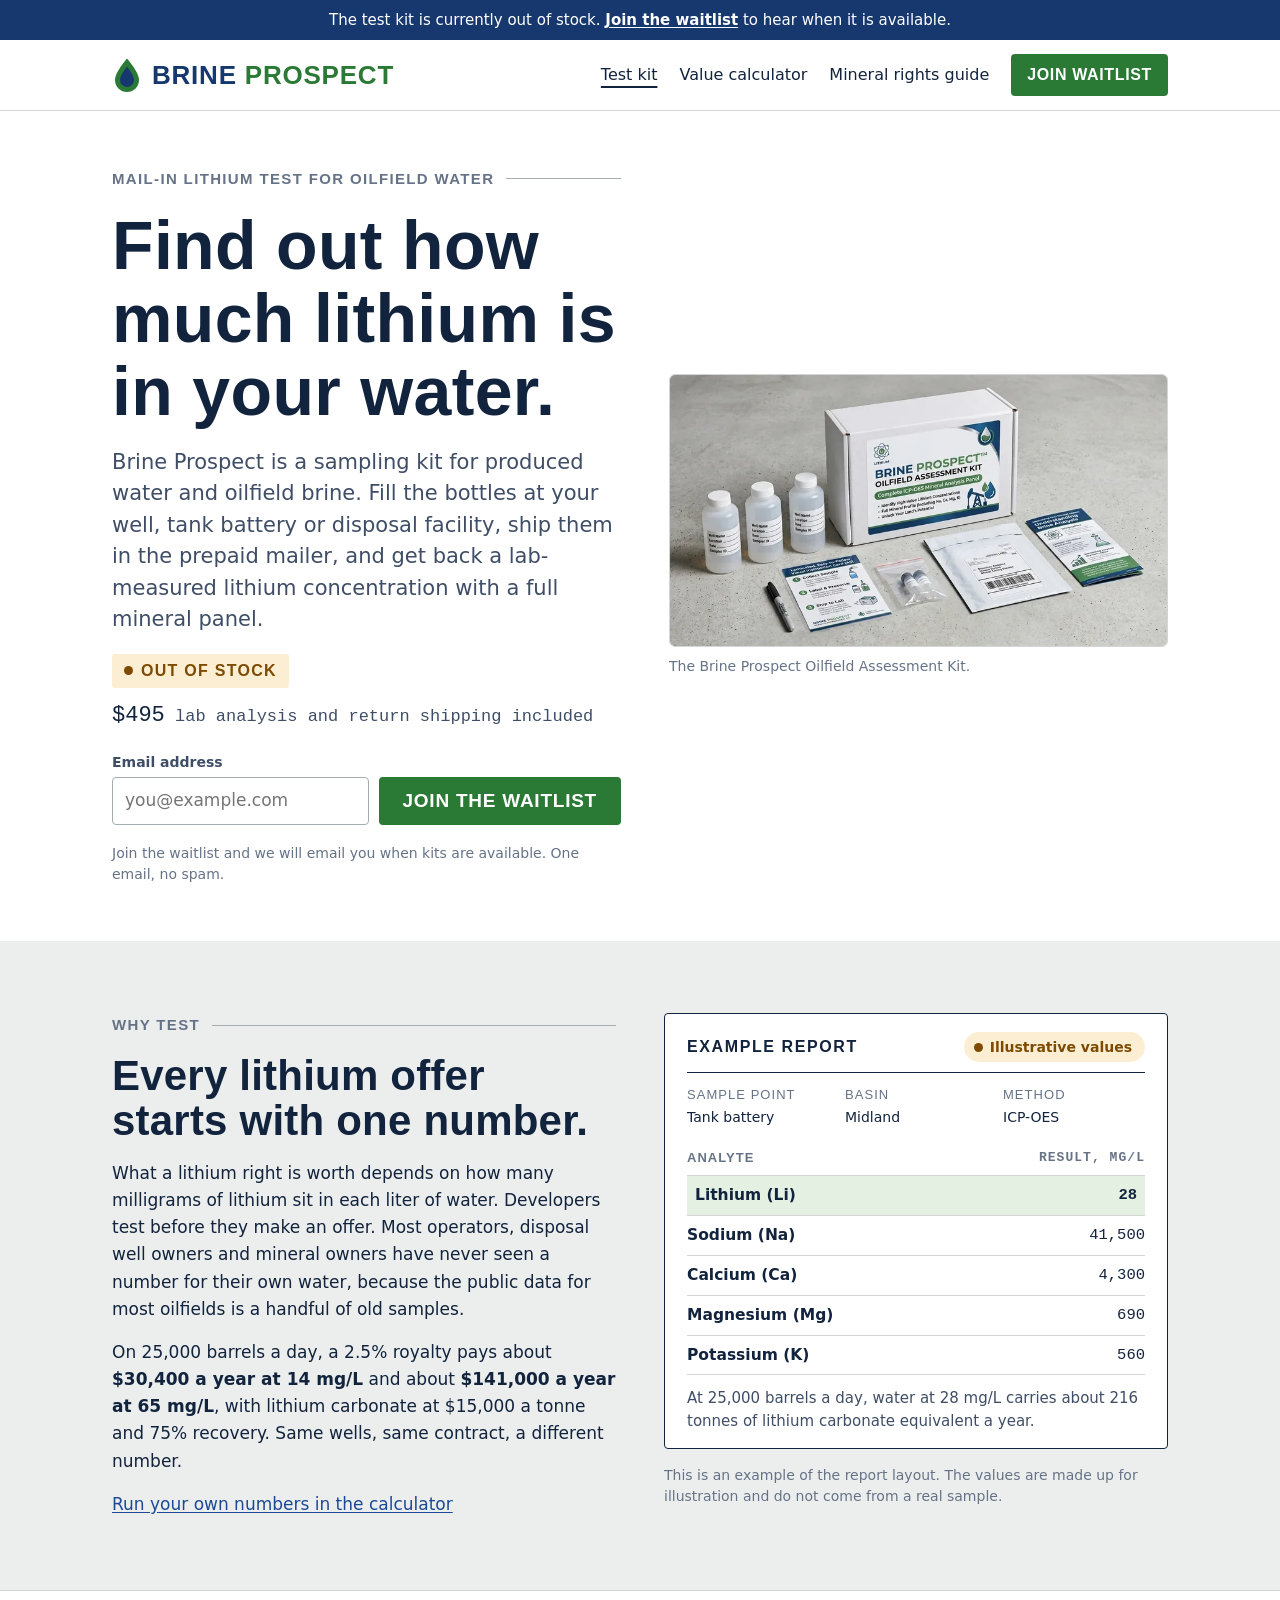
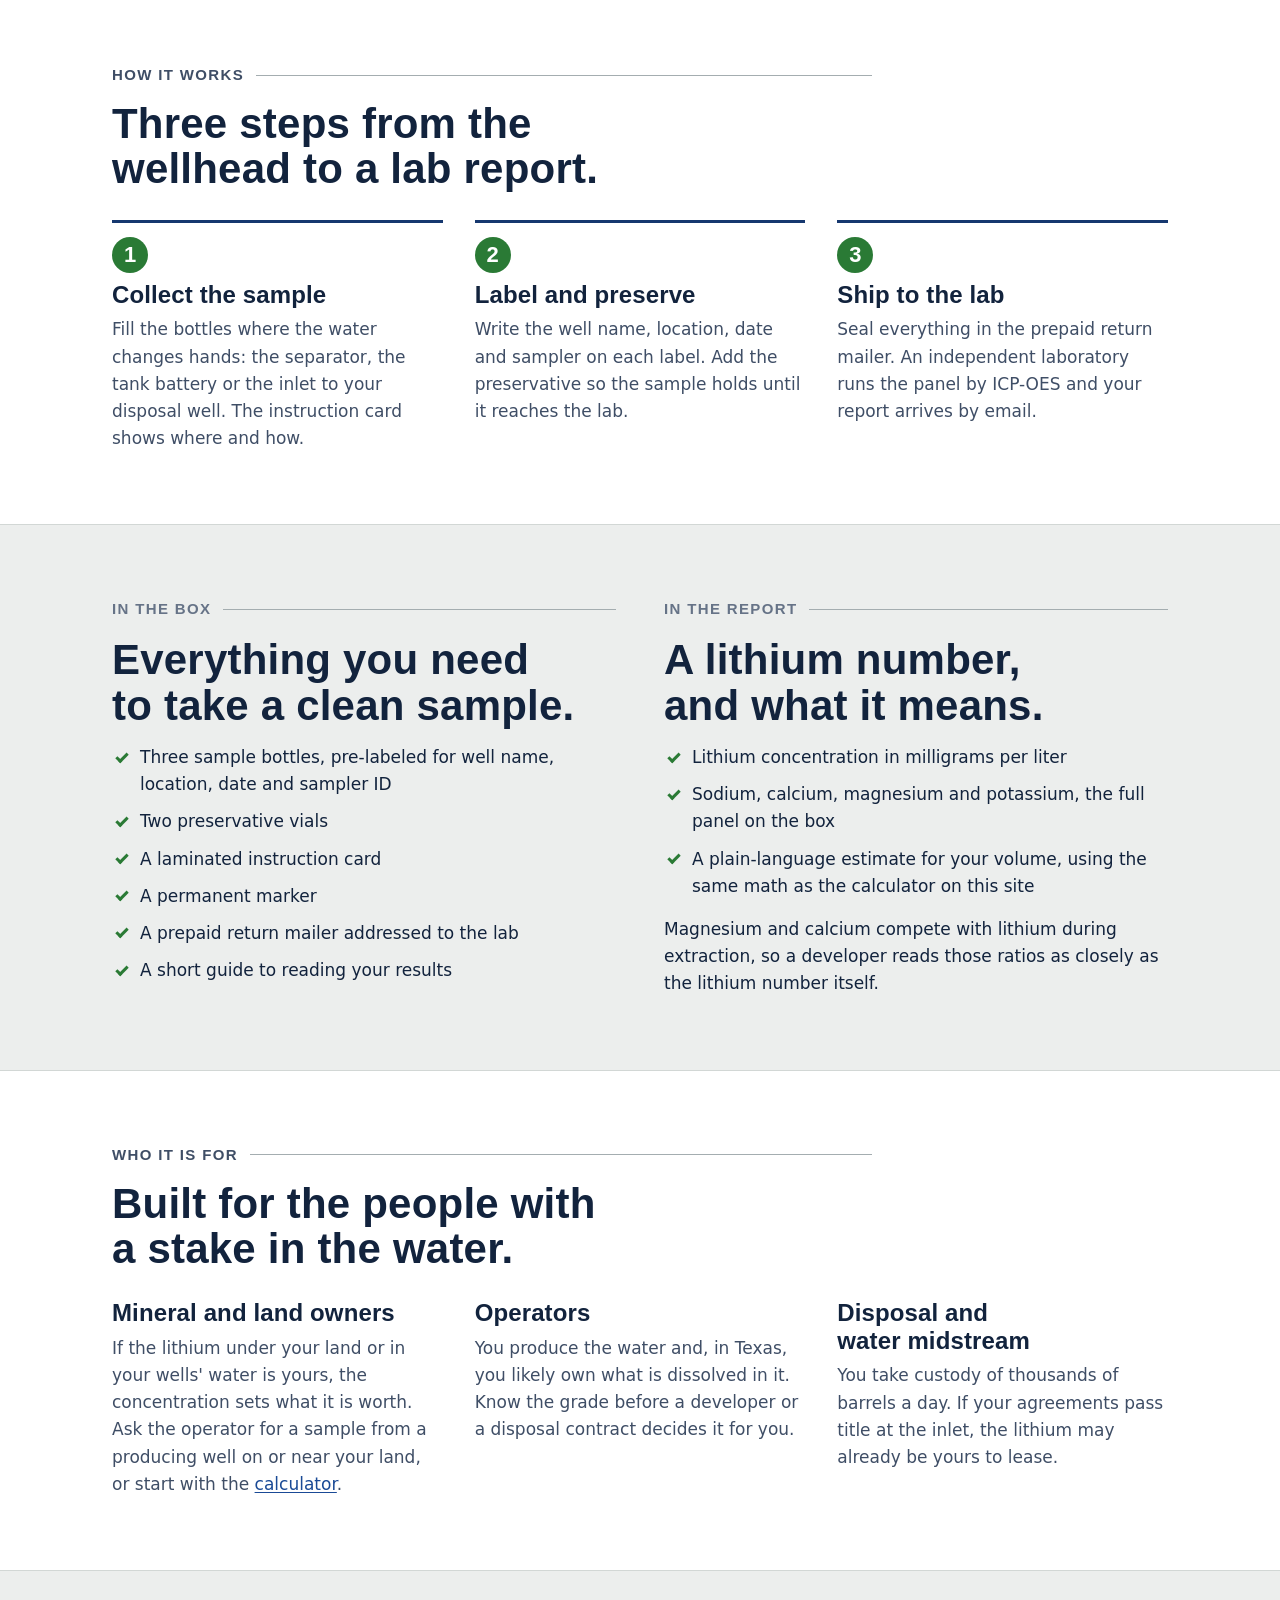
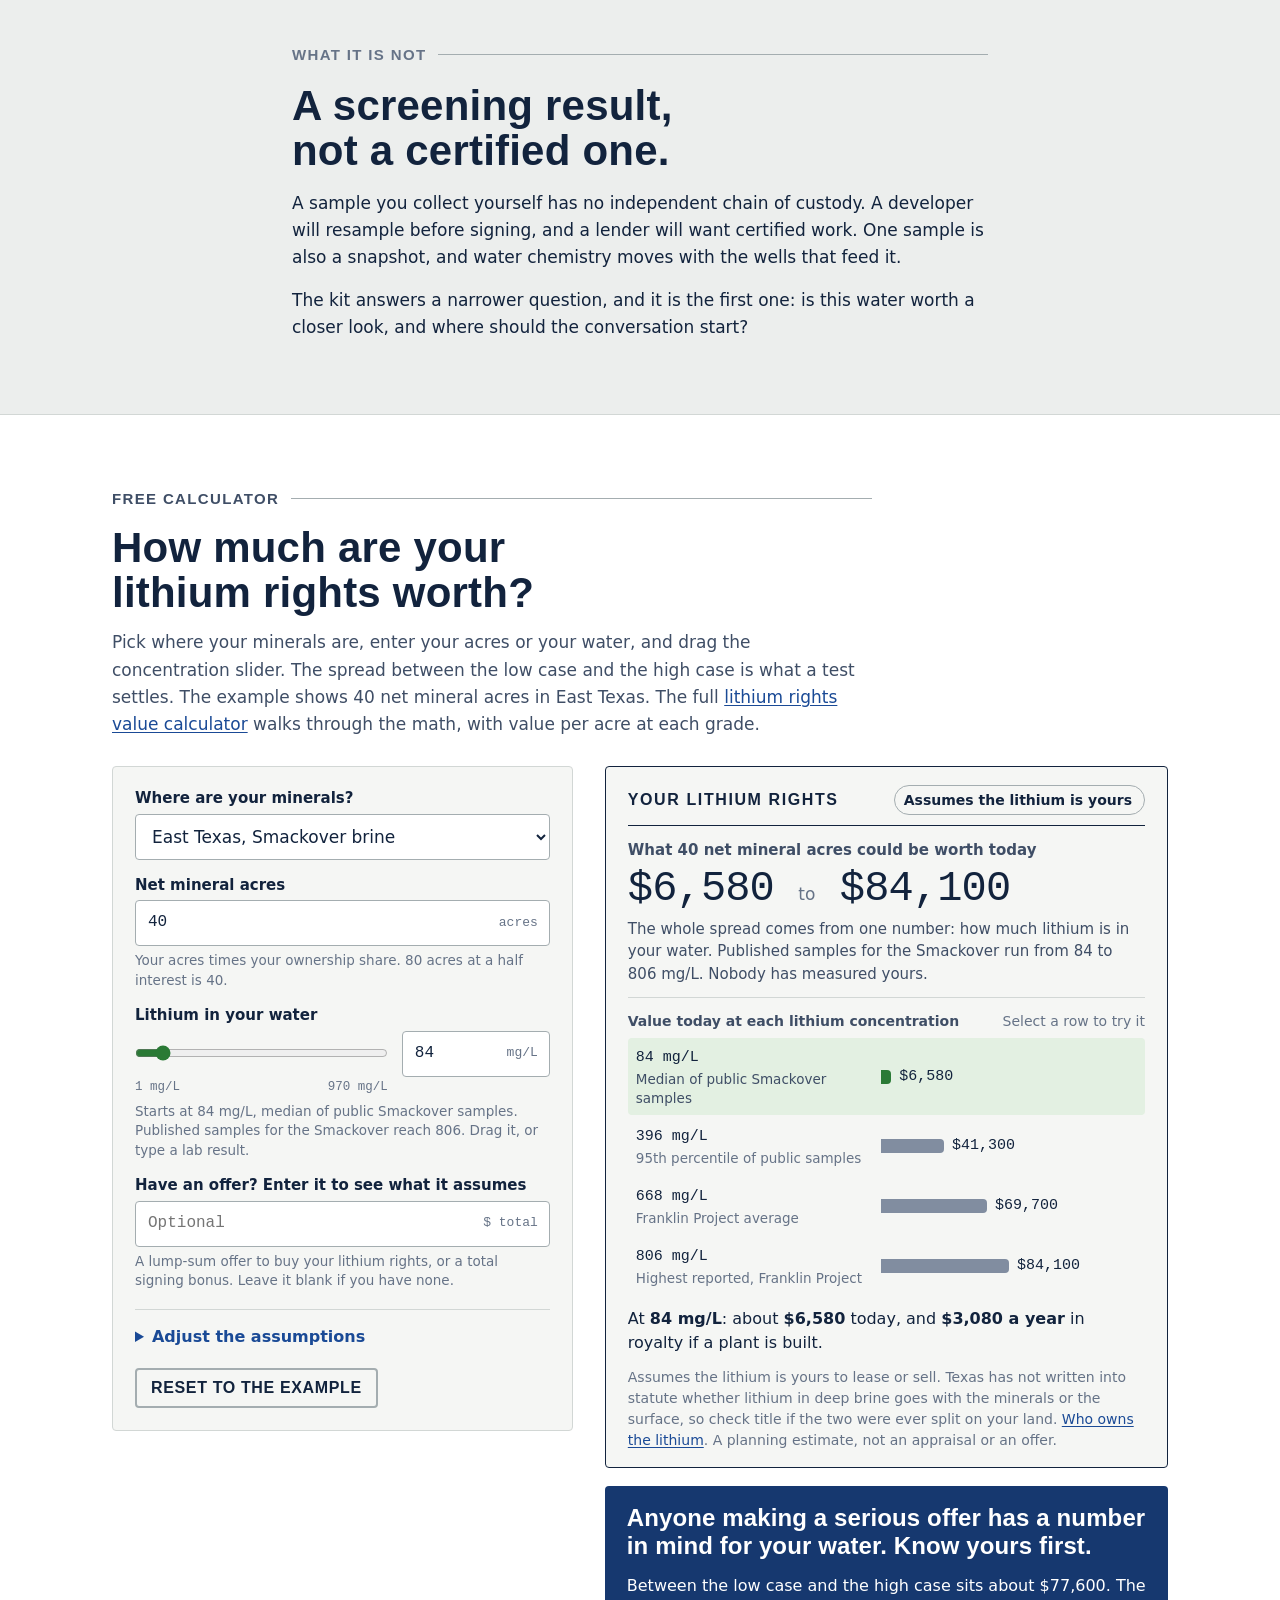
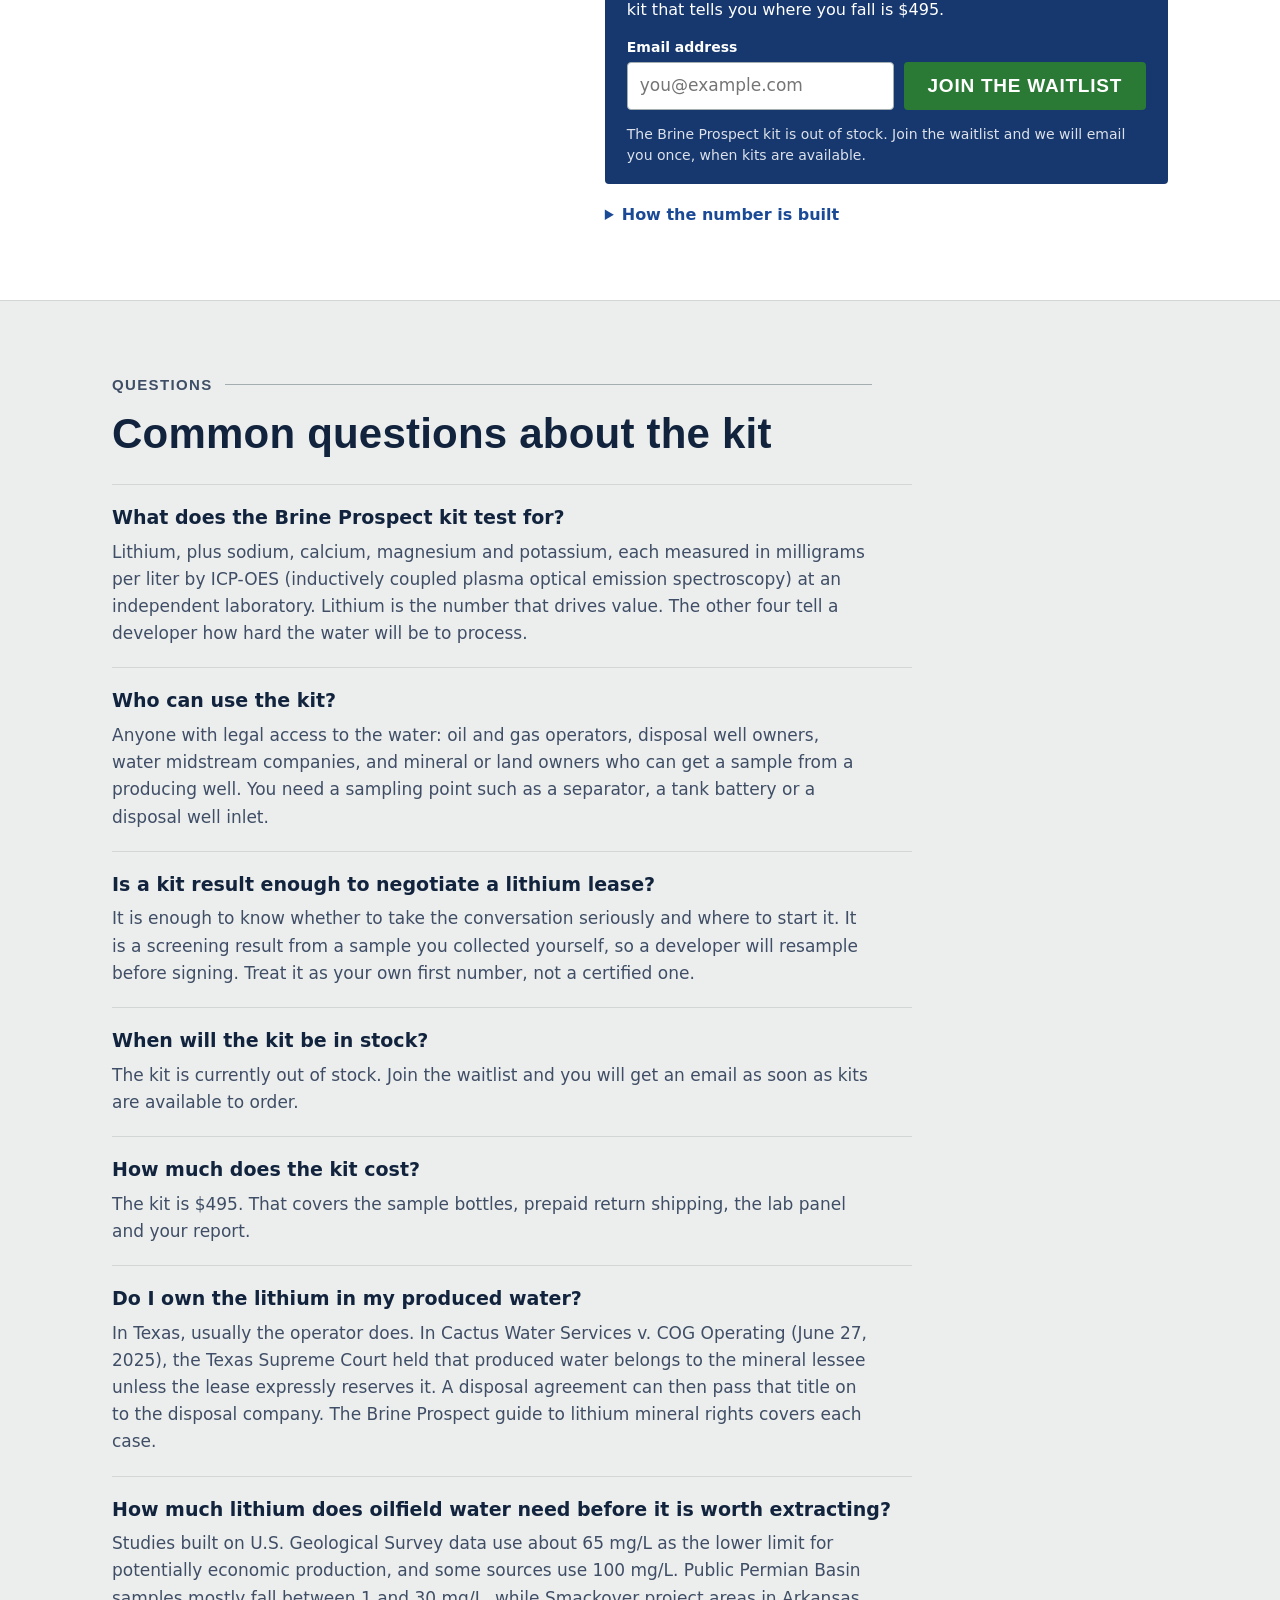
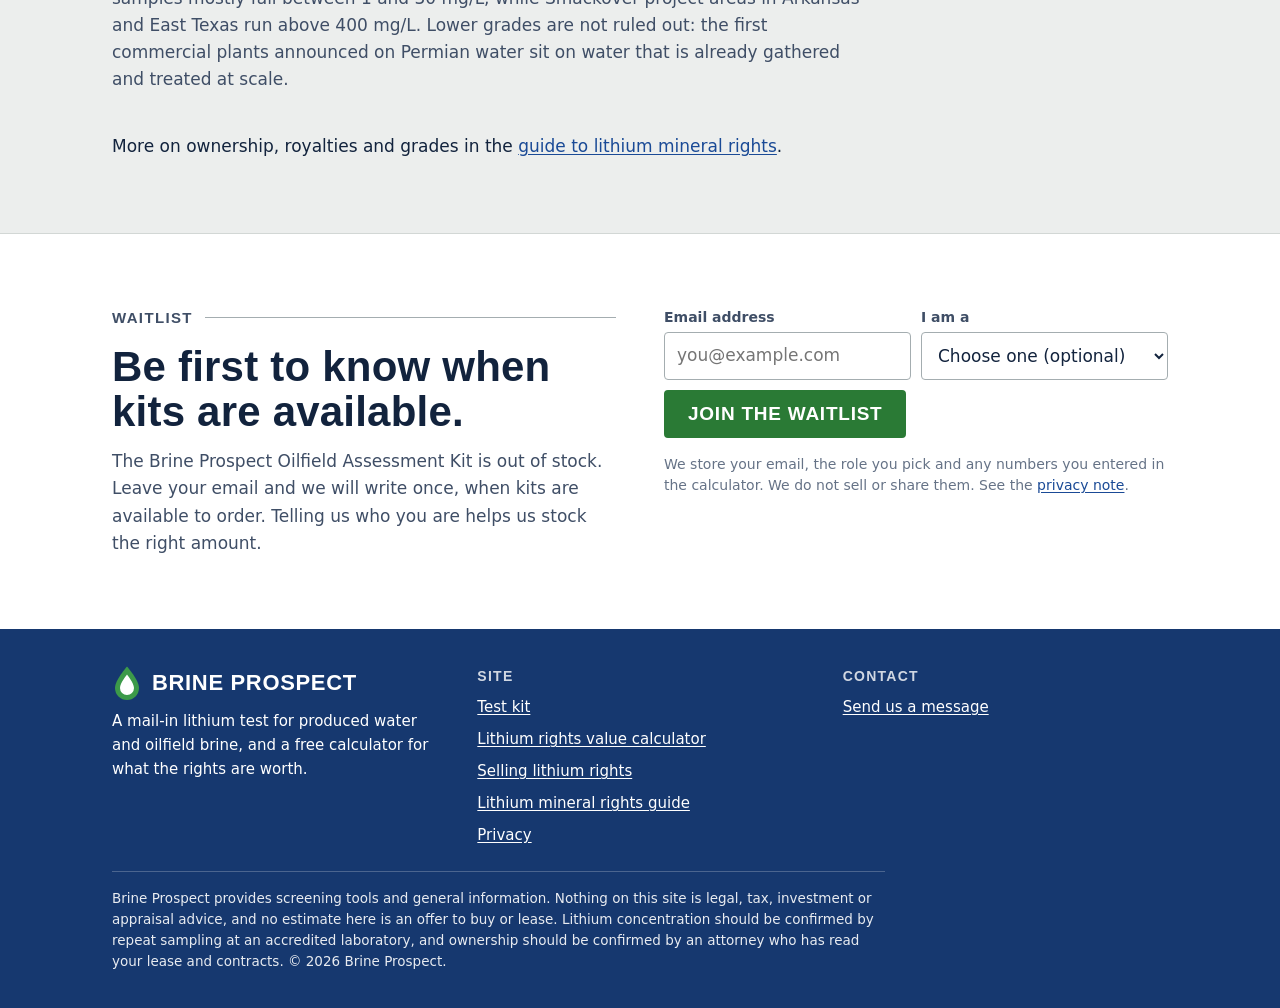
<file: index.html>
<!doctype html>
<html lang="en" data-path="/">
<head>
<meta charset="utf-8">
<meta name="viewport" content="width=device-width, initial-scale=1, viewport-fit=cover">
<meta http-equiv="Content-Security-Policy" content="default-src 'self'; script-src 'self' https://www.googletagmanager.com; style-src 'self' 'unsafe-inline' https://fonts.googleapis.com; font-src 'self' https://fonts.gstatic.com; img-src 'self' data:; connect-src 'self' https://script.google.com https://script.googleusercontent.com https://*.google-analytics.com https://*.googletagmanager.com; form-action 'self'; base-uri 'self'; object-src 'none'">
<meta name="referrer" content="strict-origin-when-cross-origin">
<title>Lithium Test Kit for Produced Water &amp; Brine | Brine Prospect</title>
<meta name="description" content="Mail-in kit that measures the lithium in your produced water or oilfield brine. Free calculator for what your lithium rights are worth. Join the waitlist.">
<link rel="canonical" href="https://brineprospect.com/">
<meta name="robots" content="index, follow, max-image-preview:large, max-snippet:-1">
<meta property="og:type" content="website">
<meta property="og:site_name" content="Brine Prospect">
<meta property="og:title" content="Lithium Test Kit for Produced Water &amp; Brine | Brine Prospect">
<meta property="og:description" content="Mail-in kit that measures the lithium in your produced water or oilfield brine. Free calculator for what your lithium rights are worth. Join the waitlist.">
<meta property="og:url" content="https://brineprospect.com/">
<meta property="og:image" content="https://brineprospect.com/assets/og.jpg">
<meta property="og:image:width" content="1200">
<meta property="og:image:height" content="630">
<meta property="og:image:alt" content="The Brine Prospect Oilfield Assessment Kit: sample bottles, box, instruction card and return mailer.">
<meta name="twitter:card" content="summary_large_image">
<meta name="theme-color" content="#16386f">
<link rel="icon" href="assets/favicon.svg" type="image/svg+xml">
<link rel="apple-touch-icon" href="assets/apple-touch-icon.png">
<link rel="preconnect" href="https://fonts.googleapis.com">
<link rel="preconnect" href="https://fonts.gstatic.com" crossorigin>
<link rel="stylesheet" href="https://fonts.googleapis.com/css2?family=Barlow+Condensed:wght@600;700&family=IBM+Plex+Mono:wght@400;500&family=Public+Sans:wght@400;600;700&display=swap">
<link rel="stylesheet" href="assets/site.css">
<script type="application/ld+json">{"@context":"https://schema.org","@graph":[{"@type":"Organization","@id":"https://brineprospect.com/#org","name":"Brine Prospect","url":"https://brineprospect.com/","logo":"https://brineprospect.com/assets/apple-touch-icon.png","contactPoint":{"@type":"ContactPoint","contactType":"customer support","url":"https://brineprospect.com/contact/"}},{"@type":"WebSite","@id":"https://brineprospect.com/#site","url":"https://brineprospect.com/","name":"Brine Prospect","publisher":{"@id":"https://brineprospect.com/#org"},"inLanguage":"en-US"},{"@type":"Product","@id":"https://brineprospect.com/#kit","name":"Brine Prospect Oilfield Assessment Kit","description":"A mail-in sampling kit for produced water and oilfield brine. Collect a sample, ship it prepaid, and get a lab-measured lithium concentration with sodium, calcium, magnesium and potassium by ICP-OES.","image":["https://brineprospect.com/assets/kit-1408.jpg"],"brand":{"@type":"Brand","name":"Brine Prospect"},"category":"Water testing kit","offers":{"@type":"Offer","url":"https://brineprospect.com/","price":"495","priceCurrency":"USD","availability":"https://schema.org/OutOfStock","itemCondition":"https://schema.org/NewCondition"}}]}</script>
<script type="application/ld+json">{"@context":"https://schema.org","@type":"FAQPage","mainEntity":[{"@type":"Question","name":"What does the Brine Prospect kit test for?","acceptedAnswer":{"@type":"Answer","text":"Lithium, plus sodium, calcium, magnesium and potassium, each measured in milligrams per liter by ICP-OES (inductively coupled plasma optical emission spectroscopy) at an independent laboratory. Lithium is the number that drives value. The other four tell a developer how hard the water will be to process."}},{"@type":"Question","name":"Who can use the kit?","acceptedAnswer":{"@type":"Answer","text":"Anyone with legal access to the water: oil and gas operators, disposal well owners, water midstream companies, and mineral or land owners who can get a sample from a producing well. You need a sampling point such as a separator, a tank battery or a disposal well inlet."}},{"@type":"Question","name":"Is a kit result enough to negotiate a lithium lease?","acceptedAnswer":{"@type":"Answer","text":"It is enough to know whether to take the conversation seriously and where to start it. It is a screening result from a sample you collected yourself, so a developer will resample before signing. Treat it as your own first number, not a certified one."}},{"@type":"Question","name":"When will the kit be in stock?","acceptedAnswer":{"@type":"Answer","text":"The kit is currently out of stock. Join the waitlist and you will get an email as soon as kits are available to order."}},{"@type":"Question","name":"How much does the kit cost?","acceptedAnswer":{"@type":"Answer","text":"The kit is $495. That covers the sample bottles, prepaid return shipping, the lab panel and your report."}},{"@type":"Question","name":"Do I own the lithium in my produced water?","acceptedAnswer":{"@type":"Answer","text":"In Texas, usually the operator does. In Cactus Water Services v. COG Operating (June 27, 2025), the Texas Supreme Court held that produced water belongs to the mineral lessee unless the lease expressly reserves it. A disposal agreement can then pass that title on to the disposal company. The Brine Prospect guide to lithium mineral rights covers each case."}},{"@type":"Question","name":"How much lithium does oilfield water need before it is worth extracting?","acceptedAnswer":{"@type":"Answer","text":"Studies built on U.S. Geological Survey data use about 65 mg/L as the lower limit for potentially economic production, and some sources use 100 mg/L. Public Permian Basin samples mostly fall between 1 and 30 mg/L, while Smackover project areas in Arkansas and East Texas run above 400 mg/L. Lower grades are not ruled out: the first commercial plants announced on Permian water sit on water that is already gathered and treated at scale."}}]}</script>
</head>
<body>
<a class="skip" href="#main">Skip to content</a>
<div class="stockbar">The test kit is currently out of stock. <a href="#waitlist">Join the waitlist</a> to hear when it is available.</div>
<header class="site-head">
  <div class="wrap head-row">
    <a class="logo" href="./" aria-label="Brine Prospect home"><svg viewBox="0 0 30 36" aria-hidden="true" focusable="false"><path d="M15 1.5C15 1.5 3 15.2 3 23a12 12 0 0 0 24 0C27 15.2 15 1.5 15 1.5Z" fill="var(--drop-outer)"/><path d="M15 9.5c0 0-7 8.6-7 13.6a7 7 0 0 0 14 0c0-5-7-13.6-7-13.6Z" fill="var(--drop-inner)"/></svg><span><span class="b">BRINE</span> <span class="p">PROSPECT</span></span></a>
    <nav class="site-nav" aria-label="Main">
      <a href="./" aria-current="page">Test kit</a>
      <a href="lithium-lease-calculator/">Value calculator</a>
      <a href="lithium-mineral-rights/">Mineral rights guide</a>
      <a class="btn" href="#waitlist">Join waitlist</a>
    </nav>
  </div>
</header>
<main id="main">

<section class="hero">
  <div class="wrap hero-grid">
    <div class="hero-copy">
      <p class="label">Mail-in lithium test for oilfield water</p>
      <h1>Find out how much lithium is in your water.</h1>
      <p class="lede">Brine Prospect is a sampling kit for produced water and oilfield brine. Fill the bottles at your well, tank battery or disposal facility, ship them in the prepaid mailer, and get back a lab-measured lithium concentration with a full mineral panel.</p>
      <div class="buyline"><span class="tag out">Out of stock</span><span class="price"><b>$495</b> lab analysis and return shipping included</span></div>
      <form class="wl" data-waitlist id="wl-top" novalidate>
  <div class="wl-row">
    <div class="wl-field"><label for="wl-top-email">Email address</label>
      <input type="email" id="wl-top-email" name="email" autocomplete="email" inputmode="email" placeholder="you@example.com" required>
    </div>
    <button type="submit" class="btn">Join the waitlist</button>
  </div>
  <div class="hp" aria-hidden="true"><label for="wl-top-hp">Leave this field empty</label><input type="text" id="wl-top-hp" name="hp" tabindex="-1" autocomplete="off"></div>
  <p class="wl-status" role="status" hidden></p>
</form>
<div class="wl-done" hidden><b>You are on the list.</b><span class="wl-done-msg"></span></div>
      <p class="fine">Join the waitlist and we will email you when kits are available. One email, no spam.</p>
    </div>
    <figure class="hero-photo">
      <picture>
        <source type="image/webp" srcset="assets/kit-800.webp 800w, assets/kit-1408.webp 1408w" sizes="(min-width: 900px) 540px, 92vw">
        <img src="assets/kit-1408.jpg" width="1408" height="768" alt="The Brine Prospect Oilfield Assessment Kit: three labeled sample bottles, the kit box, an instruction card, preservative vials, a marker and a prepaid return mailer." fetchpriority="high">
      </picture>
      <figcaption>The Brine Prospect Oilfield Assessment Kit.</figcaption>
    </figure>
  </div>
</section>

<section class="sec" aria-labelledby="why-h">
  <div class="wrap split">
    <div class="stack">
      <p class="label">Why test</p>
      <h2 id="why-h">Every lithium offer starts with one number.</h2>
      <p>What a lithium right is worth depends on how many milligrams of lithium sit in each liter of water. Developers test before they make an offer. Most operators, disposal well owners and mineral owners have never seen a number for their own water, because the public data for most oilfields is a handful of old samples.</p>
      <p>On 25,000 barrels a day, a 2.5% royalty pays about <strong>$30,400 a year at 14 mg/L</strong> and about <strong>$141,000 a year at 65 mg/L</strong>, with lithium carbonate at $15,000 a tonne and 75% recovery. Same wells, same contract, a different number.</p>
      <p><a href="#calculator">Run your own numbers in the calculator</a></p>
    </div>
    <div class="stack">
      <div class="coa" role="group" aria-label="Example lab report">
        <div class="coa-head"><span class="coa-title">Example report</span><span class="pill warn"><i aria-hidden="true"></i>Illustrative values</span></div>
        <div class="coa-meta">
          <div><span>Sample point</span>Tank battery</div>
          <div><span>Basin</span>Midland</div>
          <div><span>Method</span>ICP-OES</div>
        </div>
        <table>
          <thead><tr><th scope="col">Analyte</th><th scope="col" class="r">Result, mg/L</th></tr></thead>
          <tbody>
            <tr class="li"><th scope="row">Lithium (Li)</th><td class="r">28</td></tr>
            <tr><th scope="row">Sodium (Na)</th><td class="r">41,500</td></tr>
            <tr><th scope="row">Calcium (Ca)</th><td class="r">4,300</td></tr>
            <tr><th scope="row">Magnesium (Mg)</th><td class="r">690</td></tr>
            <tr><th scope="row">Potassium (K)</th><td class="r">560</td></tr>
          </tbody>
        </table>
        <p class="own-note">At 25,000 barrels a day, water at 28 mg/L carries about 216 tonnes of lithium carbonate equivalent a year.</p>
      </div>
      <p class="fine">This is an example of the report layout. The values are made up for illustration and do not come from a real sample.</p>
    </div>
  </div>
</section>

<section class="sec paper" aria-labelledby="how-h">
  <div class="wrap">
    <div class="sec-head">
      <p class="label">How it works</p>
      <h2 id="how-h">Three steps from the wellhead to a lab report.</h2>
    </div>
    <ol class="steps">
      <li><h3>Collect the sample</h3><p>Fill the bottles where the water changes hands: the separator, the tank battery or the inlet to your disposal well. The instruction card shows where and how.</p></li>
      <li><h3>Label and preserve</h3><p>Write the well name, location, date and sampler on each label. Add the preservative so the sample holds until it reaches the lab.</p></li>
      <li><h3>Ship to the lab</h3><p>Seal everything in the prepaid return mailer. An independent laboratory runs the panel by ICP-OES and your report arrives by email.</p></li>
    </ol>
  </div>
</section>

<section class="sec" aria-labelledby="box-h">
  <div class="wrap split">
    <div class="stack">
      <p class="label">In the box</p>
      <h2 id="box-h">Everything you need to take a clean sample.</h2>
      <ul class="ticks">
        <li>Three sample bottles, pre-labeled for well name, location, date and sampler ID</li>
        <li>Two preservative vials</li>
        <li>A laminated instruction card</li>
        <li>A permanent marker</li>
        <li>A prepaid return mailer addressed to the lab</li>
        <li>A short guide to reading your results</li>
      </ul>
    </div>
    <div class="stack">
      <p class="label">In the report</p>
      <h2>A lithium number, and what it means.</h2>
      <ul class="ticks">
        <li>Lithium concentration in milligrams per liter</li>
        <li>Sodium, calcium, magnesium and potassium, the full panel on the box</li>
        <li>A plain-language estimate for your volume, using the same math as the calculator on this site</li>
      </ul>
      <p>Magnesium and calcium compete with lithium during extraction, so a developer reads those ratios as closely as the lithium number itself.</p>
    </div>
  </div>
</section>

<section class="sec paper" aria-labelledby="who-h">
  <div class="wrap">
    <div class="sec-head">
      <p class="label">Who it is for</p>
      <h2 id="who-h">Built for the people with a stake in the water.</h2>
    </div>
    <div class="cols">
      <div><h3>Mineral and land owners</h3><p>If the lithium under your land or in your wells' water is yours, the concentration sets what it is worth. Ask the operator for a sample from a producing well on or near your land, or start with the <a href="#calculator">calculator</a>.</p></div>
      <div><h3>Operators</h3><p>You produce the water and, in Texas, you likely own what is dissolved in it. Know the grade before a developer or a disposal contract decides it for you.</p></div>
      <div><h3>Disposal and water midstream</h3><p>You take custody of thousands of barrels a day. If your agreements pass title at the inlet, the lithium may already be yours to lease.</p></div>
    </div>
  </div>
</section>

<section class="sec" aria-labelledby="limits-h">
  <div class="wrap narrow">
    <div class="stack">
      <p class="label">What it is not</p>
      <h2 id="limits-h">A screening result, not a certified one.</h2>
      <p>A sample you collect yourself has no independent chain of custody. A developer will resample before signing, and a lender will want certified work. One sample is also a snapshot, and water chemistry moves with the wells that feed it.</p>
      <p>The kit answers a narrower question, and it is the first one: is this water worth a closer look, and where should the conversation start?</p>
    </div>
  </div>
</section>

<section class="sec paper" aria-labelledby="calc-h">
  <div class="wrap">
    <div class="sec-head">
      <p class="label">Free calculator</p>
      <h2 id="calc-h">How much are your lithium rights worth?</h2>
      <p>Pick where your minerals are, enter your acres or your water, and drag the concentration slider. The spread between the low case and the high case is what a test settles. The example shows 40 net mineral acres in East Texas. The full <a href="lithium-lease-calculator/">lithium rights value calculator</a> walks through the math, with value per acre at each grade.</p>
    </div>
    <div class="calc" id="calculator">
  <form id="c-form" class="calc-form" autocomplete="off" novalidate data-kit-price="495" data-guide="lithium-mineral-rights/#ownership">
    <div class="fields">
      <div class="field full"><label for="c-basin">Where are your minerals?</label>
        <select id="c-basin"><option value="tx">East Texas, Smackover brine</option><option value="ar">Arkansas, Smackover brine</option><option value="permian">Permian Basin, oil and gas wells</option><option value="bakken">Williston Basin (Bakken), oil and gas wells</option><option value="marcellus">Appalachian Basin (Marcellus), gas wells</option><option value="other-acre">Somewhere else, a brine lease on acreage</option><option value="other-water">Somewhere else, oil and gas wells</option></select>
      </div>
      <div class="field full" id="c-acres-field"><label for="c-acres">Net mineral acres</label>
        <div class="control has-unit"><input type="number" id="c-acres" inputmode="decimal" min="0" step="1" value="40"><span class="unit">acres</span></div>
        <span class="help">Your acres times your ownership share. 80 acres at a half interest is 40.</span>
      </div>
      <div class="field full" id="c-bbl-field" hidden><label for="c-bbl">Water produced from your minerals</label>
        <div class="control has-unit"><input type="number" id="c-bbl" inputmode="decimal" min="0" step="100" value="2000"><span class="unit">bbl/day</span></div>
        <span class="help">Ask your operator if you do not know. One horizontal well can make several hundred to a few thousand barrels of water a day. If your tract is pooled with others, count only your share.</span>
      </div>
      <div class="field full conc">
        <label for="c-conc-range">Lithium in your water</label>
        <div class="conc-row">
          <div class="slider">
            <input type="range" id="c-conc-range" min="1" max="970" step="1" value="84" aria-describedby="c-conc-help">
            <div class="scale" aria-hidden="true"><span id="c-scale-lo">1 mg/L</span><span id="c-scale-hi">970 mg/L</span></div>
          </div>
          <div class="control has-unit"><input type="number" id="c-conc" inputmode="decimal" min="0" step="1" value="84" aria-label="Lithium concentration in milligrams per liter"><span class="unit">mg/L</span></div>
        </div>
        <span class="help" id="c-conc-help">This is the number the test kit measures. Drag it, or type a lab result.</span>
      </div>
      <div class="field full"><label for="c-offer">Have an offer? Enter it to see what it assumes</label>
        <div class="control has-unit"><input type="number" id="c-offer" inputmode="decimal" min="0" step="500" placeholder="Optional"><span class="unit">$ total</span></div>
        <span class="help">A lump-sum offer to buy your lithium rights, or a total signing bonus. Leave it blank if you have none.</span>
      </div>
    </div>

    <details class="adv" id="c-adv">
      <summary>Adjust the assumptions</summary>
      <div class="group">
        <div class="fields">
          
      <div class="field"><label for="c-royalty">Royalty rate</label>
        <div class="control has-unit"><input type="number" id="c-royalty" inputmode="decimal" min="0" max="50" step="0.25" value="2.5"><span class="unit">%</span></div>
        <span class="help">Arkansas regulators set 2.5% of lithium revenue in 2025. Everywhere else it is negotiated.</span>
      </div>
          
      <div class="field"><label for="c-price">Long-run lithium carbonate price</label>
        <div class="control has-unit"><input type="number" id="c-price" inputmode="decimal" min="0" step="500" value="15000"><span class="unit">$/tonne</span></div>
        <span class="help">About $18,000 in early October 2026, under $10,000 at the 2025 low.</span>
      </div>
          
      <div class="field"><label for="c-delay">Years until the first royalty check</label>
        <div class="control has-unit"><input type="number" id="c-delay" inputmode="decimal" min="0" max="20" step="1" value="5"><span class="unit">years</span></div>
        <span class="help">Permit, build and start a plant. The first Arkansas unit targets 2028.</span>
      </div>
          
      <div class="field"><label for="c-term">Years of royalty payments</label>
        <div class="control has-unit"><input type="number" id="c-term" inputmode="decimal" min="1" max="40" step="1" value="20"><span class="unit">years</span></div>
        <span class="help">A plant life of 20 years is a fair base.</span>
      </div>
          
      <div class="field"><label for="c-rate">Discount rate</label>
        <div class="control has-unit"><input type="number" id="c-rate" inputmode="decimal" min="0" max="40" step="0.5" value="12"><span class="unit">%</span></div>
        <span class="help">How much less a dollar years from now is worth today. 10 to 15 is common for a plant that is not built.</span>
      </div>
          <div class="field"><label for="c-prob">Chance a plant is built</label>
            <div class="control has-unit"><input type="number" id="c-prob" inputmode="decimal" min="0" max="100" step="1" value="45"><span class="unit">%</span></div>
            <label class="check" for="c-auto"><input type="checkbox" id="c-auto" checked> Set it by concentration</label>
            <span class="help">10% under 25 mg/L, rising to 60% at 100 mg/L and above. A starting point for your own judgment.</span>
          </div>
        </div>
        <div id="adv-acre" class="fields">
          
      <div class="field full"><label for="c-fee">Annual brine fee</label>
        <div class="control has-unit"><input type="number" id="c-fee" inputmode="decimal" min="0" step="0.01" value="0"><span class="unit">$/acre/yr</span></div>
        <span class="help">Arkansas pays $65.05 an acre a year on top of the royalty. Leave at 0 elsewhere unless your lease has one.</span>
      </div>
          <p class="help full">Acreage estimates scale the first approved Arkansas unit, which plans 1.08 tonnes of lithium carbonate a year per acre at an average of 442 mg/L, to your concentration. That assumes a similar brine flow per acre.</p>
        </div>
        <div id="adv-water" class="fields" hidden>
          
      <div class="field"><label for="c-share">Share of that water that is yours</label>
        <div class="control has-unit"><input type="number" id="c-share" inputmode="decimal" min="0" max="100" step="5" value="100"><span class="unit">%</span></div>
        <span class="help">Lower this if the wells are pooled with other tracts.</span>
      </div>
          
      <div class="field"><label for="c-recovery">Recovery to lithium carbonate</label>
        <div class="control has-unit"><input type="number" id="c-recovery" inputmode="decimal" min="0" max="100" step="1" value="75"><span class="unit">%</span></div>
        <span class="help">Extraction steps claim above 85%. End to end, 65 to 85 is the honest band.</span>
      </div>
        </div>
      </div>
    </details>
    <div class="form-actions"><button type="button" class="btn-ghost" id="c-reset">Reset to the example</button></div>
  </form>
  <div class="calc-out">
    <div id="c-out"><noscript><p class="note">The calculator needs JavaScript. The worked examples and formulas on the calculator page show the same math.</p></noscript></div>
    <div class="calc-cta" id="c-cta">
      <h3>Anyone making a serious offer has a number in mind for your water. Know yours first.</h3>
      <p id="c-pitch">The kit measures the one number this estimate cannot know.</p>
      <form class="wl" data-waitlist id="wl-calc" novalidate>
  <div class="wl-row">
    <div class="wl-field"><label for="wl-calc-email">Email address</label>
      <input type="email" id="wl-calc-email" name="email" autocomplete="email" inputmode="email" placeholder="you@example.com" required>
    </div>
    <button type="submit" class="btn">Join the waitlist</button>
  </div>
  <div class="hp" aria-hidden="true"><label for="wl-calc-hp">Leave this field empty</label><input type="text" id="wl-calc-hp" name="hp" tabindex="-1" autocomplete="off"></div>
  <p class="wl-status" role="status" hidden></p>
</form>
<div class="wl-done" hidden><b>You are on the list.</b><span class="wl-done-msg"></span></div>
      <p class="fine">The Brine Prospect kit is out of stock. Join the waitlist and we will email you once, when kits are available.</p>
    </div>
    <div id="c-built"></div>
    <p id="c-live" class="sr" aria-live="polite"></p>
  </div>
</div>
  </div>
</section>

<section class="sec" aria-labelledby="faq-h">
  <div class="wrap">
    <div class="sec-head">
      <p class="label">Questions</p>
      <h2 id="faq-h">Common questions about the kit</h2>
    </div>
    <div class="faq"><div><h3>What does the Brine Prospect kit test for?</h3><p>Lithium, plus sodium, calcium, magnesium and potassium, each measured in milligrams per liter by ICP-OES (inductively coupled plasma optical emission spectroscopy) at an independent laboratory. Lithium is the number that drives value. The other four tell a developer how hard the water will be to process.</p></div><div><h3>Who can use the kit?</h3><p>Anyone with legal access to the water: oil and gas operators, disposal well owners, water midstream companies, and mineral or land owners who can get a sample from a producing well. You need a sampling point such as a separator, a tank battery or a disposal well inlet.</p></div><div><h3>Is a kit result enough to negotiate a lithium lease?</h3><p>It is enough to know whether to take the conversation seriously and where to start it. It is a screening result from a sample you collected yourself, so a developer will resample before signing. Treat it as your own first number, not a certified one.</p></div><div><h3>When will the kit be in stock?</h3><p>The kit is currently out of stock. Join the waitlist and you will get an email as soon as kits are available to order.</p></div><div><h3>How much does the kit cost?</h3><p>The kit is $495. That covers the sample bottles, prepaid return shipping, the lab panel and your report.</p></div><div><h3>Do I own the lithium in my produced water?</h3><p>In Texas, usually the operator does. In Cactus Water Services v. COG Operating (June 27, 2025), the Texas Supreme Court held that produced water belongs to the mineral lessee unless the lease expressly reserves it. A disposal agreement can then pass that title on to the disposal company. The Brine Prospect guide to lithium mineral rights covers each case.</p></div><div><h3>How much lithium does oilfield water need before it is worth extracting?</h3><p>Studies built on U.S. Geological Survey data use about 65 mg/L as the lower limit for potentially economic production, and some sources use 100 mg/L. Public Permian Basin samples mostly fall between 1 and 30 mg/L, while Smackover project areas in Arkansas and East Texas run above 400 mg/L. Lower grades are not ruled out: the first commercial plants announced on Permian water sit on water that is already gathered and treated at scale.</p></div></div>
    <p class="mt">More on ownership, royalties and grades in the <a href="lithium-mineral-rights/">guide to lithium mineral rights</a>.</p>
  </div>
</section>

<section class="sec wl-band" id="waitlist" aria-labelledby="wl-h">
  <div class="wrap inner">
    <div class="copy">
      <p class="label">Waitlist</p>
      <h2 id="wl-h">Be first to know when kits are available.</h2>
      <p>The Brine Prospect Oilfield Assessment Kit is out of stock. Leave your email and we will write once, when kits are available to order. Telling us who you are helps us stock the right amount.</p>
    </div>
    <div class="stack">
      <form class="wl" data-waitlist id="wl-main" novalidate>
  <div class="wl-row">
    <div class="wl-field"><label for="wl-main-email">Email address</label>
      <input type="email" id="wl-main-email" name="email" autocomplete="email" inputmode="email" placeholder="you@example.com" required>
    </div>
    <div class="wl-field"><label for="wl-main-role">I am a</label>
      <select id="wl-main-role" name="role"><option value="">Choose one (optional)</option><option value="Mineral or land owner">Mineral or land owner</option><option value="Oil and gas operator">Oil and gas operator</option><option value="Disposal or water midstream">Disposal well or water midstream</option><option value="Landman, attorney or advisor">Landman, attorney or advisor</option><option value="Lithium developer or investor">Lithium developer or investor</option><option value="Other">Other</option></select>
    </div>
    <button type="submit" class="btn">Join the waitlist</button>
  </div>
  <div class="hp" aria-hidden="true"><label for="wl-main-hp">Leave this field empty</label><input type="text" id="wl-main-hp" name="hp" tabindex="-1" autocomplete="off"></div>
  <p class="wl-status" role="status" hidden></p>
</form>
<div class="wl-done" hidden><b>You are on the list.</b><span class="wl-done-msg"></span></div>
      <p class="fine">We store your email, the role you pick and any numbers you entered in the calculator. We do not sell or share them. See the <a href="privacy/">privacy note</a>.</p>
    </div>
  </div>
</section>

</main>
<footer class="site-foot">
  <div class="wrap">
    <div class="foot-grid">
      <div>
        <a class="logo" href="./" aria-label="Brine Prospect home"><svg viewBox="0 0 30 36" aria-hidden="true" focusable="false"><path d="M15 1.5C15 1.5 3 15.2 3 23a12 12 0 0 0 24 0C27 15.2 15 1.5 15 1.5Z" fill="var(--drop-outer)"/><path d="M15 9.5c0 0-7 8.6-7 13.6a7 7 0 0 0 14 0c0-5-7-13.6-7-13.6Z" fill="var(--drop-inner)"/></svg><span><span class="b">BRINE</span> <span class="p">PROSPECT</span></span></a>
        <p>A mail-in lithium test for produced water and oilfield brine, and a free calculator for what the rights are worth.</p>
      </div>
      <div>
        <span class="foot-h">Site</span>
        <a href="./">Test kit</a>
        <a href="lithium-lease-calculator/">Lithium rights value calculator</a>
        <a href="sell-lithium-mineral-rights/">Selling lithium rights</a>
        <a href="lithium-mineral-rights/">Lithium mineral rights guide</a>
        <a href="privacy/">Privacy</a>
      </div>
      <div>
        <span class="foot-h">Contact</span>
        <a href="contact/">Send us a message</a>
      </div>
    </div>
    <p class="foot-legal">Brine Prospect provides screening tools and general information. Nothing on this site is legal, tax, investment or appraisal advice, and no estimate here is an offer to buy or lease. Lithium concentration should be confirmed by repeat sampling at an accredited laboratory, and ownership should be confirmed by an attorney who has read your lease and contracts. &copy; 2026 Brine Prospect.</p>
  </div>
</footer>
<script src="assets/config.js"></script>
<script src="assets/site.js"></script>
</body>
</html>
</file>
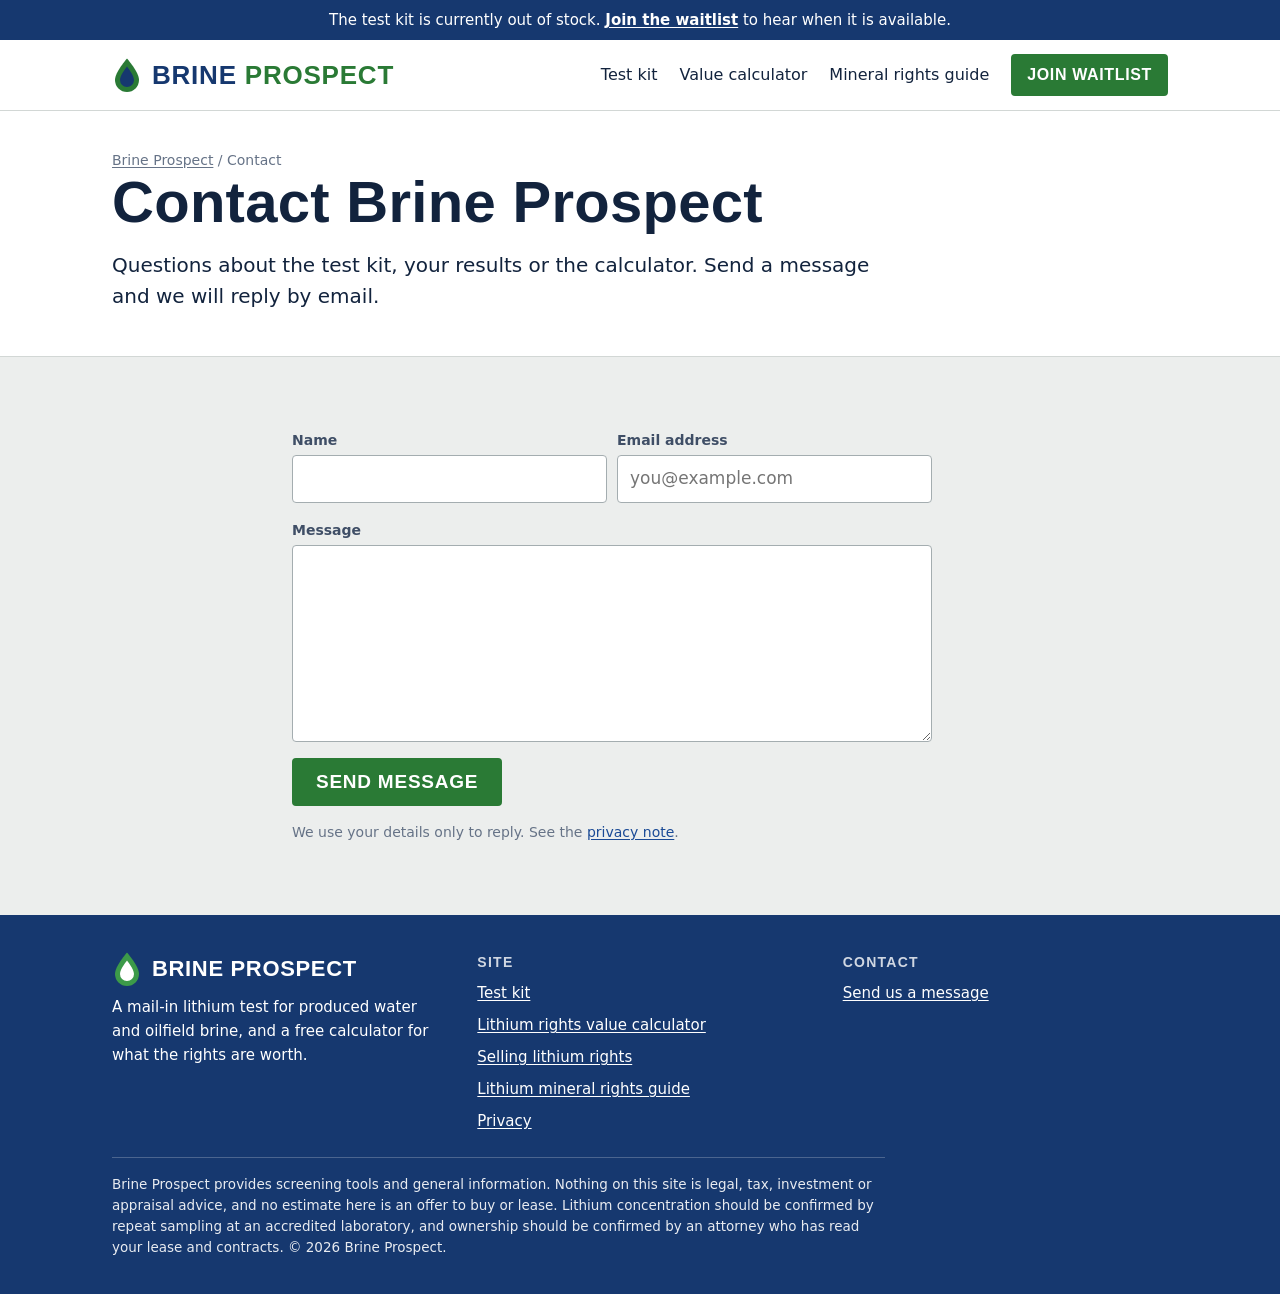
<file: contact/index.html>
<!doctype html>
<html lang="en" data-path="/contact/">
<head>
<meta charset="utf-8">
<meta name="viewport" content="width=device-width, initial-scale=1, viewport-fit=cover">
<meta http-equiv="Content-Security-Policy" content="default-src 'self'; script-src 'self' https://www.googletagmanager.com; style-src 'self' 'unsafe-inline' https://fonts.googleapis.com; font-src 'self' https://fonts.gstatic.com; img-src 'self' data:; connect-src 'self' https://script.google.com https://script.googleusercontent.com https://*.google-analytics.com https://*.googletagmanager.com; form-action 'self'; base-uri 'self'; object-src 'none'">
<meta name="referrer" content="strict-origin-when-cross-origin">
<title>Contact Brine Prospect</title>
<meta name="description" content="Send Brine Prospect a message about the lithium test kit, your results or the lithium lease calculator.">
<link rel="canonical" href="https://brineprospect.com/contact/">
<meta name="robots" content="index, follow, max-image-preview:large, max-snippet:-1">
<meta property="og:type" content="website">
<meta property="og:site_name" content="Brine Prospect">
<meta property="og:title" content="Contact Brine Prospect">
<meta property="og:description" content="Send Brine Prospect a message about the lithium test kit, your results or the lithium lease calculator.">
<meta property="og:url" content="https://brineprospect.com/contact/">
<meta property="og:image" content="https://brineprospect.com/assets/og.jpg">
<meta property="og:image:width" content="1200">
<meta property="og:image:height" content="630">
<meta property="og:image:alt" content="The Brine Prospect Oilfield Assessment Kit: sample bottles, box, instruction card and return mailer.">
<meta name="twitter:card" content="summary_large_image">
<meta name="theme-color" content="#16386f">
<link rel="icon" href="../assets/favicon.svg" type="image/svg+xml">
<link rel="apple-touch-icon" href="../assets/apple-touch-icon.png">
<link rel="preconnect" href="https://fonts.googleapis.com">
<link rel="preconnect" href="https://fonts.gstatic.com" crossorigin>
<link rel="stylesheet" href="https://fonts.googleapis.com/css2?family=Barlow+Condensed:wght@600;700&family=IBM+Plex+Mono:wght@400;500&family=Public+Sans:wght@400;600;700&display=swap">
<link rel="stylesheet" href="../assets/site.css">
<script type="application/ld+json">{"@context":"https://schema.org","@type":"BreadcrumbList","itemListElement":[{"@type":"ListItem","position":1,"name":"Brine Prospect","item":"https://brineprospect.com/"},{"@type":"ListItem","position":2,"name":"Contact","item":"https://brineprospect.com/contact/"}]}</script>
</head>
<body>
<a class="skip" href="#main">Skip to content</a>
<div class="stockbar">The test kit is currently out of stock. <a href="../#waitlist">Join the waitlist</a> to hear when it is available.</div>
<header class="site-head">
  <div class="wrap head-row">
    <a class="logo" href="../" aria-label="Brine Prospect home"><svg viewBox="0 0 30 36" aria-hidden="true" focusable="false"><path d="M15 1.5C15 1.5 3 15.2 3 23a12 12 0 0 0 24 0C27 15.2 15 1.5 15 1.5Z" fill="var(--drop-outer)"/><path d="M15 9.5c0 0-7 8.6-7 13.6a7 7 0 0 0 14 0c0-5-7-13.6-7-13.6Z" fill="var(--drop-inner)"/></svg><span><span class="b">BRINE</span> <span class="p">PROSPECT</span></span></a>
    <nav class="site-nav" aria-label="Main">
      <a href="../">Test kit</a>
      <a href="../lithium-lease-calculator/">Value calculator</a>
      <a href="../lithium-mineral-rights/">Mineral rights guide</a>
      <a class="btn" href="../#waitlist">Join waitlist</a>
    </nav>
  </div>
</header>
<main id="main">

<section class="page-hero">
  <div class="wrap">
    <p class="crumbs"><a href="../">Brine Prospect</a> / Contact</p>
    <div class="stack">
      <h1>Contact Brine Prospect</h1>
      <p class="answer">Questions about the test kit, your results or the calculator. Send a message and we will reply by email.</p>
    </div>
  </div>
</section>
<section class="sec">
  <div class="wrap narrow">
    <form class="wl contact" data-contact data-thanks="../thanks/" id="contact-form" novalidate>
      <div class="wl-row">
        <div class="wl-field"><label for="ct-name">Name</label>
          <input type="text" id="ct-name" name="name" autocomplete="name" maxlength="100">
        </div>
        <div class="wl-field"><label for="ct-email">Email address</label>
          <input type="email" id="ct-email" name="email" autocomplete="email" inputmode="email" placeholder="you@example.com" required>
        </div>
      </div>
      <div class="wl-field"><label for="ct-message">Message</label>
        <textarea id="ct-message" name="message" rows="7" maxlength="4000" required></textarea>
      </div>
      <div class="hp" aria-hidden="true"><label for="ct-hp">Leave this field empty</label><input type="text" id="ct-hp" name="hp" tabindex="-1" autocomplete="off"></div>
      <p class="wl-status" role="status" hidden></p>
      <div><button type="submit" class="btn">Send message</button></div>
      <p class="fine">We use your details only to reply. See the <a href="../privacy/">privacy note</a>.</p>
    </form>
  </div>
</section>
</main>
<footer class="site-foot">
  <div class="wrap">
    <div class="foot-grid">
      <div>
        <a class="logo" href="../" aria-label="Brine Prospect home"><svg viewBox="0 0 30 36" aria-hidden="true" focusable="false"><path d="M15 1.5C15 1.5 3 15.2 3 23a12 12 0 0 0 24 0C27 15.2 15 1.5 15 1.5Z" fill="var(--drop-outer)"/><path d="M15 9.5c0 0-7 8.6-7 13.6a7 7 0 0 0 14 0c0-5-7-13.6-7-13.6Z" fill="var(--drop-inner)"/></svg><span><span class="b">BRINE</span> <span class="p">PROSPECT</span></span></a>
        <p>A mail-in lithium test for produced water and oilfield brine, and a free calculator for what the rights are worth.</p>
      </div>
      <div>
        <span class="foot-h">Site</span>
        <a href="../">Test kit</a>
        <a href="../lithium-lease-calculator/">Lithium rights value calculator</a>
        <a href="../sell-lithium-mineral-rights/">Selling lithium rights</a>
        <a href="../lithium-mineral-rights/">Lithium mineral rights guide</a>
        <a href="../privacy/">Privacy</a>
      </div>
      <div>
        <span class="foot-h">Contact</span>
        <a href="../contact/">Send us a message</a>
      </div>
    </div>
    <p class="foot-legal">Brine Prospect provides screening tools and general information. Nothing on this site is legal, tax, investment or appraisal advice, and no estimate here is an offer to buy or lease. Lithium concentration should be confirmed by repeat sampling at an accredited laboratory, and ownership should be confirmed by an attorney who has read your lease and contracts. &copy; 2026 Brine Prospect.</p>
  </div>
</footer>
<script src="../assets/config.js"></script>
<script src="../assets/site.js"></script>
</body>
</html>
</file>
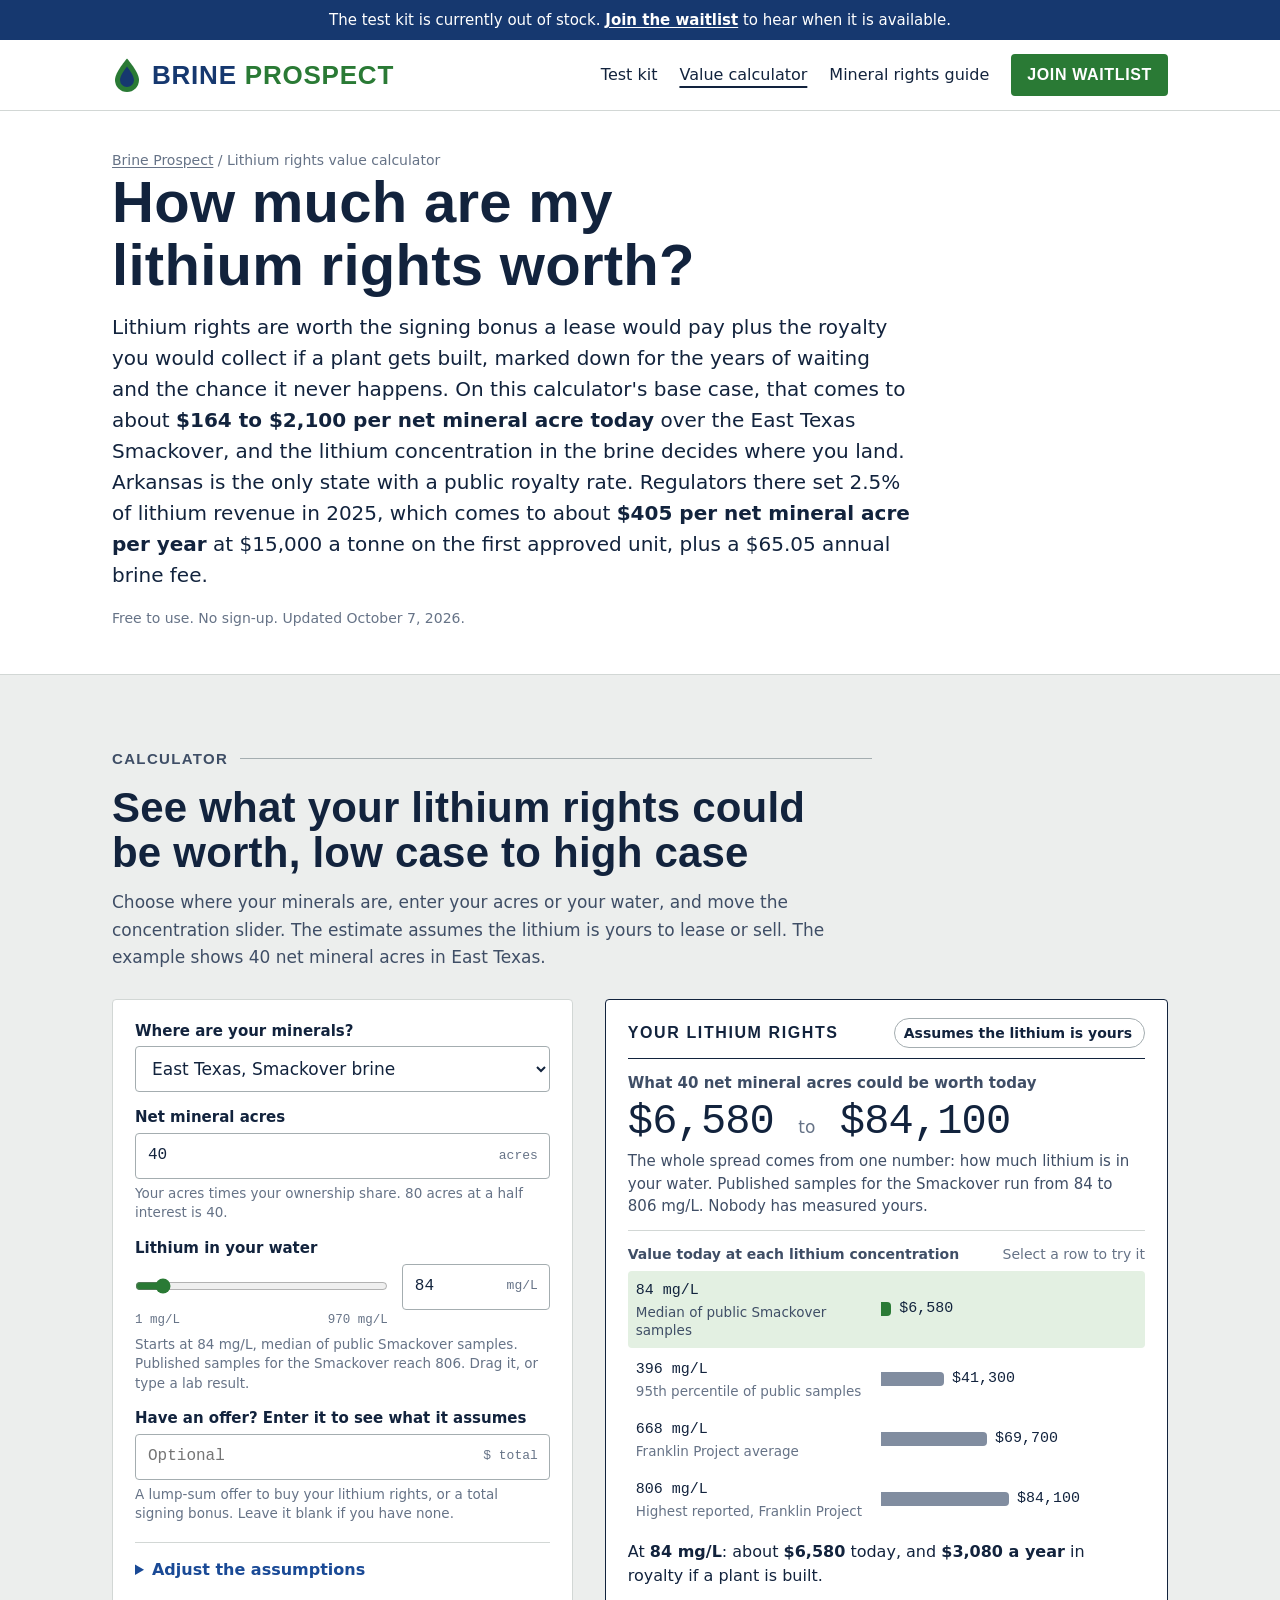
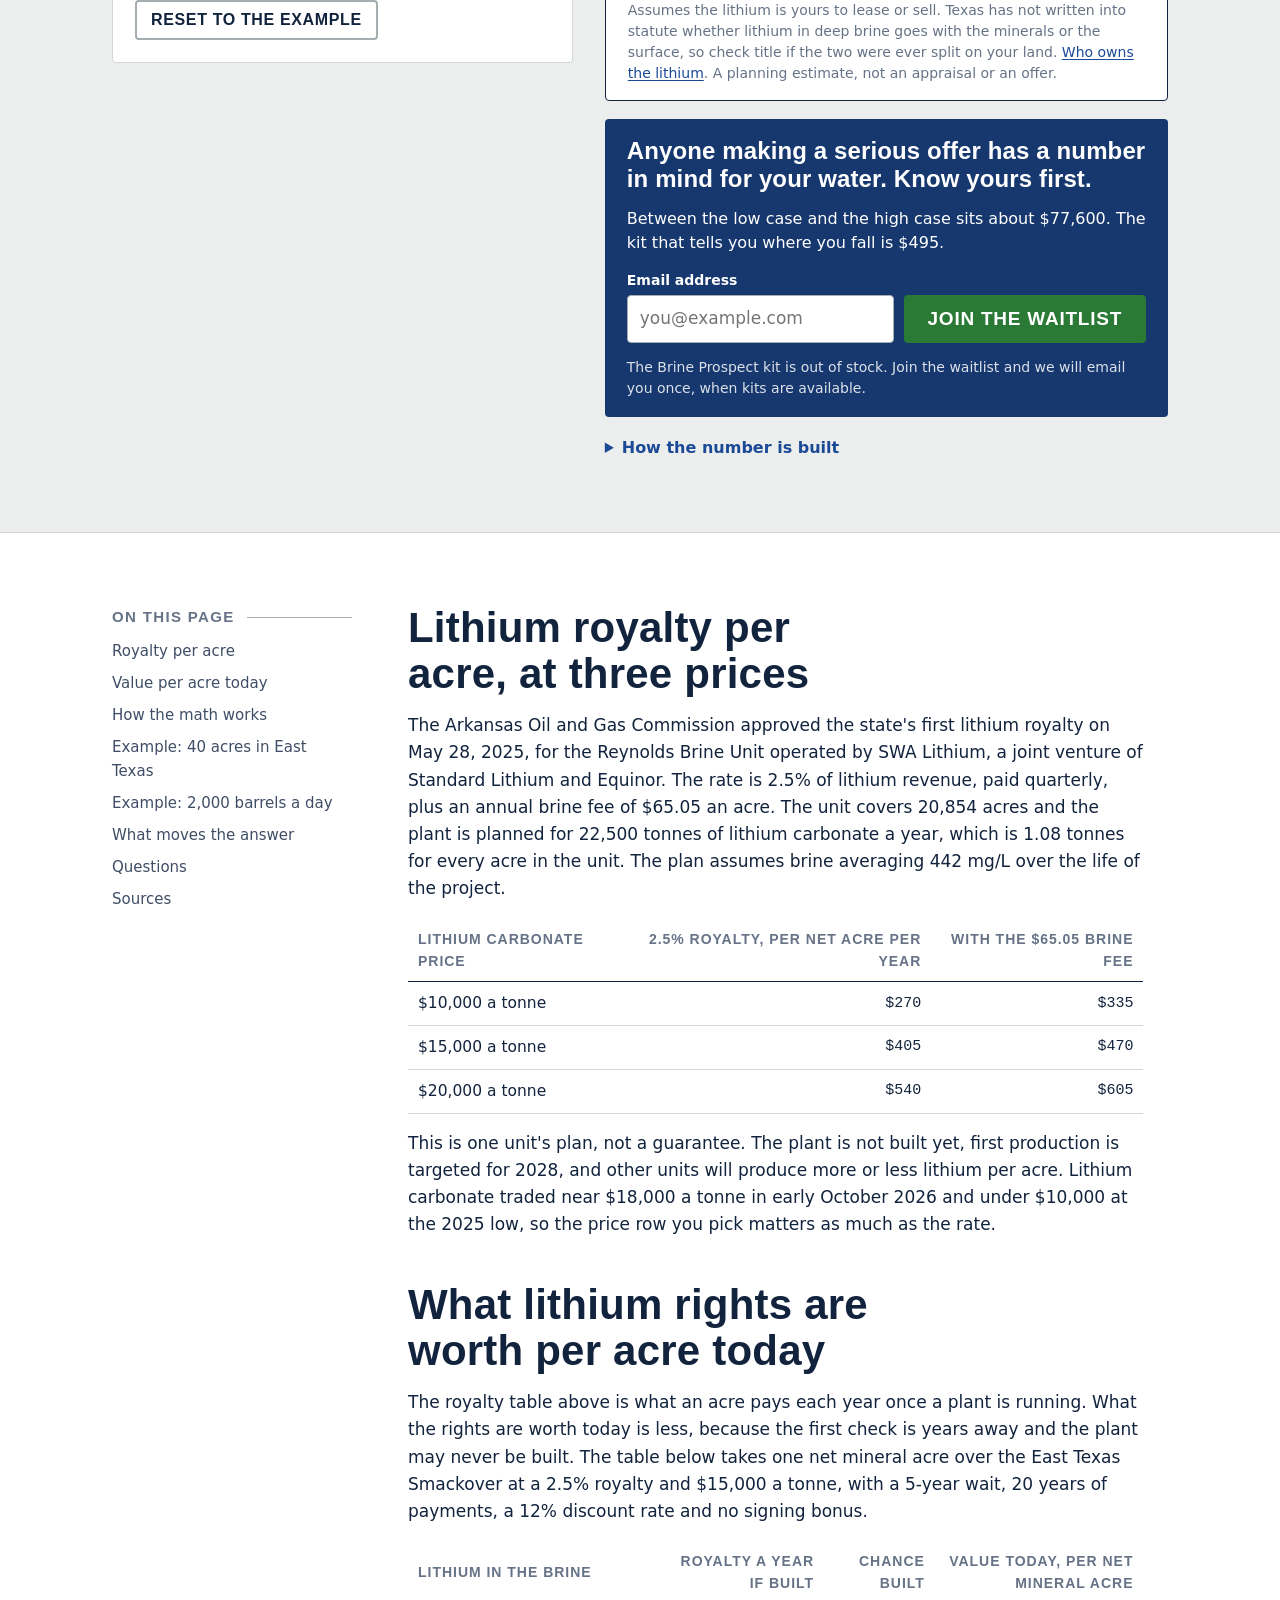
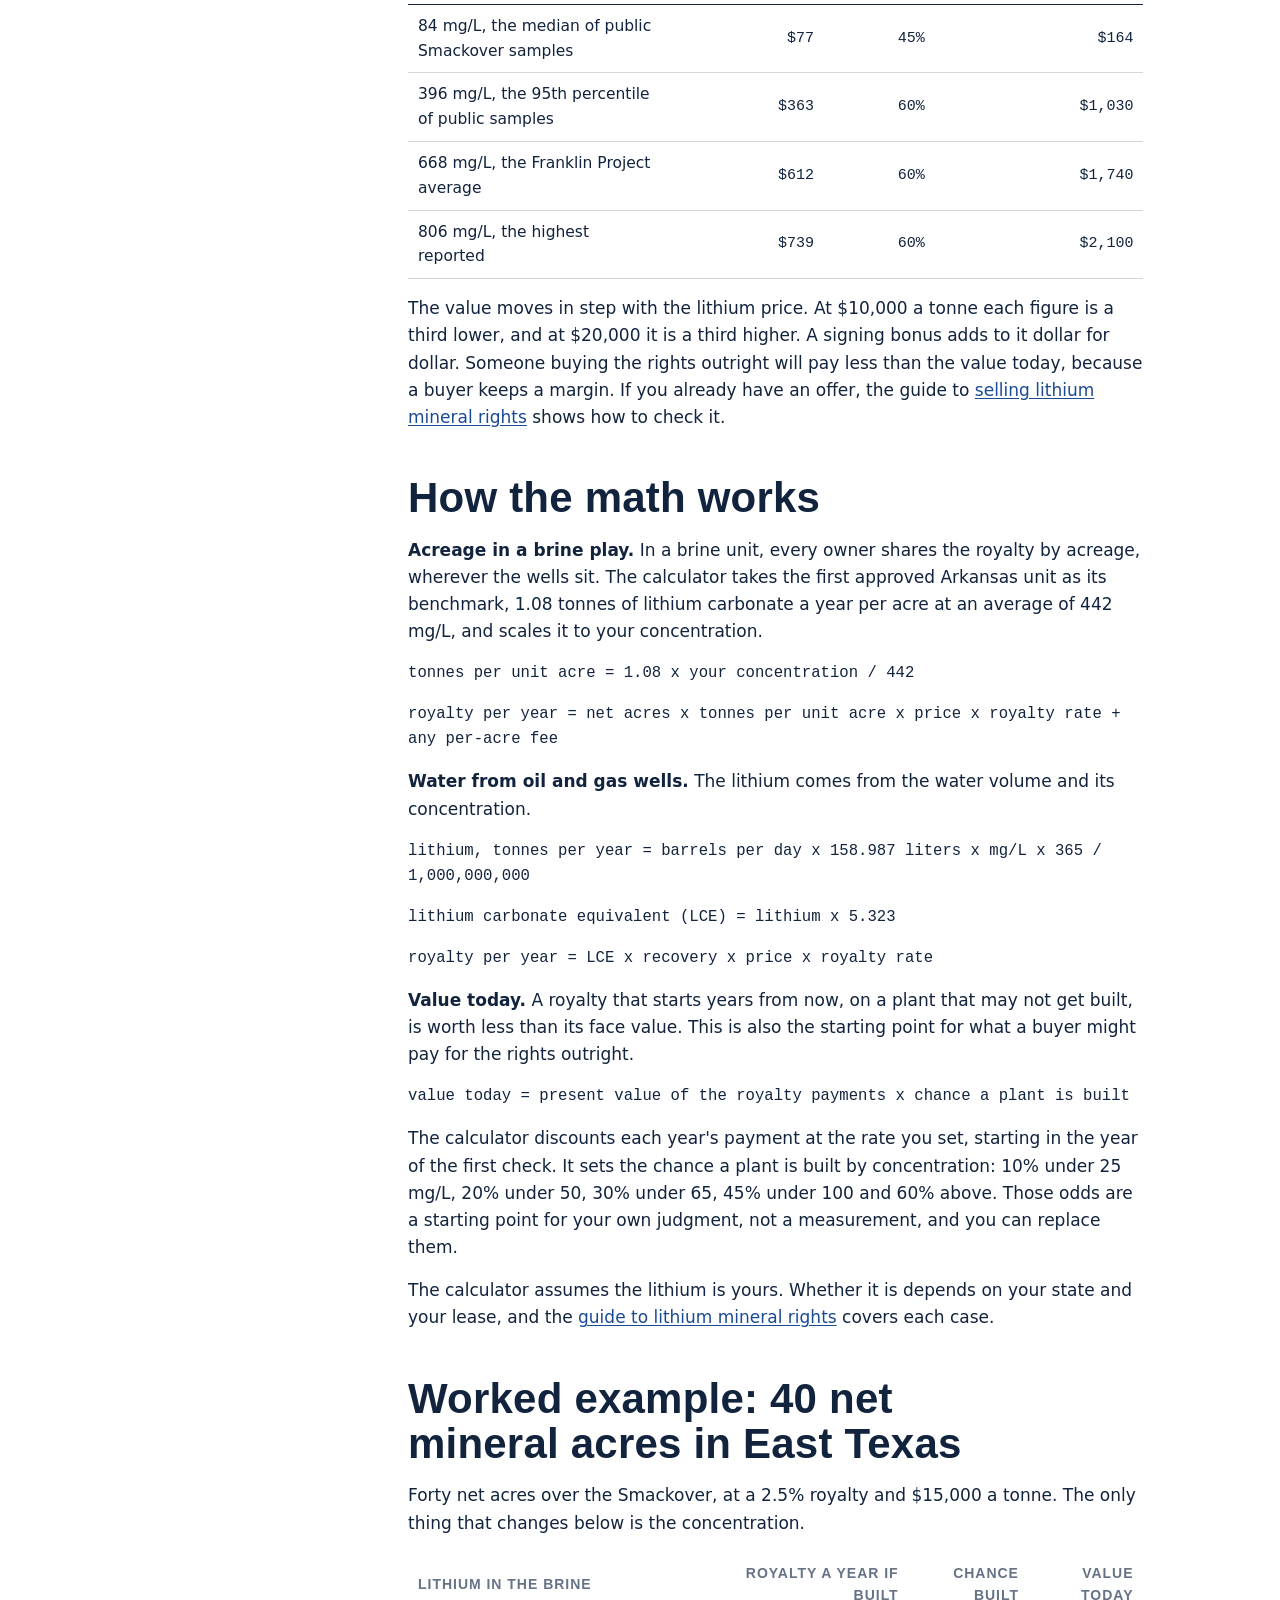
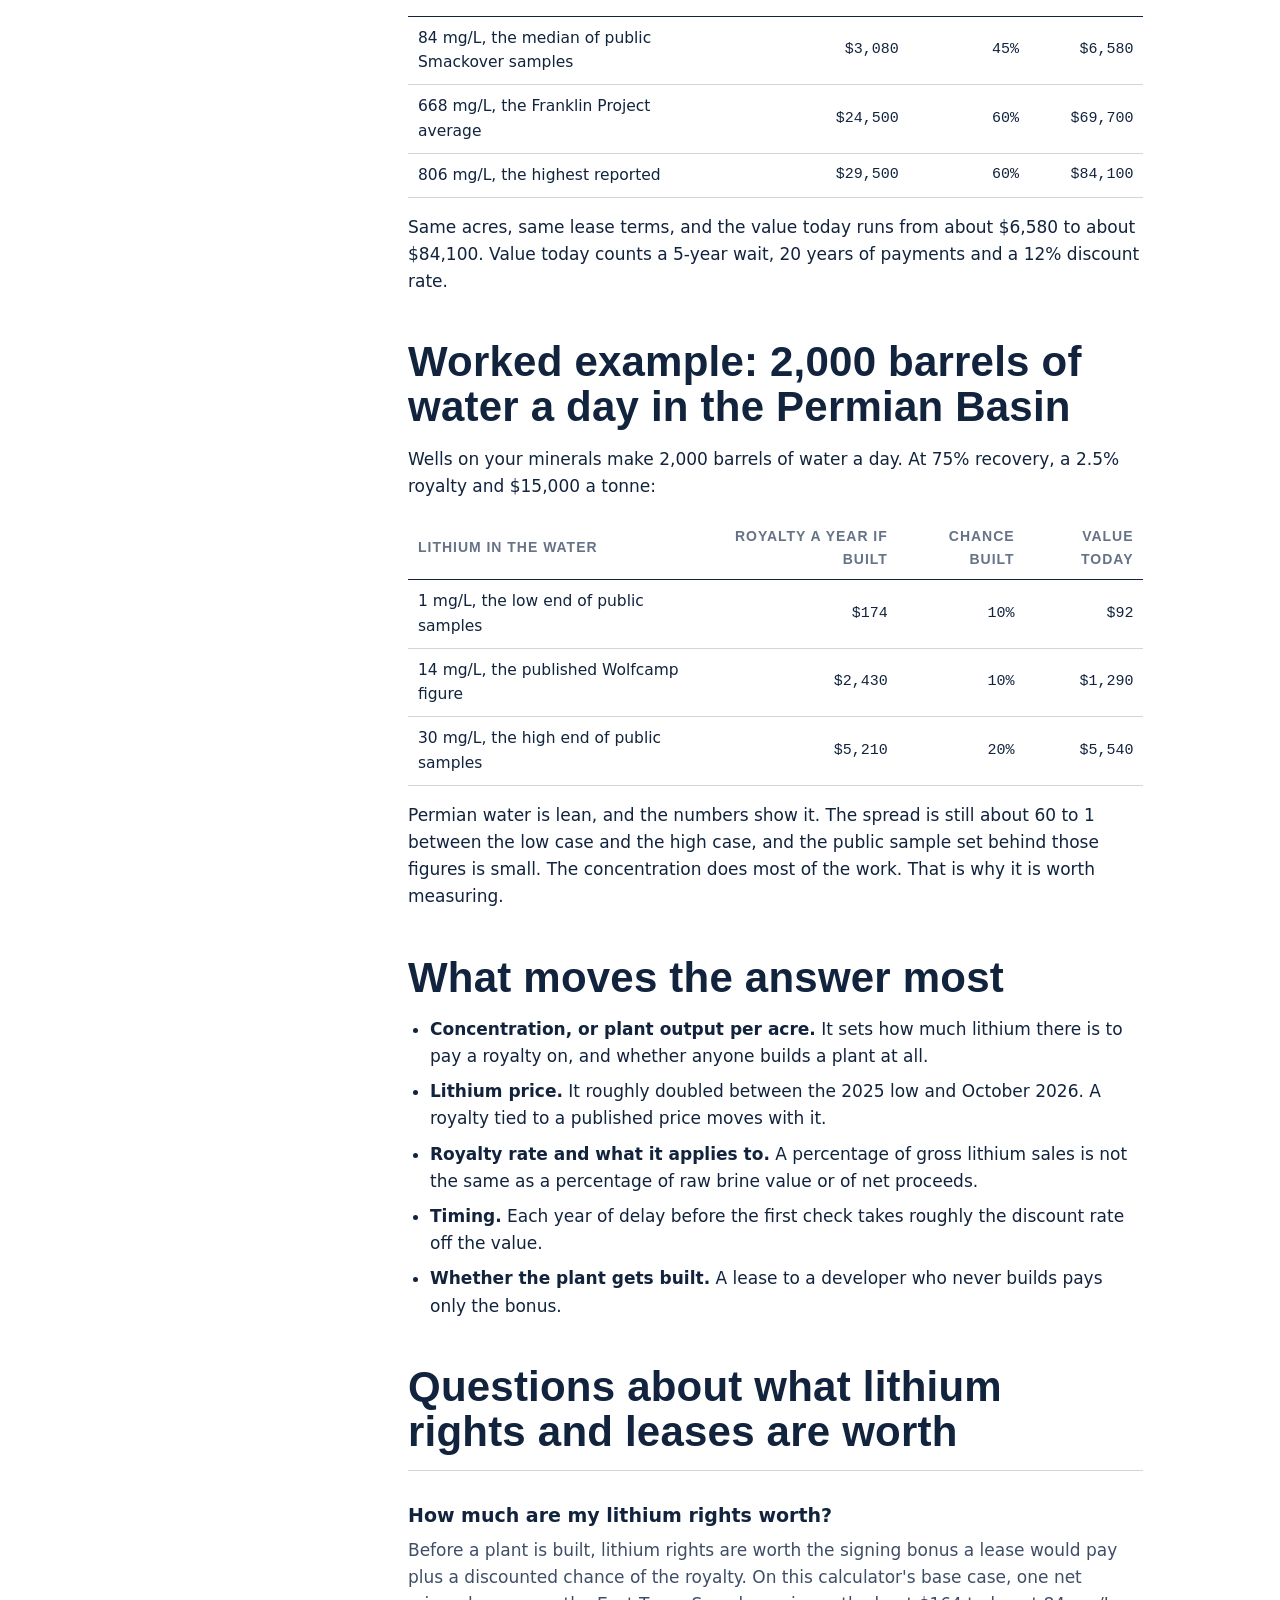
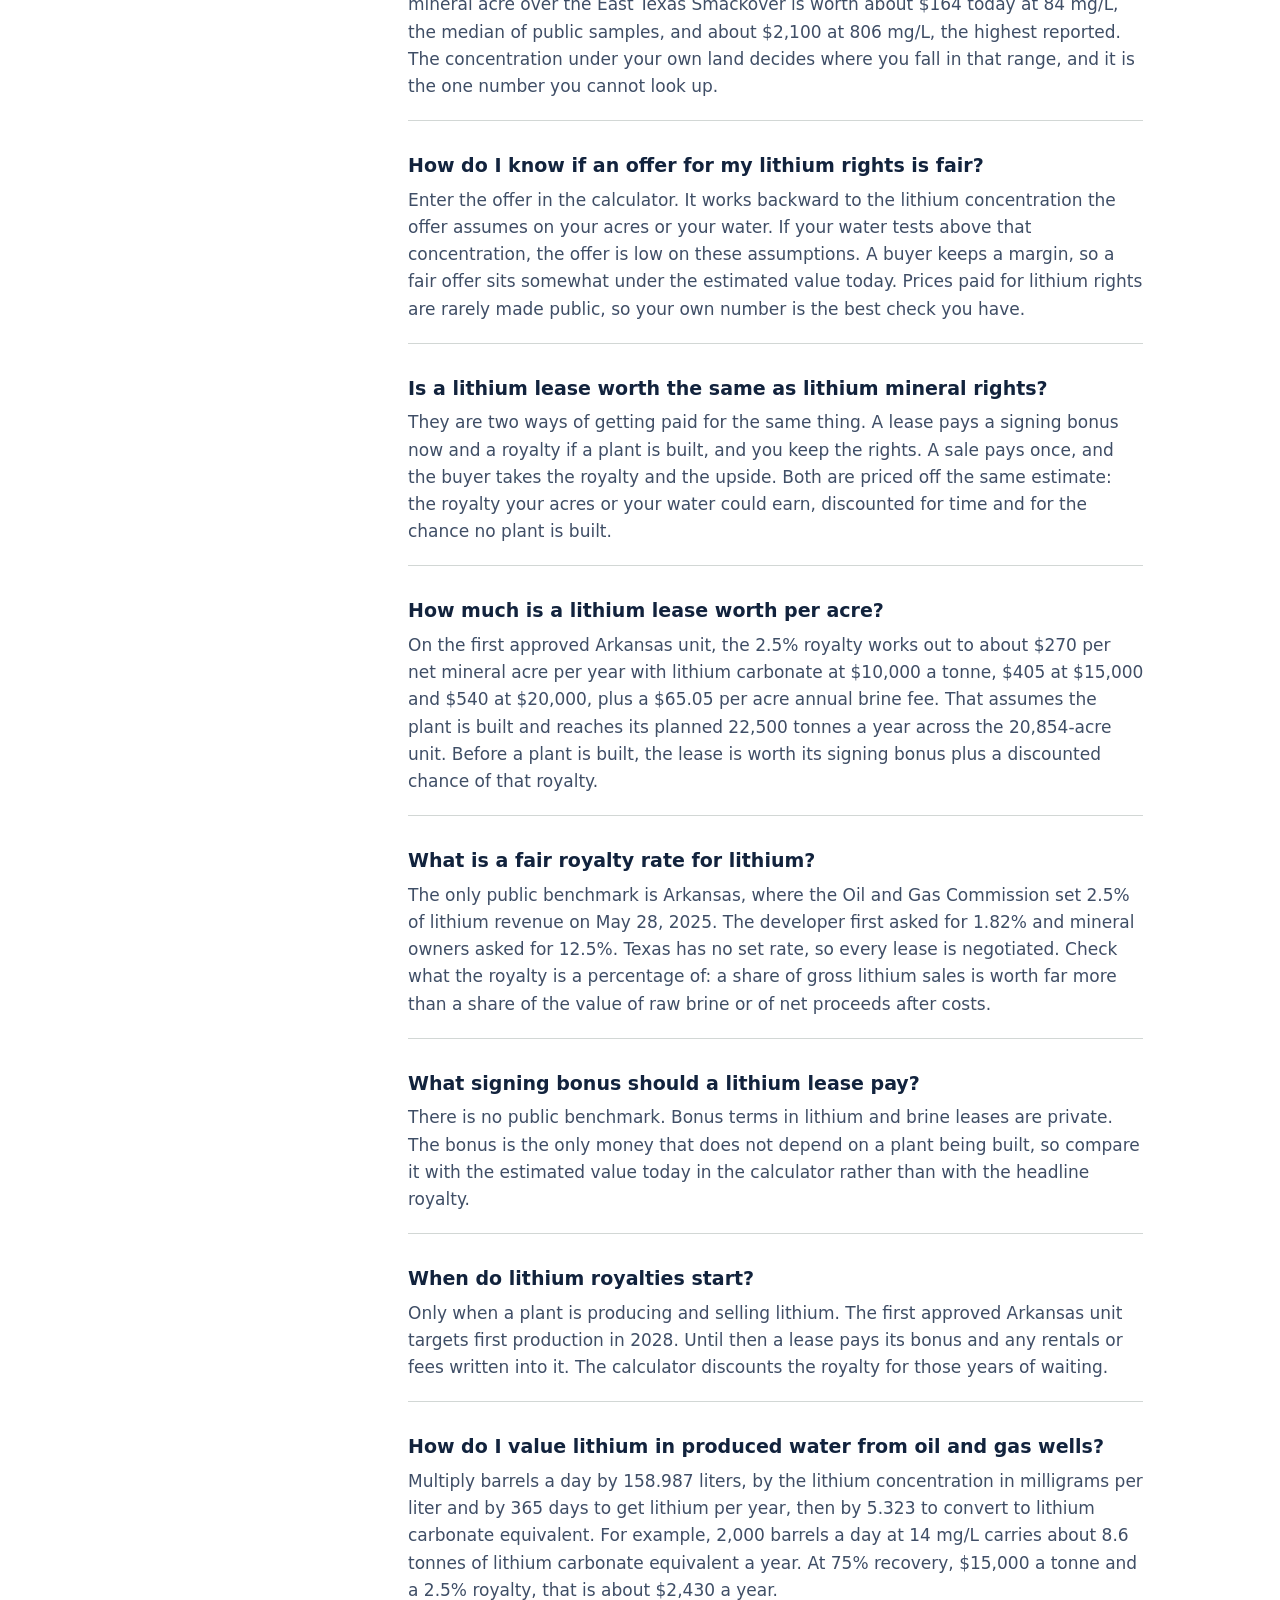
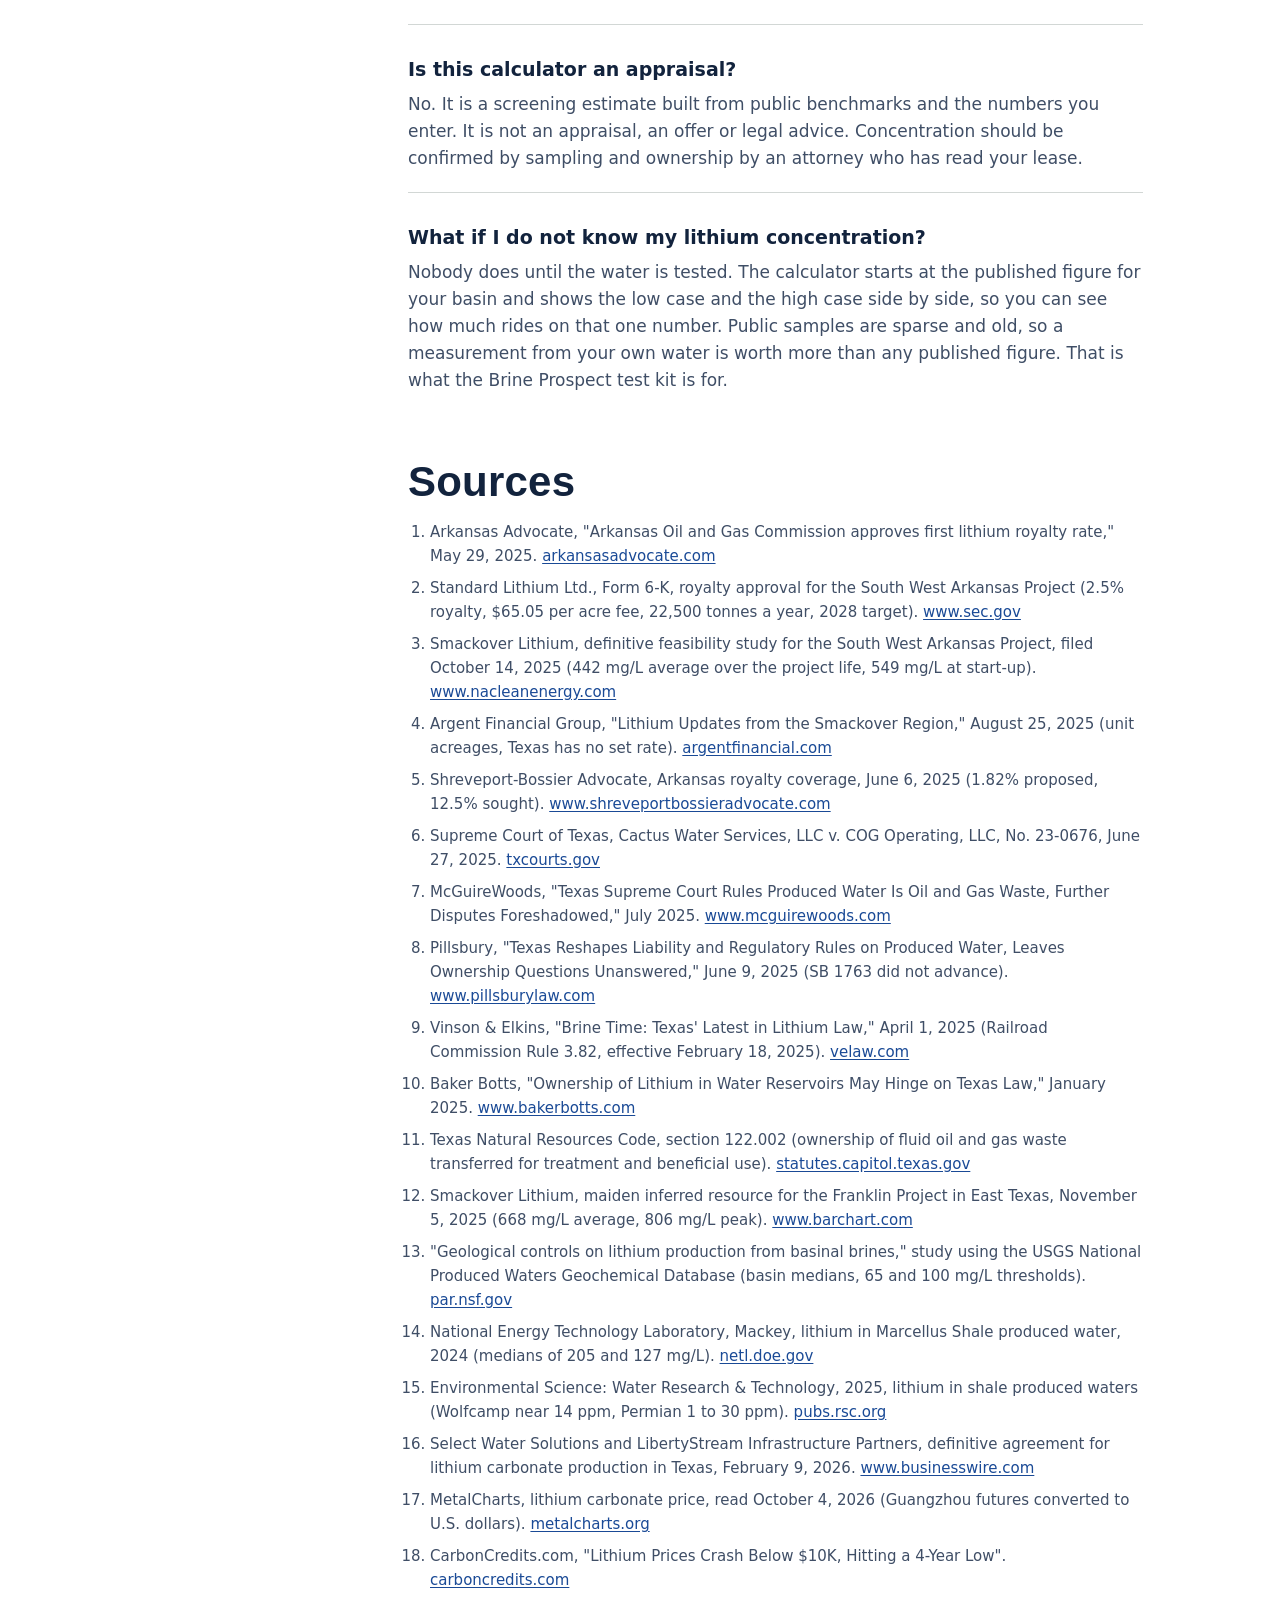
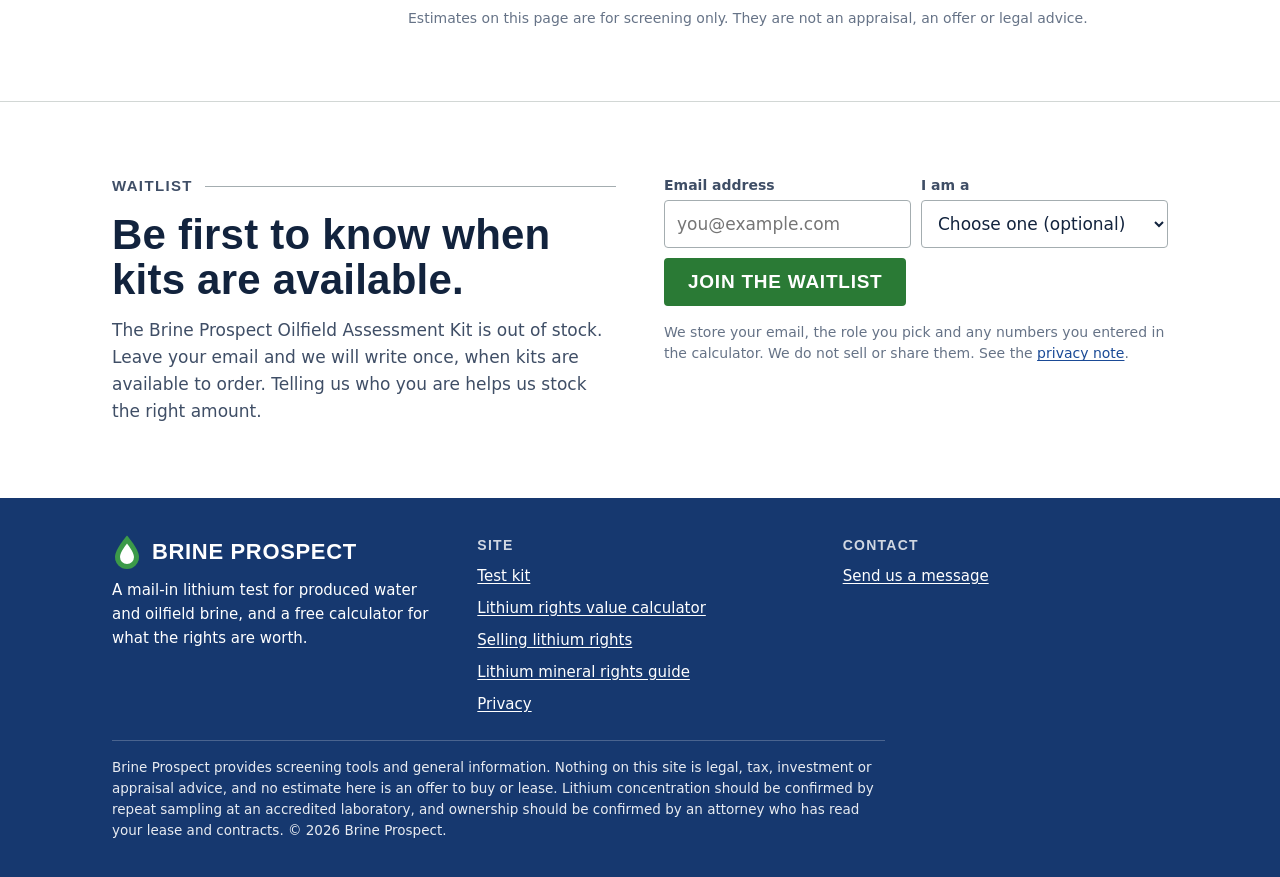
<file: lithium-lease-calculator/index.html>
<!doctype html>
<html lang="en" data-path="/lithium-lease-calculator/">
<head>
<meta charset="utf-8">
<meta name="viewport" content="width=device-width, initial-scale=1, viewport-fit=cover">
<meta http-equiv="Content-Security-Policy" content="default-src 'self'; script-src 'self' https://www.googletagmanager.com; style-src 'self' 'unsafe-inline' https://fonts.googleapis.com; font-src 'self' https://fonts.gstatic.com; img-src 'self' data:; connect-src 'self' https://script.google.com https://script.googleusercontent.com https://*.google-analytics.com https://*.googletagmanager.com; form-action 'self'; base-uri 'self'; object-src 'none'">
<meta name="referrer" content="strict-origin-when-cross-origin">
<title>How Much Are My Lithium Rights Worth? Free Lease Calculator</title>
<meta name="description" content="See how much your lithium rights are worth. Free calculator for lithium mineral rights and lease value, per acre or per barrel, from low case to high case.">
<link rel="canonical" href="https://brineprospect.com/lithium-lease-calculator/">
<meta name="robots" content="index, follow, max-image-preview:large, max-snippet:-1">
<meta property="og:type" content="website">
<meta property="og:site_name" content="Brine Prospect">
<meta property="og:title" content="How Much Are My Lithium Rights Worth? Free Lease Calculator">
<meta property="og:description" content="See how much your lithium rights are worth. Free calculator for lithium mineral rights and lease value, per acre or per barrel, from low case to high case.">
<meta property="og:url" content="https://brineprospect.com/lithium-lease-calculator/">
<meta property="og:image" content="https://brineprospect.com/assets/og.jpg">
<meta property="og:image:width" content="1200">
<meta property="og:image:height" content="630">
<meta property="og:image:alt" content="The Brine Prospect Oilfield Assessment Kit: sample bottles, box, instruction card and return mailer.">
<meta name="twitter:card" content="summary_large_image">
<meta name="theme-color" content="#16386f">
<link rel="icon" href="../assets/favicon.svg" type="image/svg+xml">
<link rel="apple-touch-icon" href="../assets/apple-touch-icon.png">
<link rel="preconnect" href="https://fonts.googleapis.com">
<link rel="preconnect" href="https://fonts.gstatic.com" crossorigin>
<link rel="stylesheet" href="https://fonts.googleapis.com/css2?family=Barlow+Condensed:wght@600;700&family=IBM+Plex+Mono:wght@400;500&family=Public+Sans:wght@400;600;700&display=swap">
<link rel="stylesheet" href="../assets/site.css">
<script type="application/ld+json">{"@context":"https://schema.org","@type":"WebApplication","name":"Lithium Rights Value Calculator","url":"https://brineprospect.com/lithium-lease-calculator/","applicationCategory":"FinanceApplication","operatingSystem":"Any","browserRequirements":"Requires JavaScript","description":"Free calculator that estimates what lithium rights are worth: the royalty and present value of lithium mineral rights or a lithium lease, by acreage or by produced water volume.","offers":{"@type":"Offer","price":"0","priceCurrency":"USD"},"publisher":{"@type":"Organization","@id":"https://brineprospect.com/#org","name":"Brine Prospect","url":"https://brineprospect.com/","logo":"https://brineprospect.com/assets/apple-touch-icon.png","contactPoint":{"@type":"ContactPoint","contactType":"customer support","url":"https://brineprospect.com/contact/"}},"dateModified":"2026-10-07","inLanguage":"en-US","alternateName":["Lithium Lease Value Calculator","Lithium Mineral Rights Calculator","Lithium Royalty Calculator"]}</script>
<script type="application/ld+json">{"@context":"https://schema.org","@type":"FAQPage","mainEntity":[{"@type":"Question","name":"How much are my lithium rights worth?","acceptedAnswer":{"@type":"Answer","text":"Before a plant is built, lithium rights are worth the signing bonus a lease would pay plus a discounted chance of the royalty. On this calculator's base case, one net mineral acre over the East Texas Smackover is worth about $164 today at 84 mg/L, the median of public samples, and about $2,100 at 806 mg/L, the highest reported. The concentration under your own land decides where you fall in that range, and it is the one number you cannot look up."}},{"@type":"Question","name":"How do I know if an offer for my lithium rights is fair?","acceptedAnswer":{"@type":"Answer","text":"Enter the offer in the calculator. It works backward to the lithium concentration the offer assumes on your acres or your water. If your water tests above that concentration, the offer is low on these assumptions. A buyer keeps a margin, so a fair offer sits somewhat under the estimated value today. Prices paid for lithium rights are rarely made public, so your own number is the best check you have."}},{"@type":"Question","name":"Is a lithium lease worth the same as lithium mineral rights?","acceptedAnswer":{"@type":"Answer","text":"They are two ways of getting paid for the same thing. A lease pays a signing bonus now and a royalty if a plant is built, and you keep the rights. A sale pays once, and the buyer takes the royalty and the upside. Both are priced off the same estimate: the royalty your acres or your water could earn, discounted for time and for the chance no plant is built."}},{"@type":"Question","name":"How much is a lithium lease worth per acre?","acceptedAnswer":{"@type":"Answer","text":"On the first approved Arkansas unit, the 2.5% royalty works out to about $270 per net mineral acre per year with lithium carbonate at $10,000 a tonne, $405 at $15,000 and $540 at $20,000, plus a $65.05 per acre annual brine fee. That assumes the plant is built and reaches its planned 22,500 tonnes a year across the 20,854-acre unit. Before a plant is built, the lease is worth its signing bonus plus a discounted chance of that royalty."}},{"@type":"Question","name":"What is a fair royalty rate for lithium?","acceptedAnswer":{"@type":"Answer","text":"The only public benchmark is Arkansas, where the Oil and Gas Commission set 2.5% of lithium revenue on May 28, 2025. The developer first asked for 1.82% and mineral owners asked for 12.5%. Texas has no set rate, so every lease is negotiated. Check what the royalty is a percentage of: a share of gross lithium sales is worth far more than a share of the value of raw brine or of net proceeds after costs."}},{"@type":"Question","name":"What signing bonus should a lithium lease pay?","acceptedAnswer":{"@type":"Answer","text":"There is no public benchmark. Bonus terms in lithium and brine leases are private. The bonus is the only money that does not depend on a plant being built, so compare it with the estimated value today in the calculator rather than with the headline royalty."}},{"@type":"Question","name":"When do lithium royalties start?","acceptedAnswer":{"@type":"Answer","text":"Only when a plant is producing and selling lithium. The first approved Arkansas unit targets first production in 2028. Until then a lease pays its bonus and any rentals or fees written into it. The calculator discounts the royalty for those years of waiting."}},{"@type":"Question","name":"How do I value lithium in produced water from oil and gas wells?","acceptedAnswer":{"@type":"Answer","text":"Multiply barrels a day by 158.987 liters, by the lithium concentration in milligrams per liter and by 365 days to get lithium per year, then by 5.323 to convert to lithium carbonate equivalent. For example, 2,000 barrels a day at 14 mg/L carries about 8.6 tonnes of lithium carbonate equivalent a year. At 75% recovery, $15,000 a tonne and a 2.5% royalty, that is about $2,430 a year."}},{"@type":"Question","name":"Is this calculator an appraisal?","acceptedAnswer":{"@type":"Answer","text":"No. It is a screening estimate built from public benchmarks and the numbers you enter. It is not an appraisal, an offer or legal advice. Concentration should be confirmed by sampling and ownership by an attorney who has read your lease."}},{"@type":"Question","name":"What if I do not know my lithium concentration?","acceptedAnswer":{"@type":"Answer","text":"Nobody does until the water is tested. The calculator starts at the published figure for your basin and shows the low case and the high case side by side, so you can see how much rides on that one number. Public samples are sparse and old, so a measurement from your own water is worth more than any published figure. That is what the Brine Prospect test kit is for."}}]}</script>
<script type="application/ld+json">{"@context":"https://schema.org","@type":"BreadcrumbList","itemListElement":[{"@type":"ListItem","position":1,"name":"Brine Prospect","item":"https://brineprospect.com/"},{"@type":"ListItem","position":2,"name":"Lithium rights value calculator","item":"https://brineprospect.com/lithium-lease-calculator/"}]}</script>
</head>
<body>
<a class="skip" href="#main">Skip to content</a>
<div class="stockbar">The test kit is currently out of stock. <a href="#waitlist">Join the waitlist</a> to hear when it is available.</div>
<header class="site-head">
  <div class="wrap head-row">
    <a class="logo" href="../" aria-label="Brine Prospect home"><svg viewBox="0 0 30 36" aria-hidden="true" focusable="false"><path d="M15 1.5C15 1.5 3 15.2 3 23a12 12 0 0 0 24 0C27 15.2 15 1.5 15 1.5Z" fill="var(--drop-outer)"/><path d="M15 9.5c0 0-7 8.6-7 13.6a7 7 0 0 0 14 0c0-5-7-13.6-7-13.6Z" fill="var(--drop-inner)"/></svg><span><span class="b">BRINE</span> <span class="p">PROSPECT</span></span></a>
    <nav class="site-nav" aria-label="Main">
      <a href="../">Test kit</a>
      <a href="../lithium-lease-calculator/" aria-current="page">Value calculator</a>
      <a href="../lithium-mineral-rights/">Mineral rights guide</a>
      <a class="btn" href="#waitlist">Join waitlist</a>
    </nav>
  </div>
</header>
<main id="main">

<section class="page-hero">
  <div class="wrap">
    <p class="crumbs"><a href="../">Brine Prospect</a> / Lithium rights value calculator</p>
    <div class="stack">
      <h1>How much are my lithium rights worth?</h1>
      <p class="answer">Lithium rights are worth the signing bonus a lease would pay plus the royalty you would collect if a plant gets built, marked down for the years of waiting and the chance it never happens. On this calculator's base case, that comes to about <strong>$164 to $2,100 per net mineral acre today</strong> over the East Texas Smackover, and the lithium concentration in the brine decides where you land. Arkansas is the only state with a public royalty rate. Regulators there set 2.5% of lithium revenue in 2025, which comes to about <strong>$405 per net mineral acre per year</strong> at $15,000 a tonne on the first approved unit, plus a $65.05 annual brine fee.</p>
      <p class="updated">Free to use. No sign-up. Updated <time datetime="2026-10-07">October 7, 2026</time>.</p>
    </div>
  </div>
</section>

<section class="sec" aria-labelledby="tool-h">
  <div class="wrap">
    <div class="sec-head">
      <p class="label">Calculator</p>
      <h2 id="tool-h">See what your lithium rights could be worth, low case to high case</h2>
      <p>Choose where your minerals are, enter your acres or your water, and move the concentration slider. The estimate assumes the lithium is yours to lease or sell. The example shows 40 net mineral acres in East Texas.</p>
    </div>
    <div class="calc" id="calculator">
  <form id="c-form" class="calc-form" autocomplete="off" novalidate data-kit-price="495" data-guide="../lithium-mineral-rights/#ownership">
    <div class="fields">
      <div class="field full"><label for="c-basin">Where are your minerals?</label>
        <select id="c-basin"><option value="tx">East Texas, Smackover brine</option><option value="ar">Arkansas, Smackover brine</option><option value="permian">Permian Basin, oil and gas wells</option><option value="bakken">Williston Basin (Bakken), oil and gas wells</option><option value="marcellus">Appalachian Basin (Marcellus), gas wells</option><option value="other-acre">Somewhere else, a brine lease on acreage</option><option value="other-water">Somewhere else, oil and gas wells</option></select>
      </div>
      <div class="field full" id="c-acres-field"><label for="c-acres">Net mineral acres</label>
        <div class="control has-unit"><input type="number" id="c-acres" inputmode="decimal" min="0" step="1" value="40"><span class="unit">acres</span></div>
        <span class="help">Your acres times your ownership share. 80 acres at a half interest is 40.</span>
      </div>
      <div class="field full" id="c-bbl-field" hidden><label for="c-bbl">Water produced from your minerals</label>
        <div class="control has-unit"><input type="number" id="c-bbl" inputmode="decimal" min="0" step="100" value="2000"><span class="unit">bbl/day</span></div>
        <span class="help">Ask your operator if you do not know. One horizontal well can make several hundred to a few thousand barrels of water a day. If your tract is pooled with others, count only your share.</span>
      </div>
      <div class="field full conc">
        <label for="c-conc-range">Lithium in your water</label>
        <div class="conc-row">
          <div class="slider">
            <input type="range" id="c-conc-range" min="1" max="970" step="1" value="84" aria-describedby="c-conc-help">
            <div class="scale" aria-hidden="true"><span id="c-scale-lo">1 mg/L</span><span id="c-scale-hi">970 mg/L</span></div>
          </div>
          <div class="control has-unit"><input type="number" id="c-conc" inputmode="decimal" min="0" step="1" value="84" aria-label="Lithium concentration in milligrams per liter"><span class="unit">mg/L</span></div>
        </div>
        <span class="help" id="c-conc-help">This is the number the test kit measures. Drag it, or type a lab result.</span>
      </div>
      <div class="field full"><label for="c-offer">Have an offer? Enter it to see what it assumes</label>
        <div class="control has-unit"><input type="number" id="c-offer" inputmode="decimal" min="0" step="500" placeholder="Optional"><span class="unit">$ total</span></div>
        <span class="help">A lump-sum offer to buy your lithium rights, or a total signing bonus. Leave it blank if you have none.</span>
      </div>
    </div>

    <details class="adv" id="c-adv">
      <summary>Adjust the assumptions</summary>
      <div class="group">
        <div class="fields">
          
      <div class="field"><label for="c-royalty">Royalty rate</label>
        <div class="control has-unit"><input type="number" id="c-royalty" inputmode="decimal" min="0" max="50" step="0.25" value="2.5"><span class="unit">%</span></div>
        <span class="help">Arkansas regulators set 2.5% of lithium revenue in 2025. Everywhere else it is negotiated.</span>
      </div>
          
      <div class="field"><label for="c-price">Long-run lithium carbonate price</label>
        <div class="control has-unit"><input type="number" id="c-price" inputmode="decimal" min="0" step="500" value="15000"><span class="unit">$/tonne</span></div>
        <span class="help">About $18,000 in early October 2026, under $10,000 at the 2025 low.</span>
      </div>
          
      <div class="field"><label for="c-delay">Years until the first royalty check</label>
        <div class="control has-unit"><input type="number" id="c-delay" inputmode="decimal" min="0" max="20" step="1" value="5"><span class="unit">years</span></div>
        <span class="help">Permit, build and start a plant. The first Arkansas unit targets 2028.</span>
      </div>
          
      <div class="field"><label for="c-term">Years of royalty payments</label>
        <div class="control has-unit"><input type="number" id="c-term" inputmode="decimal" min="1" max="40" step="1" value="20"><span class="unit">years</span></div>
        <span class="help">A plant life of 20 years is a fair base.</span>
      </div>
          
      <div class="field"><label for="c-rate">Discount rate</label>
        <div class="control has-unit"><input type="number" id="c-rate" inputmode="decimal" min="0" max="40" step="0.5" value="12"><span class="unit">%</span></div>
        <span class="help">How much less a dollar years from now is worth today. 10 to 15 is common for a plant that is not built.</span>
      </div>
          <div class="field"><label for="c-prob">Chance a plant is built</label>
            <div class="control has-unit"><input type="number" id="c-prob" inputmode="decimal" min="0" max="100" step="1" value="45"><span class="unit">%</span></div>
            <label class="check" for="c-auto"><input type="checkbox" id="c-auto" checked> Set it by concentration</label>
            <span class="help">10% under 25 mg/L, rising to 60% at 100 mg/L and above. A starting point for your own judgment.</span>
          </div>
        </div>
        <div id="adv-acre" class="fields">
          
      <div class="field full"><label for="c-fee">Annual brine fee</label>
        <div class="control has-unit"><input type="number" id="c-fee" inputmode="decimal" min="0" step="0.01" value="0"><span class="unit">$/acre/yr</span></div>
        <span class="help">Arkansas pays $65.05 an acre a year on top of the royalty. Leave at 0 elsewhere unless your lease has one.</span>
      </div>
          <p class="help full">Acreage estimates scale the first approved Arkansas unit, which plans 1.08 tonnes of lithium carbonate a year per acre at an average of 442 mg/L, to your concentration. That assumes a similar brine flow per acre.</p>
        </div>
        <div id="adv-water" class="fields" hidden>
          
      <div class="field"><label for="c-share">Share of that water that is yours</label>
        <div class="control has-unit"><input type="number" id="c-share" inputmode="decimal" min="0" max="100" step="5" value="100"><span class="unit">%</span></div>
        <span class="help">Lower this if the wells are pooled with other tracts.</span>
      </div>
          
      <div class="field"><label for="c-recovery">Recovery to lithium carbonate</label>
        <div class="control has-unit"><input type="number" id="c-recovery" inputmode="decimal" min="0" max="100" step="1" value="75"><span class="unit">%</span></div>
        <span class="help">Extraction steps claim above 85%. End to end, 65 to 85 is the honest band.</span>
      </div>
        </div>
      </div>
    </details>
    <div class="form-actions"><button type="button" class="btn-ghost" id="c-reset">Reset to the example</button></div>
  </form>
  <div class="calc-out">
    <div id="c-out"><noscript><p class="note">The calculator needs JavaScript. The worked examples and formulas on the calculator page show the same math.</p></noscript></div>
    <div class="calc-cta" id="c-cta">
      <h3>Anyone making a serious offer has a number in mind for your water. Know yours first.</h3>
      <p id="c-pitch">The kit measures the one number this estimate cannot know.</p>
      <form class="wl" data-waitlist id="wl-calc" novalidate>
  <div class="wl-row">
    <div class="wl-field"><label for="wl-calc-email">Email address</label>
      <input type="email" id="wl-calc-email" name="email" autocomplete="email" inputmode="email" placeholder="you@example.com" required>
    </div>
    <button type="submit" class="btn">Join the waitlist</button>
  </div>
  <div class="hp" aria-hidden="true"><label for="wl-calc-hp">Leave this field empty</label><input type="text" id="wl-calc-hp" name="hp" tabindex="-1" autocomplete="off"></div>
  <p class="wl-status" role="status" hidden></p>
</form>
<div class="wl-done" hidden><b>You are on the list.</b><span class="wl-done-msg"></span></div>
      <p class="fine">The Brine Prospect kit is out of stock. Join the waitlist and we will email you once, when kits are available.</p>
    </div>
    <div id="c-built"></div>
    <p id="c-live" class="sr" aria-live="polite"></p>
  </div>
</div>
  </div>
</section>

<section class="sec paper" aria-labelledby="acre-h">
  <div class="wrap article">
    <nav class="toc" aria-label="On this page">
      <p class="label">On this page</p>
      <ol>
        <li><a href="#acre-h">Royalty per acre</a></li>
        <li><a href="#value-h">Value per acre today</a></li>
        <li><a href="#method-h">How the math works</a></li>
        <li><a href="#ex1-h">Example: 40 acres in East Texas</a></li>
        <li><a href="#ex2-h">Example: 2,000 barrels a day</a></li>
        <li><a href="#moves-h">What moves the answer</a></li>
        <li><a href="#faq-h">Questions</a></li>
        <li><a href="#sources">Sources</a></li>
      </ol>
    </nav>
    <div class="prose">
      <h2 id="acre-h">Lithium royalty per acre, at three prices</h2>
      <p>The Arkansas Oil and Gas Commission approved the state's first lithium royalty on May 28, 2025, for the Reynolds Brine Unit operated by SWA Lithium, a joint venture of Standard Lithium and Equinor. The rate is 2.5% of lithium revenue, paid quarterly, plus an annual brine fee of $65.05 an acre. The unit covers 20,854 acres and the plant is planned for 22,500 tonnes of lithium carbonate a year, which is 1.08 tonnes for every acre in the unit. The plan assumes brine averaging 442 mg/L over the life of the project.</p>
      <div class="tablewrap"><table class="datatable">
        <thead><tr><th scope="col">Lithium carbonate price</th><th scope="col" class="r">2.5% royalty, per net acre per year</th><th scope="col" class="r">With the $65.05 brine fee</th></tr></thead>
        <tbody>
          <tr><th scope="row">$10,000 a tonne</th><td class="r">$270</td><td class="r">$335</td></tr><tr><th scope="row">$15,000 a tonne</th><td class="r">$405</td><td class="r">$470</td></tr><tr><th scope="row">$20,000 a tonne</th><td class="r">$540</td><td class="r">$605</td></tr>
        </tbody>
      </table></div>
      <p>This is one unit's plan, not a guarantee. The plant is not built yet, first production is targeted for 2028, and other units will produce more or less lithium per acre. Lithium carbonate traded near $18,000 a tonne in early October 2026 and under $10,000 at the 2025 low, so the price row you pick matters as much as the rate.</p>

      <h2 id="value-h">What lithium rights are worth per acre today</h2>
      <p>The royalty table above is what an acre pays each year once a plant is running. What the rights are worth today is less, because the first check is years away and the plant may never be built. The table below takes one net mineral acre over the East Texas Smackover at a 2.5% royalty and $15,000 a tonne, with a 5-year wait, 20 years of payments, a 12% discount rate and no signing bonus.</p>
      <div class="tablewrap"><table class="datatable">
        <thead><tr><th scope="col">Lithium in the brine</th><th scope="col" class="r">Royalty a year if built</th><th scope="col" class="r">Chance built</th><th scope="col" class="r">Value today, per net mineral acre</th></tr></thead>
        <tbody>
          <tr><th scope="row">84 mg/L, the median of public Smackover samples</th><td class="r">$77</td><td class="r">45%</td><td class="r">$164</td></tr>
          <tr><th scope="row">396 mg/L, the 95th percentile of public samples</th><td class="r">$363</td><td class="r">60%</td><td class="r">$1,030</td></tr>
          <tr><th scope="row">668 mg/L, the Franklin Project average</th><td class="r">$612</td><td class="r">60%</td><td class="r">$1,740</td></tr>
          <tr><th scope="row">806 mg/L, the highest reported</th><td class="r">$739</td><td class="r">60%</td><td class="r">$2,100</td></tr>
        </tbody>
      </table></div>
      <p>The value moves in step with the lithium price. At $10,000 a tonne each figure is a third lower, and at $20,000 it is a third higher. A signing bonus adds to it dollar for dollar. Someone buying the rights outright will pay less than the value today, because a buyer keeps a margin. If you already have an offer, the guide to <a href="../sell-lithium-mineral-rights/">selling lithium mineral rights</a> shows how to check it.</p>

      <h2 id="method-h">How the math works</h2>
      <p><strong>Acreage in a brine play.</strong> In a brine unit, every owner shares the royalty by acreage, wherever the wells sit. The calculator takes the first approved Arkansas unit as its benchmark, 1.08 tonnes of lithium carbonate a year per acre at an average of 442 mg/L, and scales it to your concentration.</p>
      <p class="mono">tonnes per unit acre = 1.08 x your concentration / 442</p>
      <p class="mono">royalty per year = net acres x tonnes per unit acre x price x royalty rate + any per-acre fee</p>
      <p><strong>Water from oil and gas wells.</strong> The lithium comes from the water volume and its concentration.</p>
      <p class="mono">lithium, tonnes per year = barrels per day x 158.987 liters x mg/L x 365 / 1,000,000,000</p>
      <p class="mono">lithium carbonate equivalent (LCE) = lithium x 5.323</p>
      <p class="mono">royalty per year = LCE x recovery x price x royalty rate</p>
      <p><strong>Value today.</strong> A royalty that starts years from now, on a plant that may not get built, is worth less than its face value. This is also the starting point for what a buyer might pay for the rights outright.</p>
      <p class="mono">value today = present value of the royalty payments x chance a plant is built</p>
      <p>The calculator discounts each year's payment at the rate you set, starting in the year of the first check. It sets the chance a plant is built by concentration: 10% under 25 mg/L, 20% under 50, 30% under 65, 45% under 100 and 60% above. Those odds are a starting point for your own judgment, not a measurement, and you can replace them.</p>
      <p>The calculator assumes the lithium is yours. Whether it is depends on your state and your lease, and the <a href="../lithium-mineral-rights/#ownership">guide to lithium mineral rights</a> covers each case.</p>

      <h2 id="ex1-h">Worked example: 40 net mineral acres in East Texas</h2>
      <p>Forty net acres over the Smackover, at a 2.5% royalty and $15,000 a tonne. The only thing that changes below is the concentration.</p>
      <div class="tablewrap"><table class="datatable">
        <thead><tr><th scope="col">Lithium in the brine</th><th scope="col" class="r">Royalty a year if built</th><th scope="col" class="r">Chance built</th><th scope="col" class="r">Value today</th></tr></thead>
        <tbody>
          <tr><th scope="row">84 mg/L, the median of public Smackover samples</th><td class="r">$3,080</td><td class="r">45%</td><td class="r">$6,580</td></tr>
          <tr><th scope="row">668 mg/L, the Franklin Project average</th><td class="r">$24,500</td><td class="r">60%</td><td class="r">$69,700</td></tr>
          <tr><th scope="row">806 mg/L, the highest reported</th><td class="r">$29,500</td><td class="r">60%</td><td class="r">$84,100</td></tr>
        </tbody>
      </table></div>
      <p>Same acres, same lease terms, and the value today runs from about $6,580 to about $84,100. Value today counts a 5-year wait, 20 years of payments and a 12% discount rate.</p>

      <h2 id="ex2-h">Worked example: 2,000 barrels of water a day in the Permian Basin</h2>
      <p>Wells on your minerals make 2,000 barrels of water a day. At 75% recovery, a 2.5% royalty and $15,000 a tonne:</p>
      <div class="tablewrap"><table class="datatable">
        <thead><tr><th scope="col">Lithium in the water</th><th scope="col" class="r">Royalty a year if built</th><th scope="col" class="r">Chance built</th><th scope="col" class="r">Value today</th></tr></thead>
        <tbody>
          <tr><th scope="row">1 mg/L, the low end of public samples</th><td class="r">$174</td><td class="r">10%</td><td class="r">$92</td></tr>
          <tr><th scope="row">14 mg/L, the published Wolfcamp figure</th><td class="r">$2,430</td><td class="r">10%</td><td class="r">$1,290</td></tr>
          <tr><th scope="row">30 mg/L, the high end of public samples</th><td class="r">$5,210</td><td class="r">20%</td><td class="r">$5,540</td></tr>
        </tbody>
      </table></div>
      <p>Permian water is lean, and the numbers show it. The spread is still about 60 to 1 between the low case and the high case, and the public sample set behind those figures is small. The concentration does most of the work. That is why it is worth measuring.</p>

      <h2 id="moves-h">What moves the answer most</h2>
      <ul>
        <li><strong>Concentration, or plant output per acre.</strong> It sets how much lithium there is to pay a royalty on, and whether anyone builds a plant at all.</li>
        <li><strong>Lithium price.</strong> It roughly doubled between the 2025 low and October 2026. A royalty tied to a published price moves with it.</li>
        <li><strong>Royalty rate and what it applies to.</strong> A percentage of gross lithium sales is not the same as a percentage of raw brine value or of net proceeds.</li>
        <li><strong>Timing.</strong> Each year of delay before the first check takes roughly the discount rate off the value.</li>
        <li><strong>Whether the plant gets built.</strong> A lease to a developer who never builds pays only the bonus.</li>
      </ul>

      <h2 id="faq-h">Questions about what lithium rights and leases are worth</h2>
      <div class="faq"><div><h3>How much are my lithium rights worth?</h3><p>Before a plant is built, lithium rights are worth the signing bonus a lease would pay plus a discounted chance of the royalty. On this calculator's base case, one net mineral acre over the East Texas Smackover is worth about $164 today at 84 mg/L, the median of public samples, and about $2,100 at 806 mg/L, the highest reported. The concentration under your own land decides where you fall in that range, and it is the one number you cannot look up.</p></div><div><h3>How do I know if an offer for my lithium rights is fair?</h3><p>Enter the offer in the calculator. It works backward to the lithium concentration the offer assumes on your acres or your water. If your water tests above that concentration, the offer is low on these assumptions. A buyer keeps a margin, so a fair offer sits somewhat under the estimated value today. Prices paid for lithium rights are rarely made public, so your own number is the best check you have.</p></div><div><h3>Is a lithium lease worth the same as lithium mineral rights?</h3><p>They are two ways of getting paid for the same thing. A lease pays a signing bonus now and a royalty if a plant is built, and you keep the rights. A sale pays once, and the buyer takes the royalty and the upside. Both are priced off the same estimate: the royalty your acres or your water could earn, discounted for time and for the chance no plant is built.</p></div><div><h3>How much is a lithium lease worth per acre?</h3><p>On the first approved Arkansas unit, the 2.5% royalty works out to about $270 per net mineral acre per year with lithium carbonate at $10,000 a tonne, $405 at $15,000 and $540 at $20,000, plus a $65.05 per acre annual brine fee. That assumes the plant is built and reaches its planned 22,500 tonnes a year across the 20,854-acre unit. Before a plant is built, the lease is worth its signing bonus plus a discounted chance of that royalty.</p></div><div><h3>What is a fair royalty rate for lithium?</h3><p>The only public benchmark is Arkansas, where the Oil and Gas Commission set 2.5% of lithium revenue on May 28, 2025. The developer first asked for 1.82% and mineral owners asked for 12.5%. Texas has no set rate, so every lease is negotiated. Check what the royalty is a percentage of: a share of gross lithium sales is worth far more than a share of the value of raw brine or of net proceeds after costs.</p></div><div><h3>What signing bonus should a lithium lease pay?</h3><p>There is no public benchmark. Bonus terms in lithium and brine leases are private. The bonus is the only money that does not depend on a plant being built, so compare it with the estimated value today in the calculator rather than with the headline royalty.</p></div><div><h3>When do lithium royalties start?</h3><p>Only when a plant is producing and selling lithium. The first approved Arkansas unit targets first production in 2028. Until then a lease pays its bonus and any rentals or fees written into it. The calculator discounts the royalty for those years of waiting.</p></div><div><h3>How do I value lithium in produced water from oil and gas wells?</h3><p>Multiply barrels a day by 158.987 liters, by the lithium concentration in milligrams per liter and by 365 days to get lithium per year, then by 5.323 to convert to lithium carbonate equivalent. For example, 2,000 barrels a day at 14 mg/L carries about 8.6 tonnes of lithium carbonate equivalent a year. At 75% recovery, $15,000 a tonne and a 2.5% royalty, that is about $2,430 a year.</p></div><div><h3>Is this calculator an appraisal?</h3><p>No. It is a screening estimate built from public benchmarks and the numbers you enter. It is not an appraisal, an offer or legal advice. Concentration should be confirmed by sampling and ownership by an attorney who has read your lease.</p></div><div><h3>What if I do not know my lithium concentration?</h3><p>Nobody does until the water is tested. The calculator starts at the published figure for your basin and shows the low case and the high case side by side, so you can see how much rides on that one number. Public samples are sparse and old, so a measurement from your own water is worth more than any published figure. That is what the Brine Prospect test kit is for.</p></div></div>

      <h2 id="sources">Sources</h2>
      <div class="sources"><ol><li>Arkansas Advocate, "Arkansas Oil and Gas Commission approves first lithium royalty rate," May 29, 2025. <a href="https://arkansasadvocate.com/2025/05/29/arkansas-oil-and-gas-commission-approves-first-lithium-royalty/" rel="noopener">arkansasadvocate.com</a></li><li>Standard Lithium Ltd., Form 6-K, royalty approval for the South West Arkansas Project (2.5% royalty, $65.05 per acre fee, 22,500 tonnes a year, 2028 target). <a href="https://www.sec.gov/Archives/edgar/data/1537137/000117184325003511/exh_991.htm" rel="noopener">www.sec.gov</a></li><li>Smackover Lithium, definitive feasibility study for the South West Arkansas Project, filed October 14, 2025 (442 mg/L average over the project life, 549 mg/L at start-up). <a href="https://www.nacleanenergy.com/energy-storage/smackover-lithium-files-definitive-feasibility-study-for-its-south-west-arkansas-project-north-america-s-highest-grade-reported-lithium-brine-reserve" rel="noopener">www.nacleanenergy.com</a></li><li>Argent Financial Group, "Lithium Updates from the Smackover Region," August 25, 2025 (unit acreages, Texas has no set rate). <a href="https://argentfinancial.com/argent-insights/lithium-updates-from-the-smackover-region/" rel="noopener">argentfinancial.com</a></li><li>Shreveport-Bossier Advocate, Arkansas royalty coverage, June 6, 2025 (1.82% proposed, 12.5% sought). <a href="https://www.shreveportbossieradvocate.com/business/louisiana-lithium-arkansas-royalty-rate/article_fff966d8-e244-4d16-9985-3acfcdf6bb27.html" rel="noopener">www.shreveportbossieradvocate.com</a></li><li>Supreme Court of Texas, Cactus Water Services, LLC v. COG Operating, LLC, No. 23-0676, June 27, 2025. <a href="https://txcourts.gov/media/1460824/230676.pdf" rel="noopener">txcourts.gov</a></li><li>McGuireWoods, "Texas Supreme Court Rules Produced Water Is Oil and Gas Waste, Further Disputes Foreshadowed," July 2025. <a href="https://www.mcguirewoods.com/client-resources/alerts/2025/7/texas-supreme-court-rules-produced-water-is-oil-and-gas-waste-further-disputes-foreshadowed/" rel="noopener">www.mcguirewoods.com</a></li><li>Pillsbury, "Texas Reshapes Liability and Regulatory Rules on Produced Water, Leaves Ownership Questions Unanswered," June 9, 2025 (SB 1763 did not advance). <a href="https://www.pillsburylaw.com/en/news-and-insights/texas-produced-water-liability-regulatory-rules-ownership.html" rel="noopener">www.pillsburylaw.com</a></li><li>Vinson &amp; Elkins, "Brine Time: Texas' Latest in Lithium Law," April 1, 2025 (Railroad Commission Rule 3.82, effective February 18, 2025). <a href="https://velaw.com/insights/brine-time-texas-latest-in-lithium-law" rel="noopener">velaw.com</a></li><li>Baker Botts, "Ownership of Lithium in Water Reservoirs May Hinge on Texas Law," January 2025. <a href="https://www.bakerbotts.com/thought-leadership/publications/2025/january/ownership-of-lithium-in-water-reservoirs-may-hinge-on-texas-law" rel="noopener">www.bakerbotts.com</a></li><li>Texas Natural Resources Code, section 122.002 (ownership of fluid oil and gas waste transferred for treatment and beneficial use). <a href="https://statutes.capitol.texas.gov/Docs/NR/htm/NR.122.htm" rel="noopener">statutes.capitol.texas.gov</a></li><li>Smackover Lithium, maiden inferred resource for the Franklin Project in East Texas, November 5, 2025 (668 mg/L average, 806 mg/L peak). <a href="https://www.barchart.com/story/news/35920399/smackover-lithium-files-maiden-inferred-resource-for-its-franklin-project-in-east-texas-containing-the-highest-reported-lithium-in-brine-grades-in-north-america" rel="noopener">www.barchart.com</a></li><li>"Geological controls on lithium production from basinal brines," study using the USGS National Produced Waters Geochemical Database (basin medians, 65 and 100 mg/L thresholds). <a href="https://par.nsf.gov/servlets/purl/10534539" rel="noopener">par.nsf.gov</a></li><li>National Energy Technology Laboratory, Mackey, lithium in Marcellus Shale produced water, 2024 (medians of 205 and 127 mg/L). <a href="https://netl.doe.gov/sites/default/files/netl-file/24RS_CMM_Mackey.pdf" rel="noopener">netl.doe.gov</a></li><li>Environmental Science: Water Research &amp; Technology, 2025, lithium in shale produced waters (Wolfcamp near 14 ppm, Permian 1 to 30 ppm). <a href="https://pubs.rsc.org/en/content/articlehtml/2025/ew/d4ew00422a" rel="noopener">pubs.rsc.org</a></li><li>Select Water Solutions and LibertyStream Infrastructure Partners, definitive agreement for lithium carbonate production in Texas, February 9, 2026. <a href="https://www.businesswire.com/news/home/20260209659302/en" rel="noopener">www.businesswire.com</a></li><li>MetalCharts, lithium carbonate price, read October 4, 2026 (Guangzhou futures converted to U.S. dollars). <a href="https://metalcharts.org/lithium-price" rel="noopener">metalcharts.org</a></li><li>CarbonCredits.com, "Lithium Prices Crash Below $10K, Hitting a 4-Year Low". <a href="https://carboncredits.com/lithium-prices-crash-below-10k-hitting-a-4-year-low-will-the-market-rebound/" rel="noopener">carboncredits.com</a></li></ol></div>
      <p class="fine">Estimates on this page are for screening only. They are not an appraisal, an offer or legal advice.</p>
    </div>
  </div>
</section>

<section class="sec wl-band" id="waitlist" aria-labelledby="wl-h">
  <div class="wrap inner">
    <div class="copy">
      <p class="label">Waitlist</p>
      <h2 id="wl-h">Be first to know when kits are available.</h2>
      <p>The Brine Prospect Oilfield Assessment Kit is out of stock. Leave your email and we will write once, when kits are available to order. Telling us who you are helps us stock the right amount.</p>
    </div>
    <div class="stack">
      <form class="wl" data-waitlist id="wl-main" novalidate>
  <div class="wl-row">
    <div class="wl-field"><label for="wl-main-email">Email address</label>
      <input type="email" id="wl-main-email" name="email" autocomplete="email" inputmode="email" placeholder="you@example.com" required>
    </div>
    <div class="wl-field"><label for="wl-main-role">I am a</label>
      <select id="wl-main-role" name="role"><option value="">Choose one (optional)</option><option value="Mineral or land owner">Mineral or land owner</option><option value="Oil and gas operator">Oil and gas operator</option><option value="Disposal or water midstream">Disposal well or water midstream</option><option value="Landman, attorney or advisor">Landman, attorney or advisor</option><option value="Lithium developer or investor">Lithium developer or investor</option><option value="Other">Other</option></select>
    </div>
    <button type="submit" class="btn">Join the waitlist</button>
  </div>
  <div class="hp" aria-hidden="true"><label for="wl-main-hp">Leave this field empty</label><input type="text" id="wl-main-hp" name="hp" tabindex="-1" autocomplete="off"></div>
  <p class="wl-status" role="status" hidden></p>
</form>
<div class="wl-done" hidden><b>You are on the list.</b><span class="wl-done-msg"></span></div>
      <p class="fine">We store your email, the role you pick and any numbers you entered in the calculator. We do not sell or share them. See the <a href="../privacy/">privacy note</a>.</p>
    </div>
  </div>
</section>

</main>
<footer class="site-foot">
  <div class="wrap">
    <div class="foot-grid">
      <div>
        <a class="logo" href="../" aria-label="Brine Prospect home"><svg viewBox="0 0 30 36" aria-hidden="true" focusable="false"><path d="M15 1.5C15 1.5 3 15.2 3 23a12 12 0 0 0 24 0C27 15.2 15 1.5 15 1.5Z" fill="var(--drop-outer)"/><path d="M15 9.5c0 0-7 8.6-7 13.6a7 7 0 0 0 14 0c0-5-7-13.6-7-13.6Z" fill="var(--drop-inner)"/></svg><span><span class="b">BRINE</span> <span class="p">PROSPECT</span></span></a>
        <p>A mail-in lithium test for produced water and oilfield brine, and a free calculator for what the rights are worth.</p>
      </div>
      <div>
        <span class="foot-h">Site</span>
        <a href="../">Test kit</a>
        <a href="../lithium-lease-calculator/">Lithium rights value calculator</a>
        <a href="../sell-lithium-mineral-rights/">Selling lithium rights</a>
        <a href="../lithium-mineral-rights/">Lithium mineral rights guide</a>
        <a href="../privacy/">Privacy</a>
      </div>
      <div>
        <span class="foot-h">Contact</span>
        <a href="../contact/">Send us a message</a>
      </div>
    </div>
    <p class="foot-legal">Brine Prospect provides screening tools and general information. Nothing on this site is legal, tax, investment or appraisal advice, and no estimate here is an offer to buy or lease. Lithium concentration should be confirmed by repeat sampling at an accredited laboratory, and ownership should be confirmed by an attorney who has read your lease and contracts. &copy; 2026 Brine Prospect.</p>
  </div>
</footer>
<script src="../assets/config.js"></script>
<script src="../assets/site.js"></script>
</body>
</html>
</file>
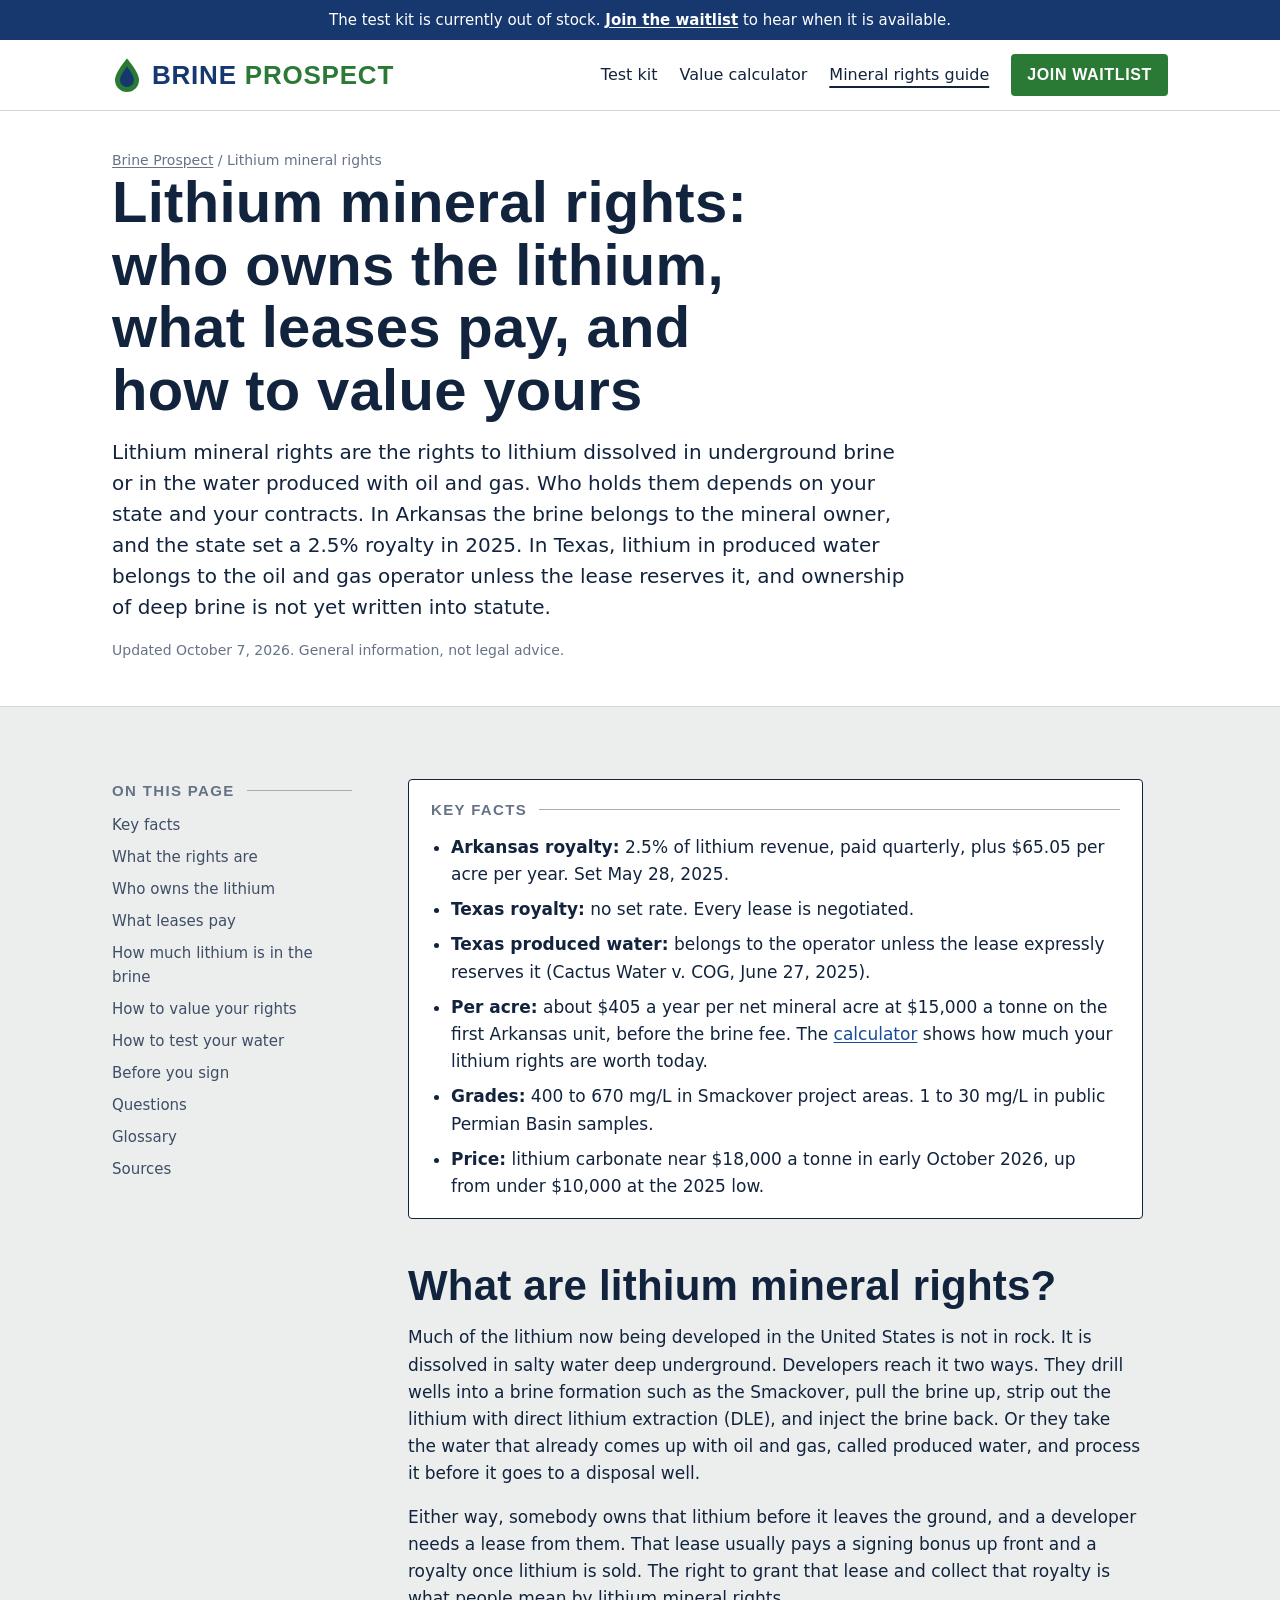
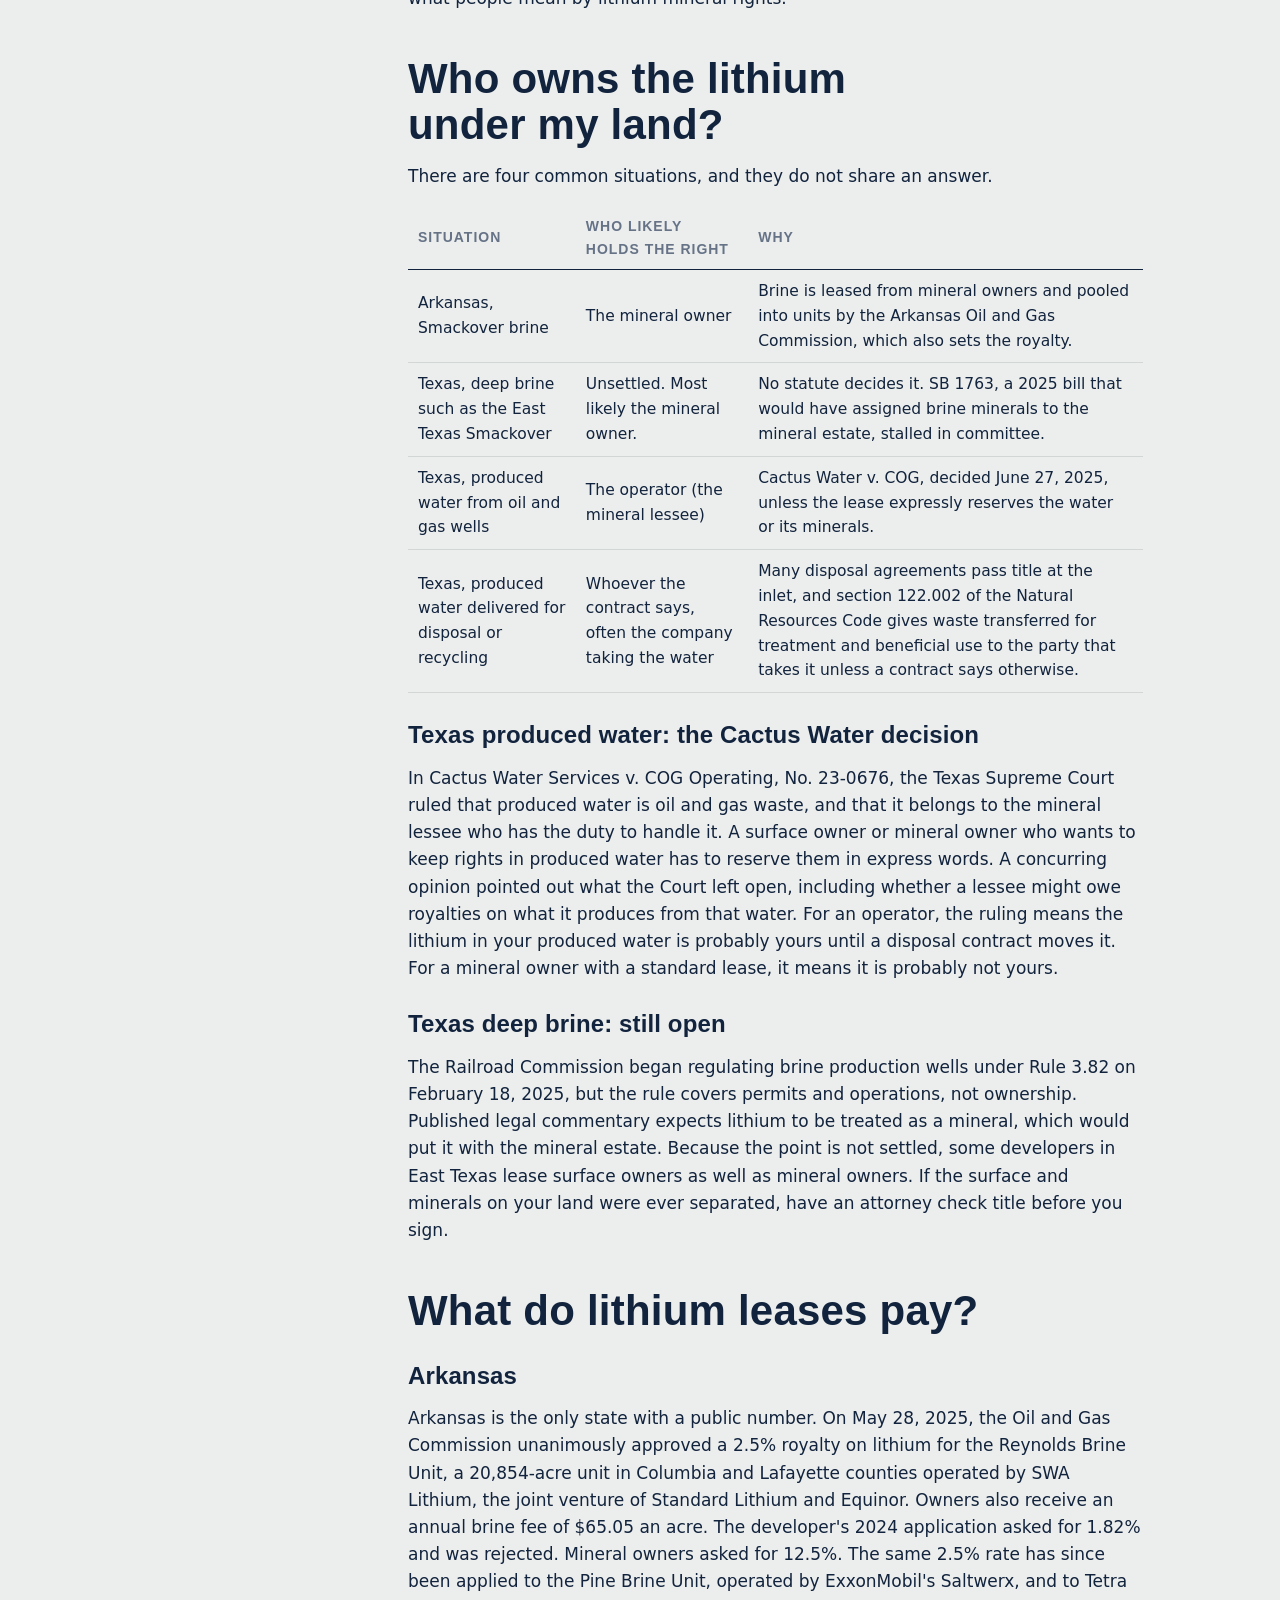
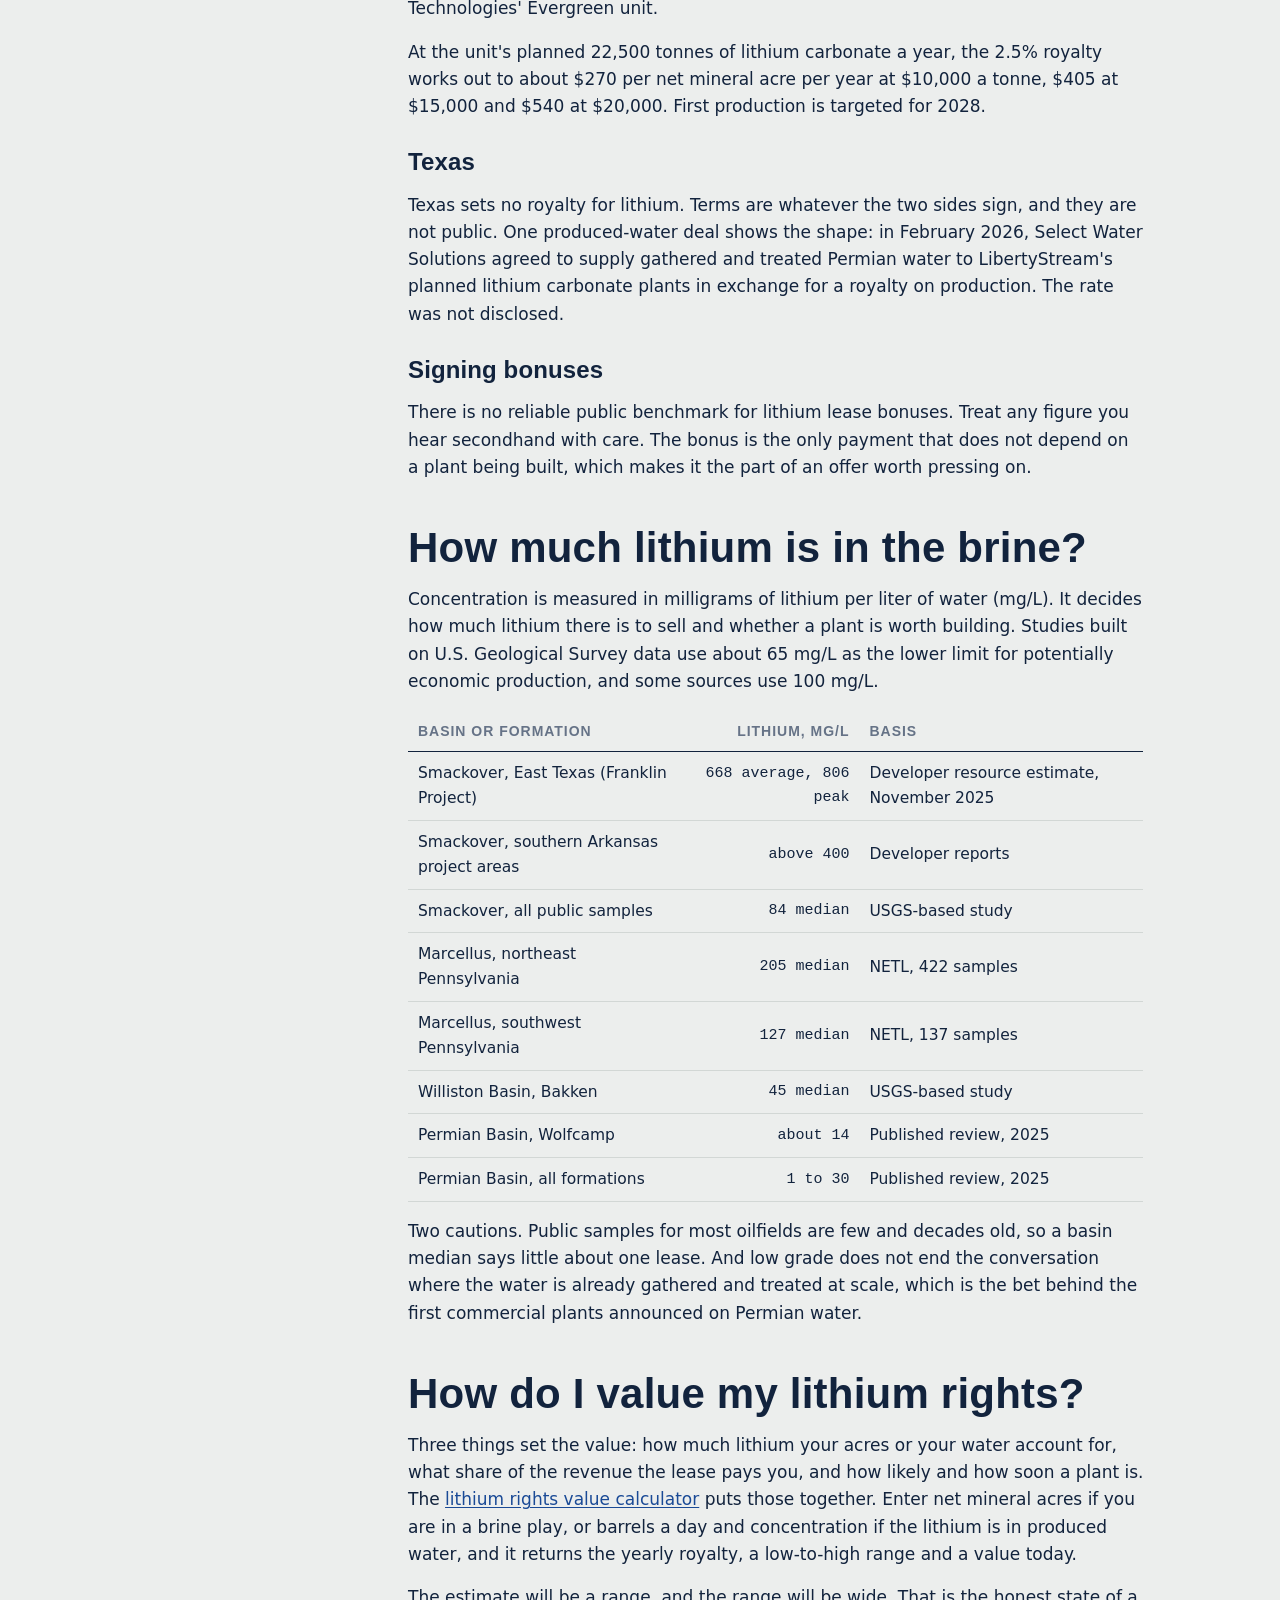
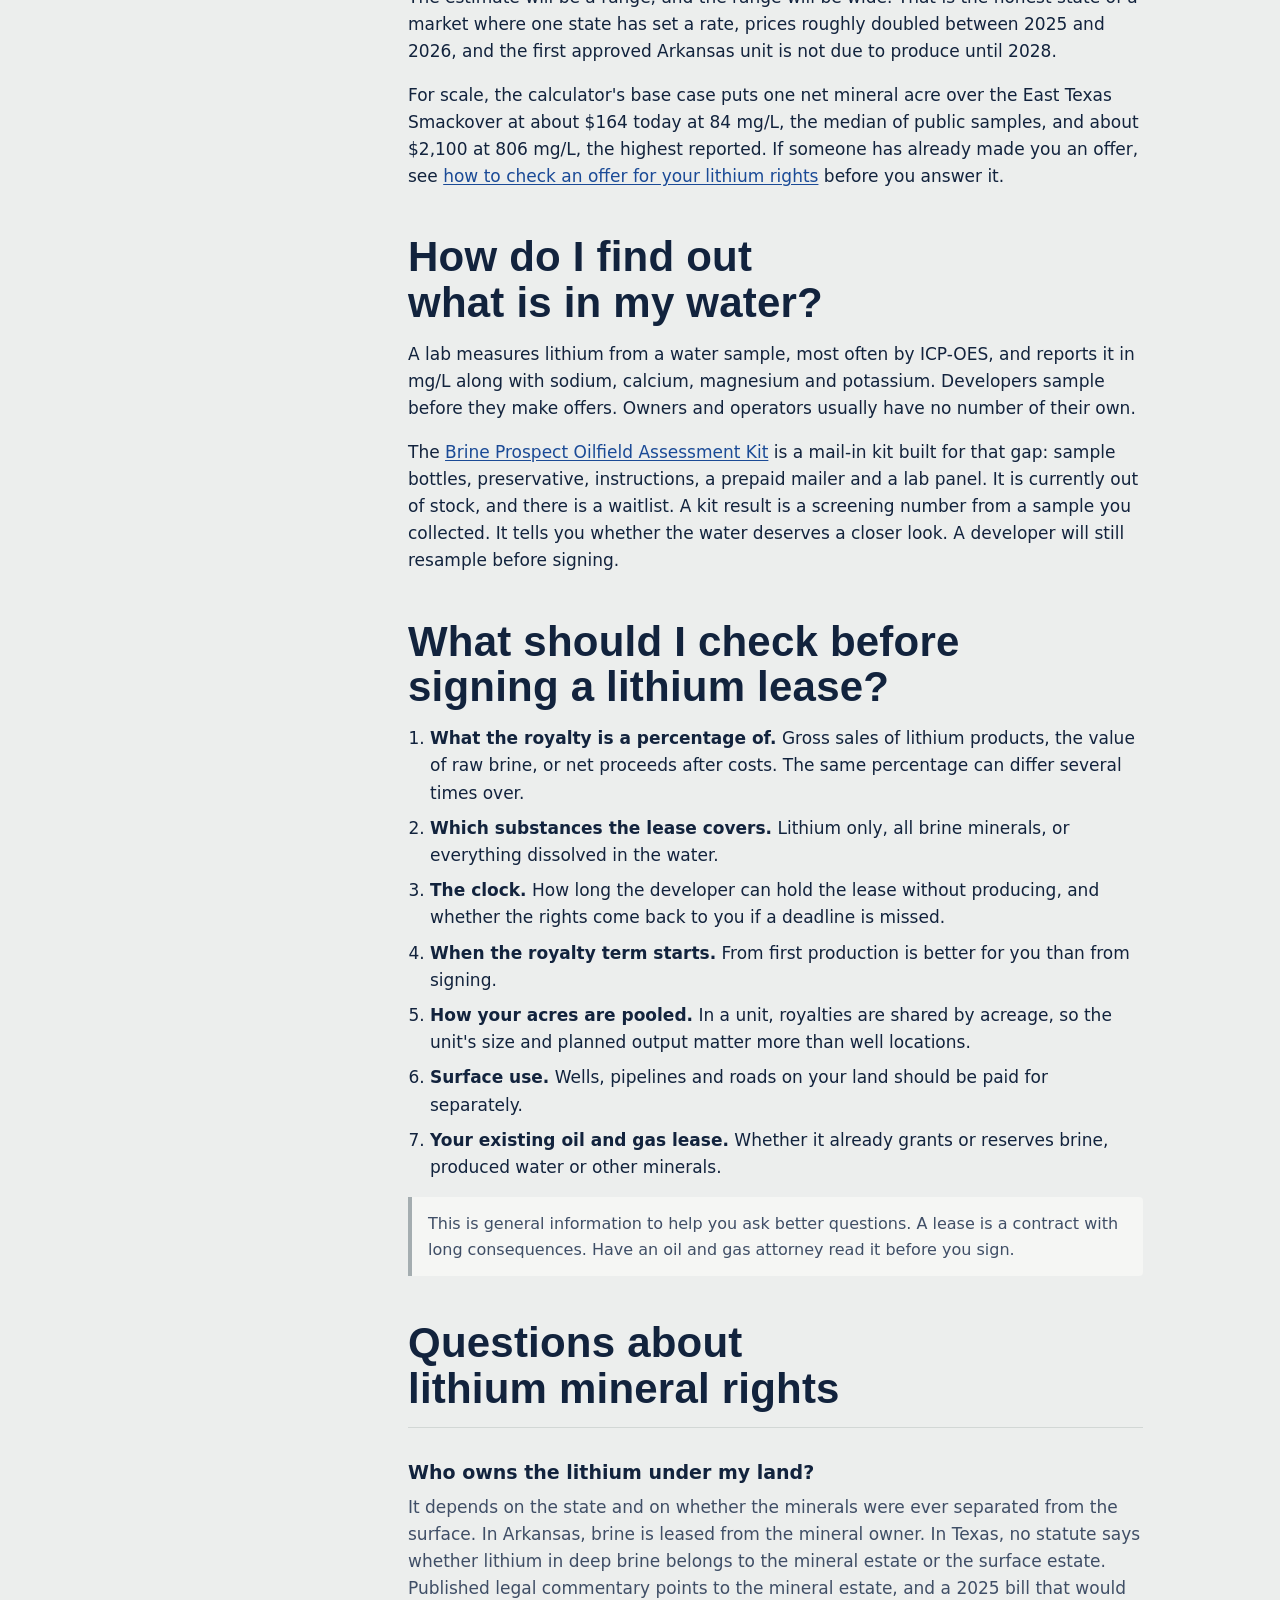
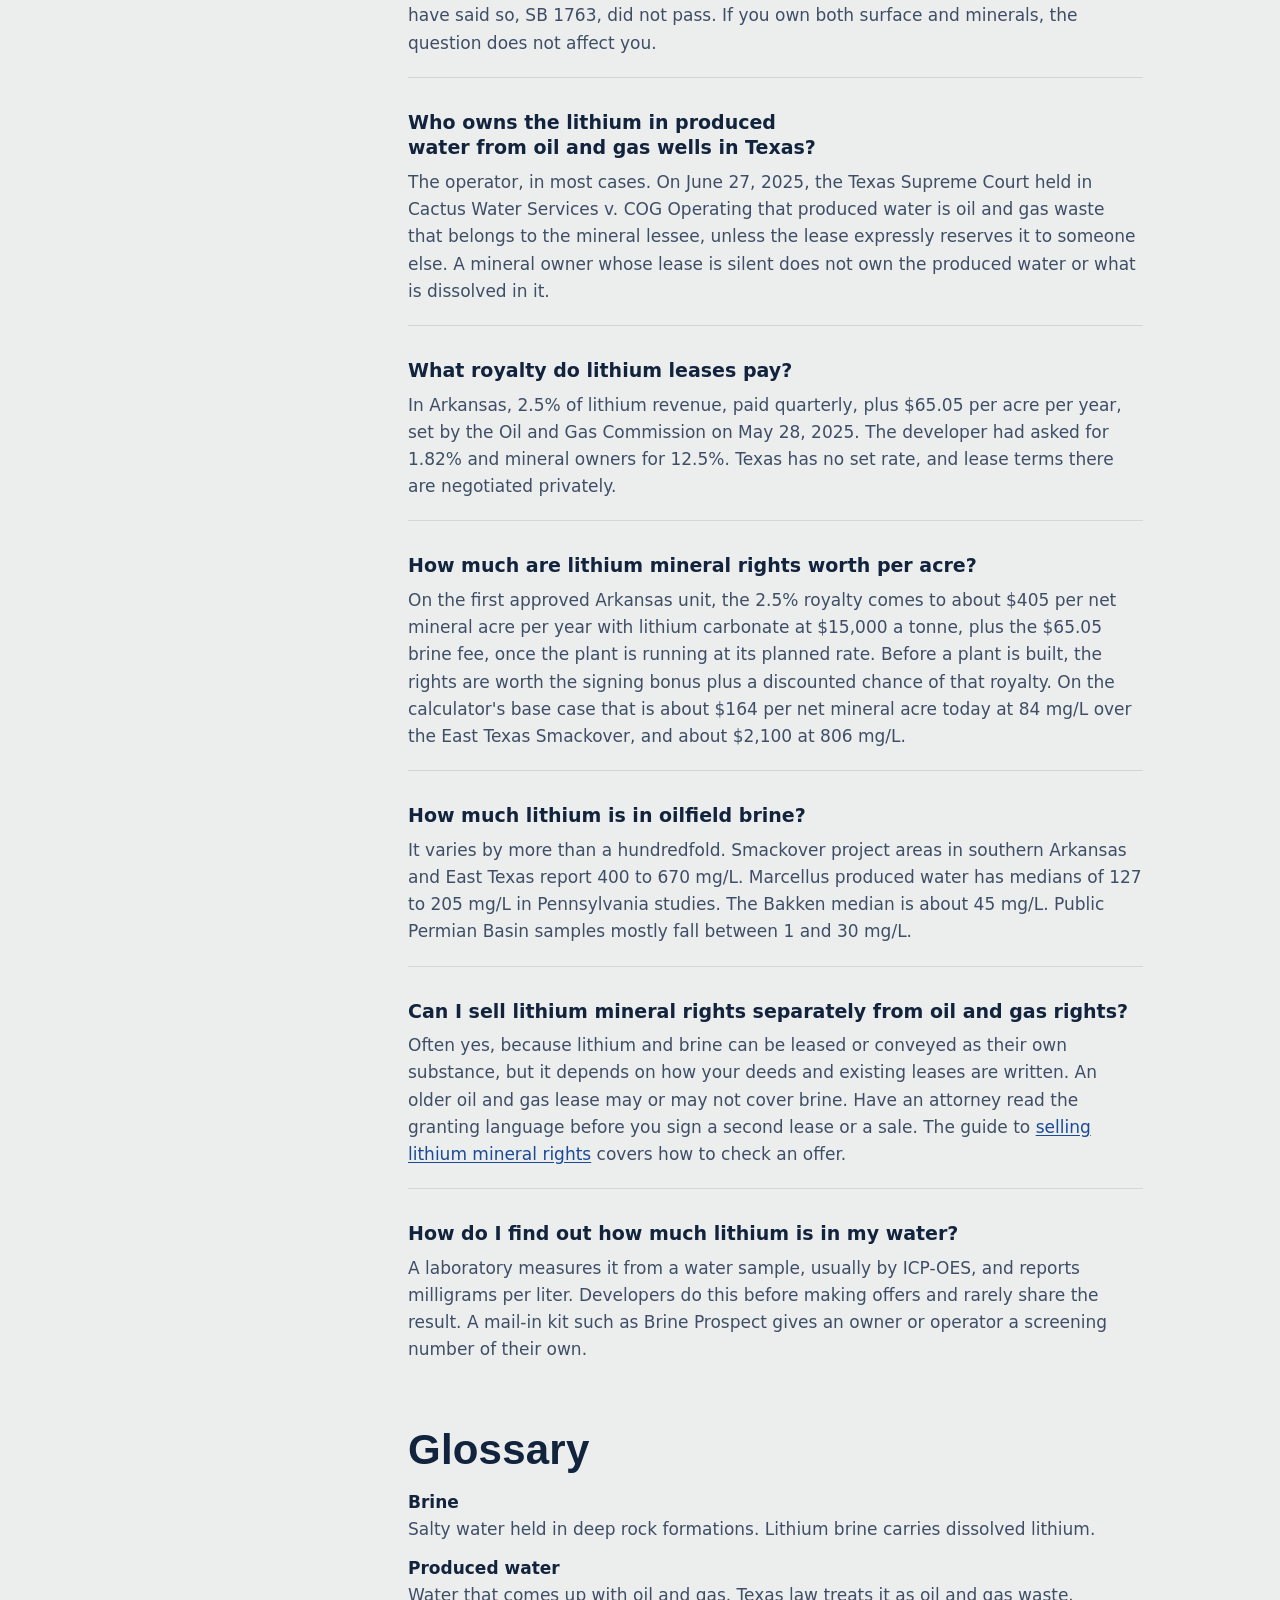
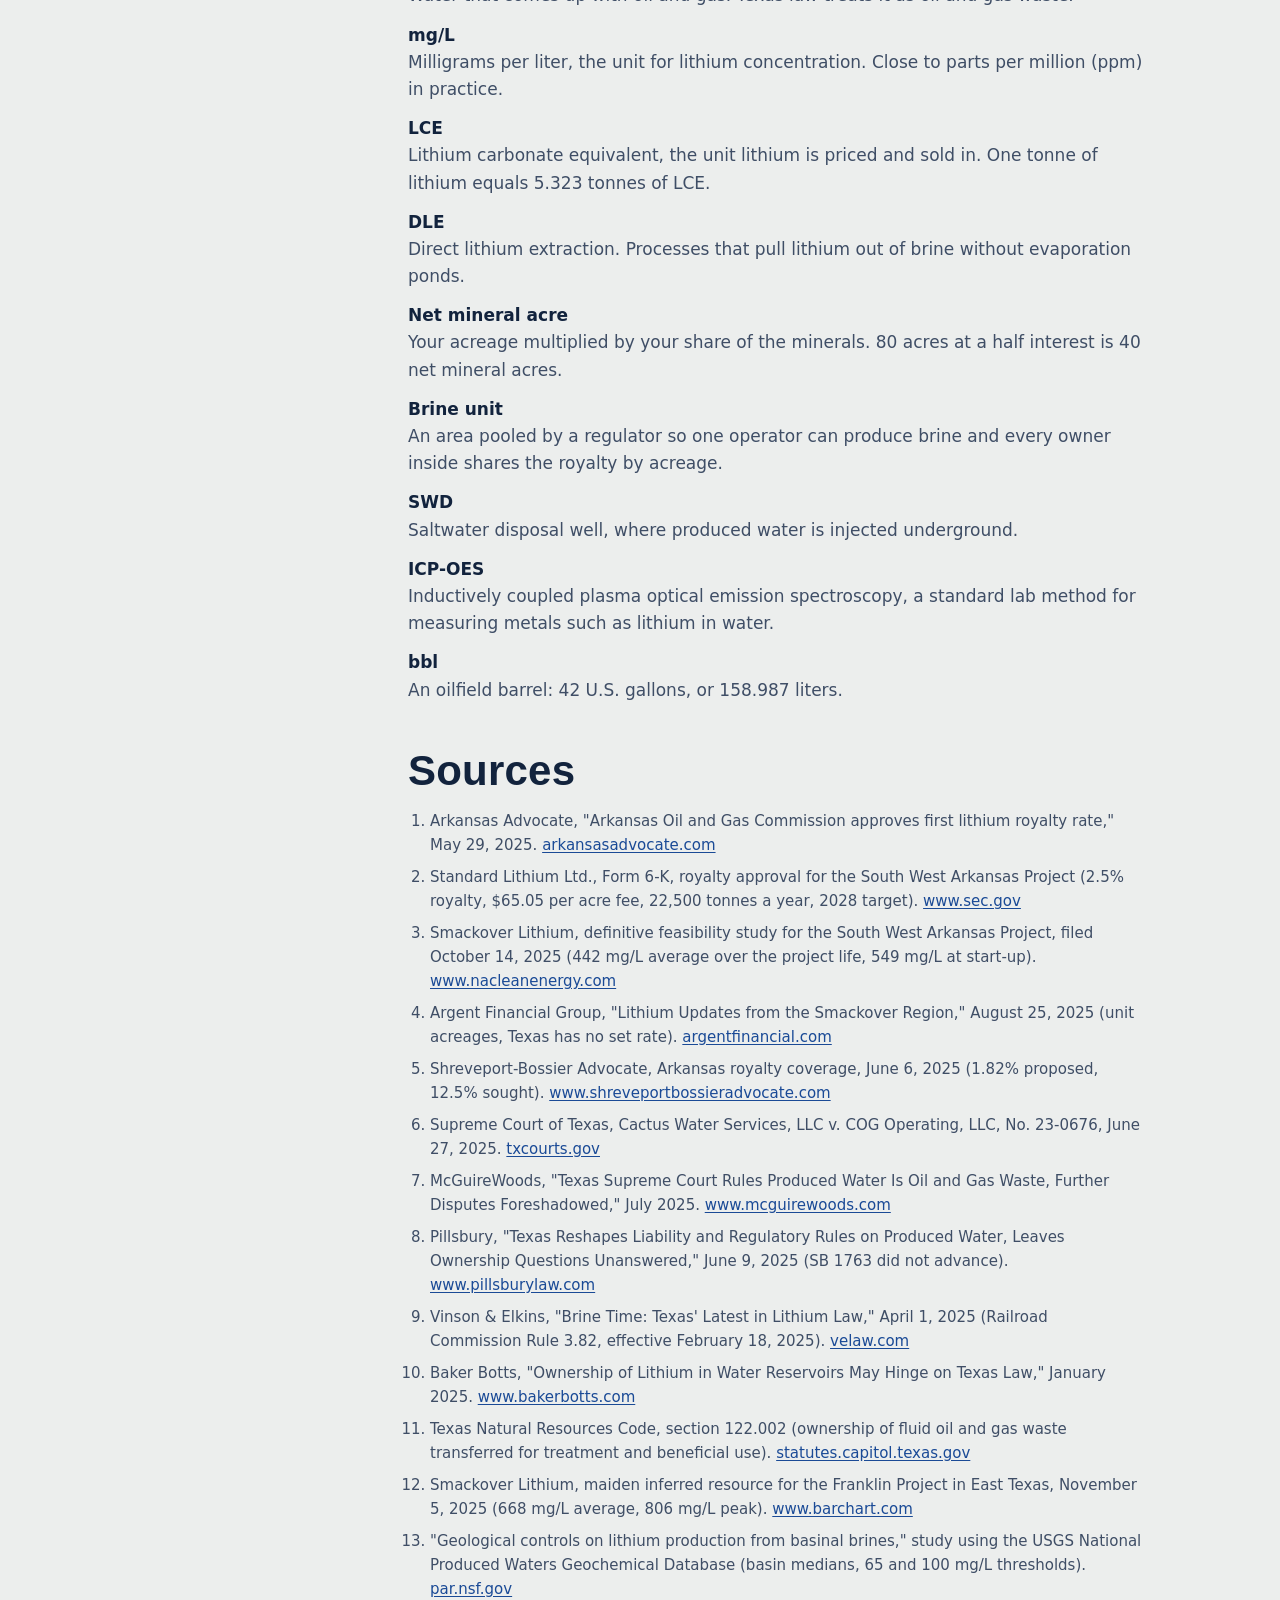
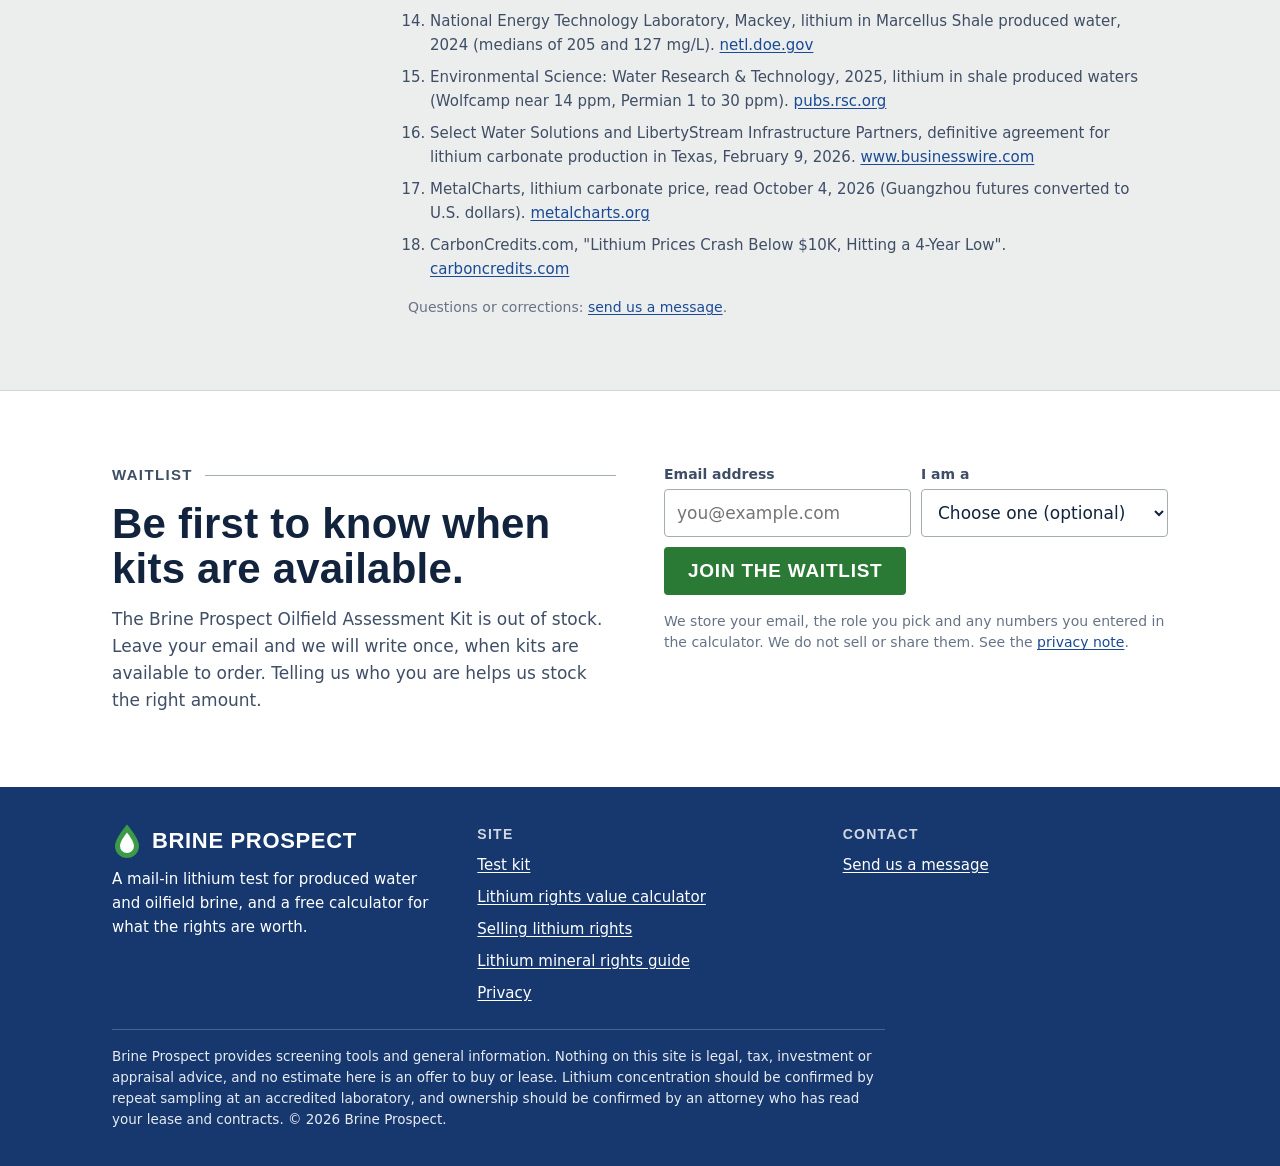
<file: lithium-mineral-rights/index.html>
<!doctype html>
<html lang="en" data-path="/lithium-mineral-rights/">
<head>
<meta charset="utf-8">
<meta name="viewport" content="width=device-width, initial-scale=1, viewport-fit=cover">
<meta http-equiv="Content-Security-Policy" content="default-src 'self'; script-src 'self' https://www.googletagmanager.com; style-src 'self' 'unsafe-inline' https://fonts.googleapis.com; font-src 'self' https://fonts.gstatic.com; img-src 'self' data:; connect-src 'self' https://script.google.com https://script.googleusercontent.com https://*.google-analytics.com https://*.googletagmanager.com; form-action 'self'; base-uri 'self'; object-src 'none'">
<meta name="referrer" content="strict-origin-when-cross-origin">
<title>Lithium Mineral Rights: Who Owns Them and What They Pay</title>
<meta name="description" content="Who owns the lithium under your land or in your produced water, what lithium leases pay in Arkansas and Texas, and how to value your mineral rights.">
<link rel="canonical" href="https://brineprospect.com/lithium-mineral-rights/">
<meta name="robots" content="index, follow, max-image-preview:large, max-snippet:-1">
<meta property="og:type" content="article">
<meta property="og:site_name" content="Brine Prospect">
<meta property="og:title" content="Lithium Mineral Rights: Who Owns Them and What They Pay">
<meta property="og:description" content="Who owns the lithium under your land or in your produced water, what lithium leases pay in Arkansas and Texas, and how to value your mineral rights.">
<meta property="og:url" content="https://brineprospect.com/lithium-mineral-rights/">
<meta property="og:image" content="https://brineprospect.com/assets/og.jpg">
<meta property="og:image:width" content="1200">
<meta property="og:image:height" content="630">
<meta property="og:image:alt" content="The Brine Prospect Oilfield Assessment Kit: sample bottles, box, instruction card and return mailer.">
<meta name="twitter:card" content="summary_large_image">
<meta name="theme-color" content="#16386f">
<link rel="icon" href="../assets/favicon.svg" type="image/svg+xml">
<link rel="apple-touch-icon" href="../assets/apple-touch-icon.png">
<link rel="preconnect" href="https://fonts.googleapis.com">
<link rel="preconnect" href="https://fonts.gstatic.com" crossorigin>
<link rel="stylesheet" href="https://fonts.googleapis.com/css2?family=Barlow+Condensed:wght@600;700&family=IBM+Plex+Mono:wght@400;500&family=Public+Sans:wght@400;600;700&display=swap">
<link rel="stylesheet" href="../assets/site.css">
<script type="application/ld+json">{"@context":"https://schema.org","@type":"Article","headline":"Lithium mineral rights: who owns the lithium, what leases pay, and how to value yours","description":"Who owns the lithium under your land or in your produced water, what lithium leases pay in Arkansas and Texas, and how to value your mineral rights.","mainEntityOfPage":"https://brineprospect.com/lithium-mineral-rights/","image":["https://brineprospect.com/assets/og.jpg"],"datePublished":"2026-10-05","dateModified":"2026-10-07","inLanguage":"en-US","author":{"@type":"Organization","name":"Brine Prospect","url":"https://brineprospect.com/"},"publisher":{"@type":"Organization","@id":"https://brineprospect.com/#org","name":"Brine Prospect","url":"https://brineprospect.com/","logo":"https://brineprospect.com/assets/apple-touch-icon.png","contactPoint":{"@type":"ContactPoint","contactType":"customer support","url":"https://brineprospect.com/contact/"}}}</script>
<script type="application/ld+json">{"@context":"https://schema.org","@type":"FAQPage","mainEntity":[{"@type":"Question","name":"Who owns the lithium under my land?","acceptedAnswer":{"@type":"Answer","text":"It depends on the state and on whether the minerals were ever separated from the surface. In Arkansas, brine is leased from the mineral owner. In Texas, no statute says whether lithium in deep brine belongs to the mineral estate or the surface estate. Published legal commentary points to the mineral estate, and a 2025 bill that would have said so, SB 1763, did not pass. If you own both surface and minerals, the question does not affect you."}},{"@type":"Question","name":"Who owns the lithium in produced water from oil and gas wells in Texas?","acceptedAnswer":{"@type":"Answer","text":"The operator, in most cases. On June 27, 2025, the Texas Supreme Court held in Cactus Water Services v. COG Operating that produced water is oil and gas waste that belongs to the mineral lessee, unless the lease expressly reserves it to someone else. A mineral owner whose lease is silent does not own the produced water or what is dissolved in it."}},{"@type":"Question","name":"What royalty do lithium leases pay?","acceptedAnswer":{"@type":"Answer","text":"In Arkansas, 2.5% of lithium revenue, paid quarterly, plus $65.05 per acre per year, set by the Oil and Gas Commission on May 28, 2025. The developer had asked for 1.82% and mineral owners for 12.5%. Texas has no set rate, and lease terms there are negotiated privately."}},{"@type":"Question","name":"How much are lithium mineral rights worth per acre?","acceptedAnswer":{"@type":"Answer","text":"On the first approved Arkansas unit, the 2.5% royalty comes to about $405 per net mineral acre per year with lithium carbonate at $15,000 a tonne, plus the $65.05 brine fee, once the plant is running at its planned rate. Before a plant is built, the rights are worth the signing bonus plus a discounted chance of that royalty. On the calculator's base case that is about $164 per net mineral acre today at 84 mg/L over the East Texas Smackover, and about $2,100 at 806 mg/L."}},{"@type":"Question","name":"How much lithium is in oilfield brine?","acceptedAnswer":{"@type":"Answer","text":"It varies by more than a hundredfold. Smackover project areas in southern Arkansas and East Texas report 400 to 670 mg/L. Marcellus produced water has medians of 127 to 205 mg/L in Pennsylvania studies. The Bakken median is about 45 mg/L. Public Permian Basin samples mostly fall between 1 and 30 mg/L."}},{"@type":"Question","name":"Can I sell lithium mineral rights separately from oil and gas rights?","acceptedAnswer":{"@type":"Answer","text":"Often yes, because lithium and brine can be leased or conveyed as their own substance, but it depends on how your deeds and existing leases are written. An older oil and gas lease may or may not cover brine. Have an attorney read the granting language before you sign a second lease or a sale."}},{"@type":"Question","name":"How do I find out how much lithium is in my water?","acceptedAnswer":{"@type":"Answer","text":"A laboratory measures it from a water sample, usually by ICP-OES, and reports milligrams per liter. Developers do this before making offers and rarely share the result. A mail-in kit such as Brine Prospect gives an owner or operator a screening number of their own."}}]}</script>
<script type="application/ld+json">{"@context":"https://schema.org","@type":"BreadcrumbList","itemListElement":[{"@type":"ListItem","position":1,"name":"Brine Prospect","item":"https://brineprospect.com/"},{"@type":"ListItem","position":2,"name":"Lithium mineral rights","item":"https://brineprospect.com/lithium-mineral-rights/"}]}</script>
</head>
<body>
<a class="skip" href="#main">Skip to content</a>
<div class="stockbar">The test kit is currently out of stock. <a href="#waitlist">Join the waitlist</a> to hear when it is available.</div>
<header class="site-head">
  <div class="wrap head-row">
    <a class="logo" href="../" aria-label="Brine Prospect home"><svg viewBox="0 0 30 36" aria-hidden="true" focusable="false"><path d="M15 1.5C15 1.5 3 15.2 3 23a12 12 0 0 0 24 0C27 15.2 15 1.5 15 1.5Z" fill="var(--drop-outer)"/><path d="M15 9.5c0 0-7 8.6-7 13.6a7 7 0 0 0 14 0c0-5-7-13.6-7-13.6Z" fill="var(--drop-inner)"/></svg><span><span class="b">BRINE</span> <span class="p">PROSPECT</span></span></a>
    <nav class="site-nav" aria-label="Main">
      <a href="../">Test kit</a>
      <a href="../lithium-lease-calculator/">Value calculator</a>
      <a href="../lithium-mineral-rights/" aria-current="page">Mineral rights guide</a>
      <a class="btn" href="#waitlist">Join waitlist</a>
    </nav>
  </div>
</header>
<main id="main">

<section class="page-hero">
  <div class="wrap">
    <p class="crumbs"><a href="../">Brine Prospect</a> / Lithium mineral rights</p>
    <div class="stack">
      <h1>Lithium mineral rights: who owns the lithium, what leases pay, and how to value yours</h1>
      <p class="answer">Lithium mineral rights are the rights to lithium dissolved in underground brine or in the water produced with oil and gas. Who holds them depends on your state and your contracts. In Arkansas the brine belongs to the mineral owner, and the state set a 2.5% royalty in 2025. In Texas, lithium in produced water belongs to the oil and gas operator unless the lease reserves it, and ownership of deep brine is not yet written into statute.</p>
      <p class="updated">Updated <time datetime="2026-10-07">October 7, 2026</time>. General information, not legal advice.</p>
    </div>
  </div>
</section>

<section class="sec" aria-label="Guide">
  <div class="wrap article">
    <nav class="toc" aria-label="On this page">
      <p class="label">On this page</p>
      <ol>
        <li><a href="#facts">Key facts</a></li>
        <li><a href="#what">What the rights are</a></li>
        <li><a href="#ownership">Who owns the lithium</a></li>
        <li><a href="#pay">What leases pay</a></li>
        <li><a href="#grades">How much lithium is in the brine</a></li>
        <li><a href="#value">How to value your rights</a></li>
        <li><a href="#test">How to test your water</a></li>
        <li><a href="#checklist">Before you sign</a></li>
        <li><a href="#faq">Questions</a></li>
        <li><a href="#glossary">Glossary</a></li>
        <li><a href="#sources">Sources</a></li>
      </ol>
    </nav>
    <div class="prose">
      <div class="keyfacts" id="facts">
        <p class="label">Key facts</p>
        <ul>
          <li><strong>Arkansas royalty:</strong> 2.5% of lithium revenue, paid quarterly, plus $65.05 per acre per year. Set May 28, 2025.</li>
          <li><strong>Texas royalty:</strong> no set rate. Every lease is negotiated.</li>
          <li><strong>Texas produced water:</strong> belongs to the operator unless the lease expressly reserves it (Cactus Water v. COG, June 27, 2025).</li>
          <li><strong>Per acre:</strong> about $405 a year per net mineral acre at $15,000 a tonne on the first Arkansas unit, before the brine fee. The <a href="../lithium-lease-calculator/">calculator</a> shows how much your lithium rights are worth today.</li>
          <li><strong>Grades:</strong> 400 to 670 mg/L in Smackover project areas. 1 to 30 mg/L in public Permian Basin samples.</li>
          <li><strong>Price:</strong> lithium carbonate near $18,000 a tonne in early October 2026, up from under $10,000 at the 2025 low.</li>
        </ul>
      </div>

      <h2 id="what">What are lithium mineral rights?</h2>
      <p>Much of the lithium now being developed in the United States is not in rock. It is dissolved in salty water deep underground. Developers reach it two ways. They drill wells into a brine formation such as the Smackover, pull the brine up, strip out the lithium with direct lithium extraction (DLE), and inject the brine back. Or they take the water that already comes up with oil and gas, called produced water, and process it before it goes to a disposal well.</p>
      <p>Either way, somebody owns that lithium before it leaves the ground, and a developer needs a lease from them. That lease usually pays a signing bonus up front and a royalty once lithium is sold. The right to grant that lease and collect that royalty is what people mean by lithium mineral rights.</p>

      <h2 id="ownership">Who owns the lithium under my land?</h2>
      <p>There are four common situations, and they do not share an answer.</p>
      <div class="tablewrap"><table class="datatable">
        <thead><tr><th scope="col">Situation</th><th scope="col">Who likely holds the right</th><th scope="col">Why</th></tr></thead>
        <tbody>
          <tr><th scope="row">Arkansas, Smackover brine</th><td>The mineral owner</td><td>Brine is leased from mineral owners and pooled into units by the Arkansas Oil and Gas Commission, which also sets the royalty.</td></tr>
          <tr><th scope="row">Texas, deep brine such as the East Texas Smackover</th><td>Unsettled. Most likely the mineral owner.</td><td>No statute decides it. SB 1763, a 2025 bill that would have assigned brine minerals to the mineral estate, stalled in committee.</td></tr>
          <tr><th scope="row">Texas, produced water from oil and gas wells</th><td>The operator (the mineral lessee)</td><td>Cactus Water v. COG, decided June 27, 2025, unless the lease expressly reserves the water or its minerals.</td></tr>
          <tr><th scope="row">Texas, produced water delivered for disposal or recycling</th><td>Whoever the contract says, often the company taking the water</td><td>Many disposal agreements pass title at the inlet, and section 122.002 of the Natural Resources Code gives waste transferred for treatment and beneficial use to the party that takes it unless a contract says otherwise.</td></tr>
        </tbody>
      </table></div>

      <h3>Texas produced water: the Cactus Water decision</h3>
      <p>In Cactus Water Services v. COG Operating, No. 23-0676, the Texas Supreme Court ruled that produced water is oil and gas waste, and that it belongs to the mineral lessee who has the duty to handle it. A surface owner or mineral owner who wants to keep rights in produced water has to reserve them in express words. A concurring opinion pointed out what the Court left open, including whether a lessee might owe royalties on what it produces from that water. For an operator, the ruling means the lithium in your produced water is probably yours until a disposal contract moves it. For a mineral owner with a standard lease, it means it is probably not yours.</p>

      <h3>Texas deep brine: still open</h3>
      <p>The Railroad Commission began regulating brine production wells under Rule 3.82 on February 18, 2025, but the rule covers permits and operations, not ownership. Published legal commentary expects lithium to be treated as a mineral, which would put it with the mineral estate. Because the point is not settled, some developers in East Texas lease surface owners as well as mineral owners. If the surface and minerals on your land were ever separated, have an attorney check title before you sign.</p>

      <h2 id="pay">What do lithium leases pay?</h2>
      <h3>Arkansas</h3>
      <p>Arkansas is the only state with a public number. On May 28, 2025, the Oil and Gas Commission unanimously approved a 2.5% royalty on lithium for the Reynolds Brine Unit, a 20,854-acre unit in Columbia and Lafayette counties operated by SWA Lithium, the joint venture of Standard Lithium and Equinor. Owners also receive an annual brine fee of $65.05 an acre. The developer's 2024 application asked for 1.82% and was rejected. Mineral owners asked for 12.5%. The same 2.5% rate has since been applied to the Pine Brine Unit, operated by ExxonMobil's Saltwerx, and to Tetra Technologies' Evergreen unit.</p>
      <p>At the unit's planned 22,500 tonnes of lithium carbonate a year, the 2.5% royalty works out to about $270 per net mineral acre per year at $10,000 a tonne, $405 at $15,000 and $540 at $20,000. First production is targeted for 2028.</p>
      <h3>Texas</h3>
      <p>Texas sets no royalty for lithium. Terms are whatever the two sides sign, and they are not public. One produced-water deal shows the shape: in February 2026, Select Water Solutions agreed to supply gathered and treated Permian water to LibertyStream's planned lithium carbonate plants in exchange for a royalty on production. The rate was not disclosed.</p>
      <h3>Signing bonuses</h3>
      <p>There is no reliable public benchmark for lithium lease bonuses. Treat any figure you hear secondhand with care. The bonus is the only payment that does not depend on a plant being built, which makes it the part of an offer worth pressing on.</p>

      <h2 id="grades">How much lithium is in the brine?</h2>
      <p>Concentration is measured in milligrams of lithium per liter of water (mg/L). It decides how much lithium there is to sell and whether a plant is worth building. Studies built on U.S. Geological Survey data use about 65 mg/L as the lower limit for potentially economic production, and some sources use 100 mg/L.</p>
      <div class="tablewrap"><table class="datatable">
        <thead><tr><th scope="col">Basin or formation</th><th scope="col" class="r">Lithium, mg/L</th><th scope="col">Basis</th></tr></thead>
        <tbody>
          <tr><th scope="row">Smackover, East Texas (Franklin Project)</th><td class="r">668 average, 806 peak</td><td>Developer resource estimate, November 2025</td></tr>
          <tr><th scope="row">Smackover, southern Arkansas project areas</th><td class="r">above 400</td><td>Developer reports</td></tr>
          <tr><th scope="row">Smackover, all public samples</th><td class="r">84 median</td><td>USGS-based study</td></tr>
          <tr><th scope="row">Marcellus, northeast Pennsylvania</th><td class="r">205 median</td><td>NETL, 422 samples</td></tr>
          <tr><th scope="row">Marcellus, southwest Pennsylvania</th><td class="r">127 median</td><td>NETL, 137 samples</td></tr>
          <tr><th scope="row">Williston Basin, Bakken</th><td class="r">45 median</td><td>USGS-based study</td></tr>
          <tr><th scope="row">Permian Basin, Wolfcamp</th><td class="r">about 14</td><td>Published review, 2025</td></tr>
          <tr><th scope="row">Permian Basin, all formations</th><td class="r">1 to 30</td><td>Published review, 2025</td></tr>
        </tbody>
      </table></div>
      <p>Two cautions. Public samples for most oilfields are few and decades old, so a basin median says little about one lease. And low grade does not end the conversation where the water is already gathered and treated at scale, which is the bet behind the first commercial plants announced on Permian water.</p>

      <h2 id="value">How do I value my lithium rights?</h2>
      <p>Three things set the value: how much lithium your acres or your water account for, what share of the revenue the lease pays you, and how likely and how soon a plant is. The <a href="../lithium-lease-calculator/">lithium rights value calculator</a> puts those together. Enter net mineral acres if you are in a brine play, or barrels a day and concentration if the lithium is in produced water, and it returns the yearly royalty, a low-to-high range and a value today.</p>
      <p>The estimate will be a range, and the range will be wide. That is the honest state of a market where one state has set a rate, prices roughly doubled between 2025 and 2026, and the first approved Arkansas unit is not due to produce until 2028.</p>
      <p>For scale, the calculator's base case puts one net mineral acre over the East Texas Smackover at about $164 today at 84 mg/L, the median of public samples, and about $2,100 at 806 mg/L, the highest reported. If someone has already made you an offer, see <a href="../sell-lithium-mineral-rights/">how to check an offer for your lithium rights</a> before you answer it.</p>

      <h2 id="test">How do I find out what is in my water?</h2>
      <p>A lab measures lithium from a water sample, most often by ICP-OES, and reports it in mg/L along with sodium, calcium, magnesium and potassium. Developers sample before they make offers. Owners and operators usually have no number of their own.</p>
      <p>The <a href="../">Brine Prospect Oilfield Assessment Kit</a> is a mail-in kit built for that gap: sample bottles, preservative, instructions, a prepaid mailer and a lab panel. It is currently out of stock, and there is a waitlist. A kit result is a screening number from a sample you collected. It tells you whether the water deserves a closer look. A developer will still resample before signing.</p>

      <h2 id="checklist">What should I check before signing a lithium lease?</h2>
      <ol>
        <li><strong>What the royalty is a percentage of.</strong> Gross sales of lithium products, the value of raw brine, or net proceeds after costs. The same percentage can differ several times over.</li>
        <li><strong>Which substances the lease covers.</strong> Lithium only, all brine minerals, or everything dissolved in the water.</li>
        <li><strong>The clock.</strong> How long the developer can hold the lease without producing, and whether the rights come back to you if a deadline is missed.</li>
        <li><strong>When the royalty term starts.</strong> From first production is better for you than from signing.</li>
        <li><strong>How your acres are pooled.</strong> In a unit, royalties are shared by acreage, so the unit's size and planned output matter more than well locations.</li>
        <li><strong>Surface use.</strong> Wells, pipelines and roads on your land should be paid for separately.</li>
        <li><strong>Your existing oil and gas lease.</strong> Whether it already grants or reserves brine, produced water or other minerals.</li>
      </ol>
      <p class="note">This is general information to help you ask better questions. A lease is a contract with long consequences. Have an oil and gas attorney read it before you sign.</p>

      <h2 id="faq">Questions about lithium mineral rights</h2>
      <div class="faq"><div><h3>Who owns the lithium under my land?</h3><p>It depends on the state and on whether the minerals were ever separated from the surface. In Arkansas, brine is leased from the mineral owner. In Texas, no statute says whether lithium in deep brine belongs to the mineral estate or the surface estate. Published legal commentary points to the mineral estate, and a 2025 bill that would have said so, SB 1763, did not pass. If you own both surface and minerals, the question does not affect you.</p></div><div><h3>Who owns the lithium in produced water from oil and gas wells in Texas?</h3><p>The operator, in most cases. On June 27, 2025, the Texas Supreme Court held in Cactus Water Services v. COG Operating that produced water is oil and gas waste that belongs to the mineral lessee, unless the lease expressly reserves it to someone else. A mineral owner whose lease is silent does not own the produced water or what is dissolved in it.</p></div><div><h3>What royalty do lithium leases pay?</h3><p>In Arkansas, 2.5% of lithium revenue, paid quarterly, plus $65.05 per acre per year, set by the Oil and Gas Commission on May 28, 2025. The developer had asked for 1.82% and mineral owners for 12.5%. Texas has no set rate, and lease terms there are negotiated privately.</p></div><div><h3>How much are lithium mineral rights worth per acre?</h3><p>On the first approved Arkansas unit, the 2.5% royalty comes to about $405 per net mineral acre per year with lithium carbonate at $15,000 a tonne, plus the $65.05 brine fee, once the plant is running at its planned rate. Before a plant is built, the rights are worth the signing bonus plus a discounted chance of that royalty. On the calculator's base case that is about $164 per net mineral acre today at 84 mg/L over the East Texas Smackover, and about $2,100 at 806 mg/L.</p></div><div><h3>How much lithium is in oilfield brine?</h3><p>It varies by more than a hundredfold. Smackover project areas in southern Arkansas and East Texas report 400 to 670 mg/L. Marcellus produced water has medians of 127 to 205 mg/L in Pennsylvania studies. The Bakken median is about 45 mg/L. Public Permian Basin samples mostly fall between 1 and 30 mg/L.</p></div><div><h3>Can I sell lithium mineral rights separately from oil and gas rights?</h3><p>Often yes, because lithium and brine can be leased or conveyed as their own substance, but it depends on how your deeds and existing leases are written. An older oil and gas lease may or may not cover brine. Have an attorney read the granting language before you sign a second lease or a sale. The guide to <a href="../sell-lithium-mineral-rights/">selling lithium mineral rights</a> covers how to check an offer.</p></div><div><h3>How do I find out how much lithium is in my water?</h3><p>A laboratory measures it from a water sample, usually by ICP-OES, and reports milligrams per liter. Developers do this before making offers and rarely share the result. A mail-in kit such as Brine Prospect gives an owner or operator a screening number of their own.</p></div></div>

      <h2 id="glossary">Glossary</h2>
      <dl class="gloss">
        <div><dt>Brine</dt><dd>Salty water held in deep rock formations. Lithium brine carries dissolved lithium.</dd></div>
        <div><dt>Produced water</dt><dd>Water that comes up with oil and gas. Texas law treats it as oil and gas waste.</dd></div>
        <div><dt>mg/L</dt><dd>Milligrams per liter, the unit for lithium concentration. Close to parts per million (ppm) in practice.</dd></div>
        <div><dt>LCE</dt><dd>Lithium carbonate equivalent, the unit lithium is priced and sold in. One tonne of lithium equals 5.323 tonnes of LCE.</dd></div>
        <div><dt>DLE</dt><dd>Direct lithium extraction. Processes that pull lithium out of brine without evaporation ponds.</dd></div>
        <div><dt>Net mineral acre</dt><dd>Your acreage multiplied by your share of the minerals. 80 acres at a half interest is 40 net mineral acres.</dd></div>
        <div><dt>Brine unit</dt><dd>An area pooled by a regulator so one operator can produce brine and every owner inside shares the royalty by acreage.</dd></div>
        <div><dt>SWD</dt><dd>Saltwater disposal well, where produced water is injected underground.</dd></div>
        <div><dt>ICP-OES</dt><dd>Inductively coupled plasma optical emission spectroscopy, a standard lab method for measuring metals such as lithium in water.</dd></div>
        <div><dt>bbl</dt><dd>An oilfield barrel: 42 U.S. gallons, or 158.987 liters.</dd></div>
      </dl>

      <h2 id="sources">Sources</h2>
      <div class="sources"><ol><li>Arkansas Advocate, "Arkansas Oil and Gas Commission approves first lithium royalty rate," May 29, 2025. <a href="https://arkansasadvocate.com/2025/05/29/arkansas-oil-and-gas-commission-approves-first-lithium-royalty/" rel="noopener">arkansasadvocate.com</a></li><li>Standard Lithium Ltd., Form 6-K, royalty approval for the South West Arkansas Project (2.5% royalty, $65.05 per acre fee, 22,500 tonnes a year, 2028 target). <a href="https://www.sec.gov/Archives/edgar/data/1537137/000117184325003511/exh_991.htm" rel="noopener">www.sec.gov</a></li><li>Smackover Lithium, definitive feasibility study for the South West Arkansas Project, filed October 14, 2025 (442 mg/L average over the project life, 549 mg/L at start-up). <a href="https://www.nacleanenergy.com/energy-storage/smackover-lithium-files-definitive-feasibility-study-for-its-south-west-arkansas-project-north-america-s-highest-grade-reported-lithium-brine-reserve" rel="noopener">www.nacleanenergy.com</a></li><li>Argent Financial Group, "Lithium Updates from the Smackover Region," August 25, 2025 (unit acreages, Texas has no set rate). <a href="https://argentfinancial.com/argent-insights/lithium-updates-from-the-smackover-region/" rel="noopener">argentfinancial.com</a></li><li>Shreveport-Bossier Advocate, Arkansas royalty coverage, June 6, 2025 (1.82% proposed, 12.5% sought). <a href="https://www.shreveportbossieradvocate.com/business/louisiana-lithium-arkansas-royalty-rate/article_fff966d8-e244-4d16-9985-3acfcdf6bb27.html" rel="noopener">www.shreveportbossieradvocate.com</a></li><li>Supreme Court of Texas, Cactus Water Services, LLC v. COG Operating, LLC, No. 23-0676, June 27, 2025. <a href="https://txcourts.gov/media/1460824/230676.pdf" rel="noopener">txcourts.gov</a></li><li>McGuireWoods, "Texas Supreme Court Rules Produced Water Is Oil and Gas Waste, Further Disputes Foreshadowed," July 2025. <a href="https://www.mcguirewoods.com/client-resources/alerts/2025/7/texas-supreme-court-rules-produced-water-is-oil-and-gas-waste-further-disputes-foreshadowed/" rel="noopener">www.mcguirewoods.com</a></li><li>Pillsbury, "Texas Reshapes Liability and Regulatory Rules on Produced Water, Leaves Ownership Questions Unanswered," June 9, 2025 (SB 1763 did not advance). <a href="https://www.pillsburylaw.com/en/news-and-insights/texas-produced-water-liability-regulatory-rules-ownership.html" rel="noopener">www.pillsburylaw.com</a></li><li>Vinson &amp; Elkins, "Brine Time: Texas' Latest in Lithium Law," April 1, 2025 (Railroad Commission Rule 3.82, effective February 18, 2025). <a href="https://velaw.com/insights/brine-time-texas-latest-in-lithium-law" rel="noopener">velaw.com</a></li><li>Baker Botts, "Ownership of Lithium in Water Reservoirs May Hinge on Texas Law," January 2025. <a href="https://www.bakerbotts.com/thought-leadership/publications/2025/january/ownership-of-lithium-in-water-reservoirs-may-hinge-on-texas-law" rel="noopener">www.bakerbotts.com</a></li><li>Texas Natural Resources Code, section 122.002 (ownership of fluid oil and gas waste transferred for treatment and beneficial use). <a href="https://statutes.capitol.texas.gov/Docs/NR/htm/NR.122.htm" rel="noopener">statutes.capitol.texas.gov</a></li><li>Smackover Lithium, maiden inferred resource for the Franklin Project in East Texas, November 5, 2025 (668 mg/L average, 806 mg/L peak). <a href="https://www.barchart.com/story/news/35920399/smackover-lithium-files-maiden-inferred-resource-for-its-franklin-project-in-east-texas-containing-the-highest-reported-lithium-in-brine-grades-in-north-america" rel="noopener">www.barchart.com</a></li><li>"Geological controls on lithium production from basinal brines," study using the USGS National Produced Waters Geochemical Database (basin medians, 65 and 100 mg/L thresholds). <a href="https://par.nsf.gov/servlets/purl/10534539" rel="noopener">par.nsf.gov</a></li><li>National Energy Technology Laboratory, Mackey, lithium in Marcellus Shale produced water, 2024 (medians of 205 and 127 mg/L). <a href="https://netl.doe.gov/sites/default/files/netl-file/24RS_CMM_Mackey.pdf" rel="noopener">netl.doe.gov</a></li><li>Environmental Science: Water Research &amp; Technology, 2025, lithium in shale produced waters (Wolfcamp near 14 ppm, Permian 1 to 30 ppm). <a href="https://pubs.rsc.org/en/content/articlehtml/2025/ew/d4ew00422a" rel="noopener">pubs.rsc.org</a></li><li>Select Water Solutions and LibertyStream Infrastructure Partners, definitive agreement for lithium carbonate production in Texas, February 9, 2026. <a href="https://www.businesswire.com/news/home/20260209659302/en" rel="noopener">www.businesswire.com</a></li><li>MetalCharts, lithium carbonate price, read October 4, 2026 (Guangzhou futures converted to U.S. dollars). <a href="https://metalcharts.org/lithium-price" rel="noopener">metalcharts.org</a></li><li>CarbonCredits.com, "Lithium Prices Crash Below $10K, Hitting a 4-Year Low". <a href="https://carboncredits.com/lithium-prices-crash-below-10k-hitting-a-4-year-low-will-the-market-rebound/" rel="noopener">carboncredits.com</a></li></ol></div>
      <p class="fine">Questions or corrections: <a href="../contact/">send us a message</a>.</p>
    </div>
  </div>
</section>

<section class="sec wl-band" id="waitlist" aria-labelledby="wl-h">
  <div class="wrap inner">
    <div class="copy">
      <p class="label">Waitlist</p>
      <h2 id="wl-h">Be first to know when kits are available.</h2>
      <p>The Brine Prospect Oilfield Assessment Kit is out of stock. Leave your email and we will write once, when kits are available to order. Telling us who you are helps us stock the right amount.</p>
    </div>
    <div class="stack">
      <form class="wl" data-waitlist id="wl-main" novalidate>
  <div class="wl-row">
    <div class="wl-field"><label for="wl-main-email">Email address</label>
      <input type="email" id="wl-main-email" name="email" autocomplete="email" inputmode="email" placeholder="you@example.com" required>
    </div>
    <div class="wl-field"><label for="wl-main-role">I am a</label>
      <select id="wl-main-role" name="role"><option value="">Choose one (optional)</option><option value="Mineral or land owner">Mineral or land owner</option><option value="Oil and gas operator">Oil and gas operator</option><option value="Disposal or water midstream">Disposal well or water midstream</option><option value="Landman, attorney or advisor">Landman, attorney or advisor</option><option value="Lithium developer or investor">Lithium developer or investor</option><option value="Other">Other</option></select>
    </div>
    <button type="submit" class="btn">Join the waitlist</button>
  </div>
  <div class="hp" aria-hidden="true"><label for="wl-main-hp">Leave this field empty</label><input type="text" id="wl-main-hp" name="hp" tabindex="-1" autocomplete="off"></div>
  <p class="wl-status" role="status" hidden></p>
</form>
<div class="wl-done" hidden><b>You are on the list.</b><span class="wl-done-msg"></span></div>
      <p class="fine">We store your email, the role you pick and any numbers you entered in the calculator. We do not sell or share them. See the <a href="../privacy/">privacy note</a>.</p>
    </div>
  </div>
</section>

</main>
<footer class="site-foot">
  <div class="wrap">
    <div class="foot-grid">
      <div>
        <a class="logo" href="../" aria-label="Brine Prospect home"><svg viewBox="0 0 30 36" aria-hidden="true" focusable="false"><path d="M15 1.5C15 1.5 3 15.2 3 23a12 12 0 0 0 24 0C27 15.2 15 1.5 15 1.5Z" fill="var(--drop-outer)"/><path d="M15 9.5c0 0-7 8.6-7 13.6a7 7 0 0 0 14 0c0-5-7-13.6-7-13.6Z" fill="var(--drop-inner)"/></svg><span><span class="b">BRINE</span> <span class="p">PROSPECT</span></span></a>
        <p>A mail-in lithium test for produced water and oilfield brine, and a free calculator for what the rights are worth.</p>
      </div>
      <div>
        <span class="foot-h">Site</span>
        <a href="../">Test kit</a>
        <a href="../lithium-lease-calculator/">Lithium rights value calculator</a>
        <a href="../sell-lithium-mineral-rights/">Selling lithium rights</a>
        <a href="../lithium-mineral-rights/">Lithium mineral rights guide</a>
        <a href="../privacy/">Privacy</a>
      </div>
      <div>
        <span class="foot-h">Contact</span>
        <a href="../contact/">Send us a message</a>
      </div>
    </div>
    <p class="foot-legal">Brine Prospect provides screening tools and general information. Nothing on this site is legal, tax, investment or appraisal advice, and no estimate here is an offer to buy or lease. Lithium concentration should be confirmed by repeat sampling at an accredited laboratory, and ownership should be confirmed by an attorney who has read your lease and contracts. &copy; 2026 Brine Prospect.</p>
  </div>
</footer>
<script src="../assets/config.js"></script>
<script src="../assets/site.js"></script>
</body>
</html>
</file>
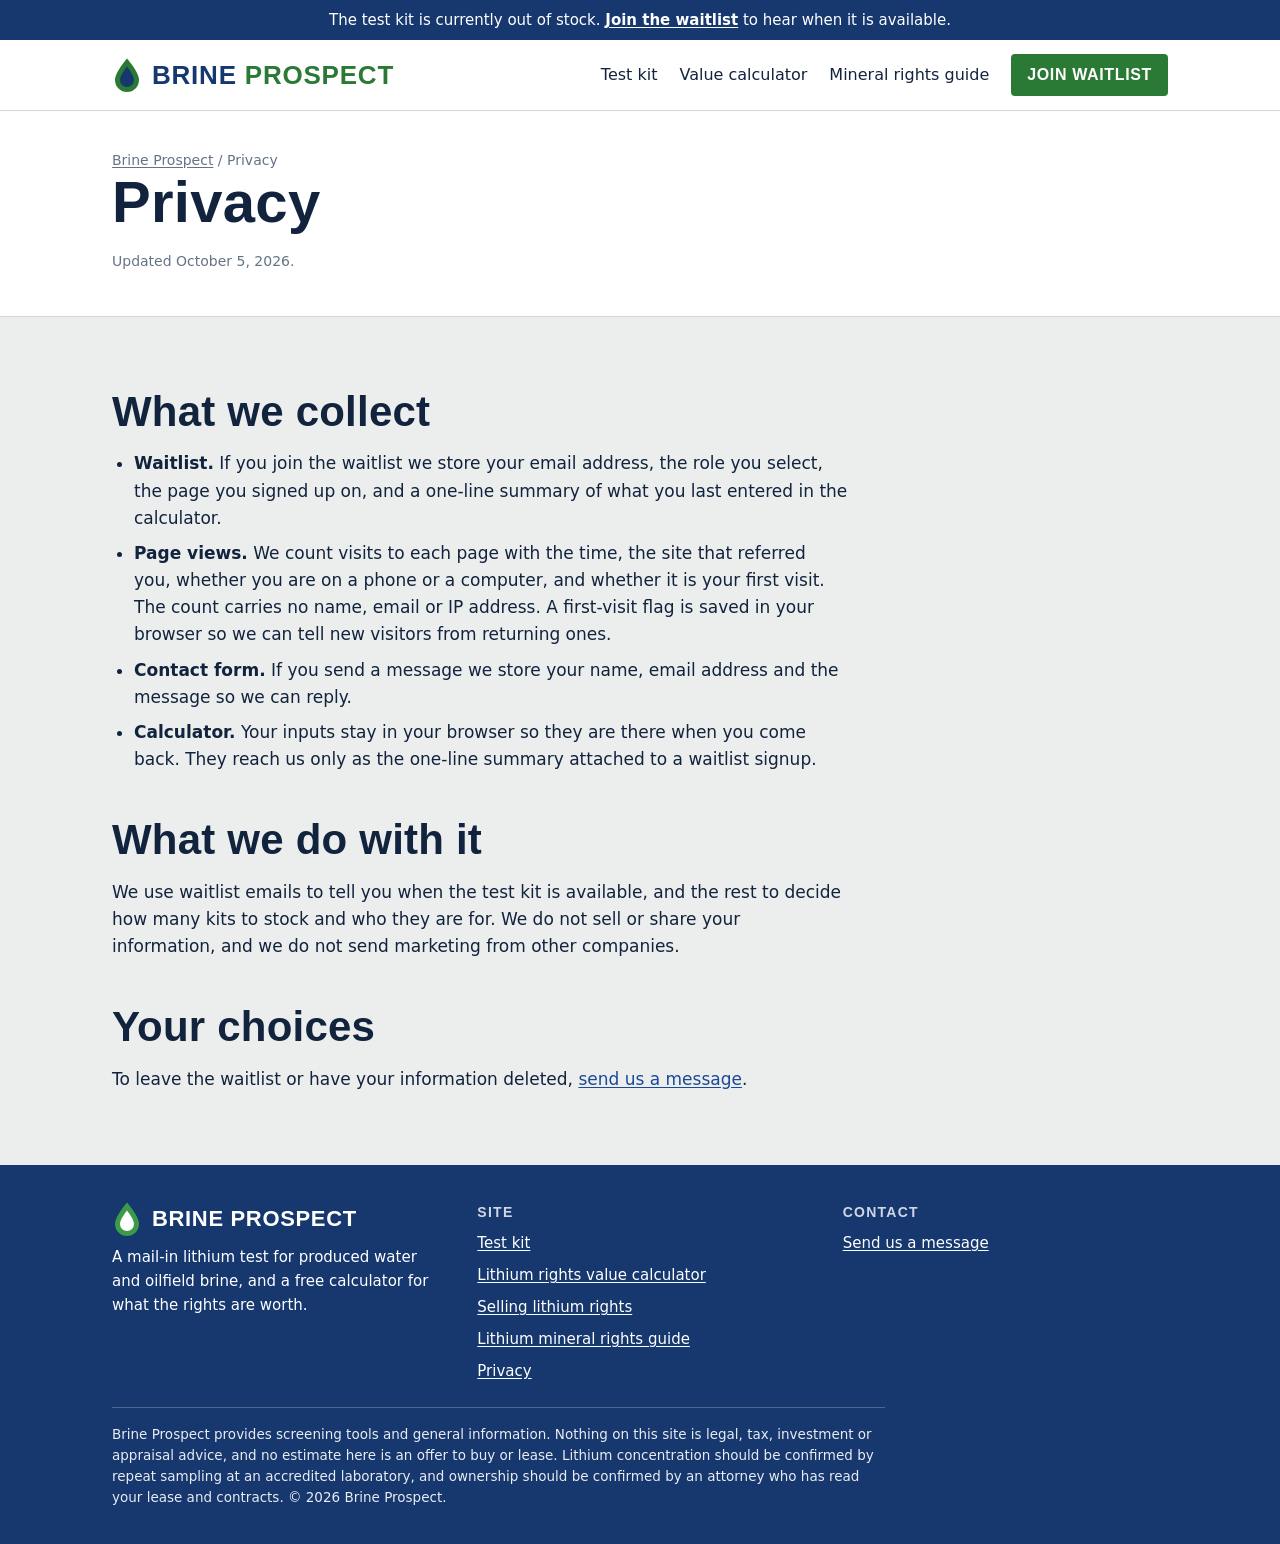
<file: privacy/index.html>
<!doctype html>
<html lang="en" data-path="/privacy/">
<head>
<meta charset="utf-8">
<meta name="viewport" content="width=device-width, initial-scale=1, viewport-fit=cover">
<meta http-equiv="Content-Security-Policy" content="default-src 'self'; script-src 'self' https://www.googletagmanager.com; style-src 'self' 'unsafe-inline' https://fonts.googleapis.com; font-src 'self' https://fonts.gstatic.com; img-src 'self' data:; connect-src 'self' https://script.google.com https://script.googleusercontent.com https://*.google-analytics.com https://*.googletagmanager.com; form-action 'self'; base-uri 'self'; object-src 'none'">
<meta name="referrer" content="strict-origin-when-cross-origin">
<title>Privacy | Brine Prospect</title>
<meta name="description" content="What Brine Prospect collects when you join the waitlist or use the lithium lease calculator, and what we do with it.">
<link rel="canonical" href="https://brineprospect.com/privacy/">
<meta name="robots" content="index, follow, max-image-preview:large, max-snippet:-1">
<meta property="og:type" content="website">
<meta property="og:site_name" content="Brine Prospect">
<meta property="og:title" content="Privacy | Brine Prospect">
<meta property="og:description" content="What Brine Prospect collects when you join the waitlist or use the lithium lease calculator, and what we do with it.">
<meta property="og:url" content="https://brineprospect.com/privacy/">
<meta property="og:image" content="https://brineprospect.com/assets/og.jpg">
<meta property="og:image:width" content="1200">
<meta property="og:image:height" content="630">
<meta property="og:image:alt" content="The Brine Prospect Oilfield Assessment Kit: sample bottles, box, instruction card and return mailer.">
<meta name="twitter:card" content="summary_large_image">
<meta name="theme-color" content="#16386f">
<link rel="icon" href="../assets/favicon.svg" type="image/svg+xml">
<link rel="apple-touch-icon" href="../assets/apple-touch-icon.png">
<link rel="preconnect" href="https://fonts.googleapis.com">
<link rel="preconnect" href="https://fonts.gstatic.com" crossorigin>
<link rel="stylesheet" href="https://fonts.googleapis.com/css2?family=Barlow+Condensed:wght@600;700&family=IBM+Plex+Mono:wght@400;500&family=Public+Sans:wght@400;600;700&display=swap">
<link rel="stylesheet" href="../assets/site.css">

</head>
<body>
<a class="skip" href="#main">Skip to content</a>
<div class="stockbar">The test kit is currently out of stock. <a href="../#waitlist">Join the waitlist</a> to hear when it is available.</div>
<header class="site-head">
  <div class="wrap head-row">
    <a class="logo" href="../" aria-label="Brine Prospect home"><svg viewBox="0 0 30 36" aria-hidden="true" focusable="false"><path d="M15 1.5C15 1.5 3 15.2 3 23a12 12 0 0 0 24 0C27 15.2 15 1.5 15 1.5Z" fill="var(--drop-outer)"/><path d="M15 9.5c0 0-7 8.6-7 13.6a7 7 0 0 0 14 0c0-5-7-13.6-7-13.6Z" fill="var(--drop-inner)"/></svg><span><span class="b">BRINE</span> <span class="p">PROSPECT</span></span></a>
    <nav class="site-nav" aria-label="Main">
      <a href="../">Test kit</a>
      <a href="../lithium-lease-calculator/">Value calculator</a>
      <a href="../lithium-mineral-rights/">Mineral rights guide</a>
      <a class="btn" href="../#waitlist">Join waitlist</a>
    </nav>
  </div>
</header>
<main id="main">

<section class="page-hero">
  <div class="wrap">
    <p class="crumbs"><a href="../">Brine Prospect</a> / Privacy</p>
    <div class="stack">
      <h1>Privacy</h1>
      <p class="updated">Updated October 5, 2026.</p>
    </div>
  </div>
</section>
<section class="sec">
  <div class="wrap">
    <div class="prose">
      <h2>What we collect</h2>
      <ul>
        <li><strong>Waitlist.</strong> If you join the waitlist we store your email address, the role you select, the page you signed up on, and a one-line summary of what you last entered in the calculator.</li>
        <li><strong>Page views.</strong> We count visits to each page with the time, the site that referred you, whether you are on a phone or a computer, and whether it is your first visit. The count carries no name, email or IP address. A first-visit flag is saved in your browser so we can tell new visitors from returning ones.</li>
        <li><strong>Contact form.</strong> If you send a message we store your name, email address and the message so we can reply.</li>
        <li><strong>Calculator.</strong> Your inputs stay in your browser so they are there when you come back. They reach us only as the one-line summary attached to a waitlist signup.</li>
      </ul>
      <h2>What we do with it</h2>
      <p>We use waitlist emails to tell you when the test kit is available, and the rest to decide how many kits to stock and who they are for. We do not sell or share your information, and we do not send marketing from other companies.</p>
      <h2>Your choices</h2>
      <p>To leave the waitlist or have your information deleted, <a href="../contact/">send us a message</a>.</p>
    </div>
  </div>
</section>
</main>
<footer class="site-foot">
  <div class="wrap">
    <div class="foot-grid">
      <div>
        <a class="logo" href="../" aria-label="Brine Prospect home"><svg viewBox="0 0 30 36" aria-hidden="true" focusable="false"><path d="M15 1.5C15 1.5 3 15.2 3 23a12 12 0 0 0 24 0C27 15.2 15 1.5 15 1.5Z" fill="var(--drop-outer)"/><path d="M15 9.5c0 0-7 8.6-7 13.6a7 7 0 0 0 14 0c0-5-7-13.6-7-13.6Z" fill="var(--drop-inner)"/></svg><span><span class="b">BRINE</span> <span class="p">PROSPECT</span></span></a>
        <p>A mail-in lithium test for produced water and oilfield brine, and a free calculator for what the rights are worth.</p>
      </div>
      <div>
        <span class="foot-h">Site</span>
        <a href="../">Test kit</a>
        <a href="../lithium-lease-calculator/">Lithium rights value calculator</a>
        <a href="../sell-lithium-mineral-rights/">Selling lithium rights</a>
        <a href="../lithium-mineral-rights/">Lithium mineral rights guide</a>
        <a href="../privacy/">Privacy</a>
      </div>
      <div>
        <span class="foot-h">Contact</span>
        <a href="../contact/">Send us a message</a>
      </div>
    </div>
    <p class="foot-legal">Brine Prospect provides screening tools and general information. Nothing on this site is legal, tax, investment or appraisal advice, and no estimate here is an offer to buy or lease. Lithium concentration should be confirmed by repeat sampling at an accredited laboratory, and ownership should be confirmed by an attorney who has read your lease and contracts. &copy; 2026 Brine Prospect.</p>
  </div>
</footer>
<script src="../assets/config.js"></script>
<script src="../assets/site.js"></script>
</body>
</html>
</file>
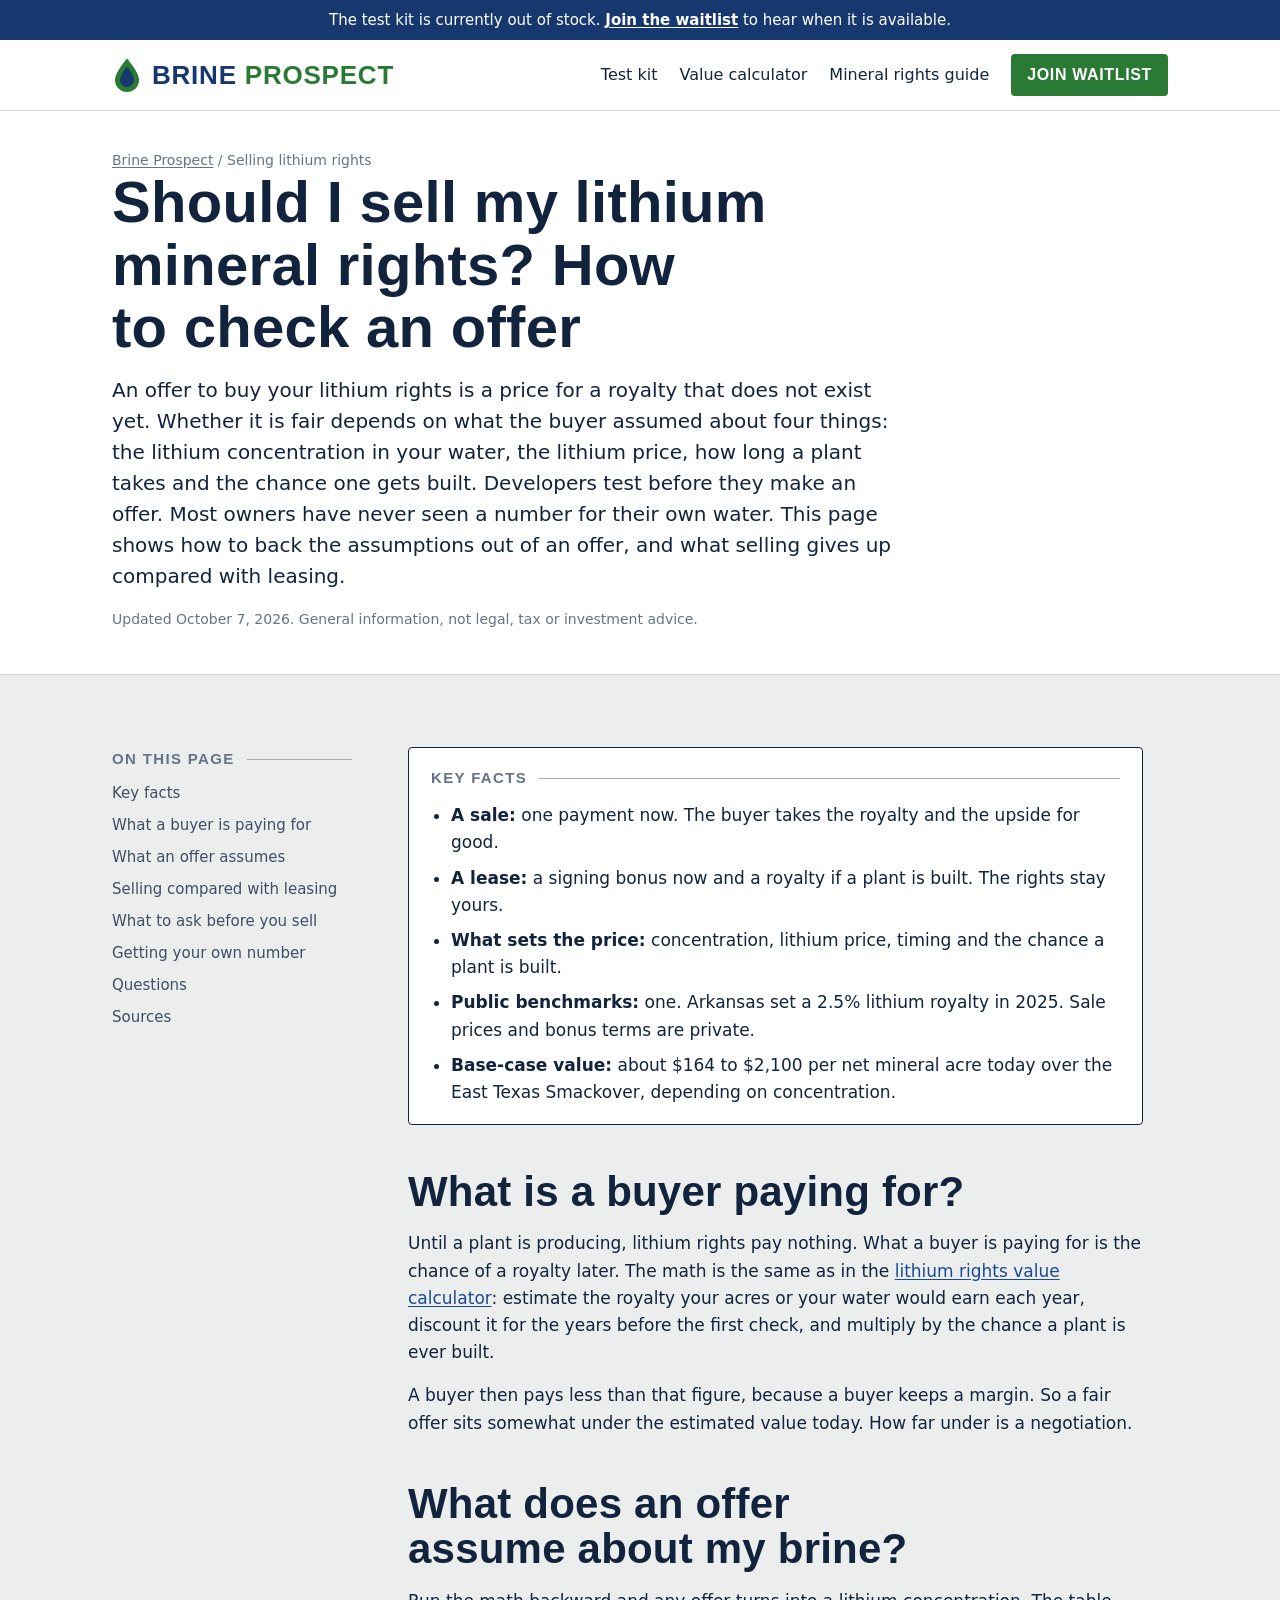
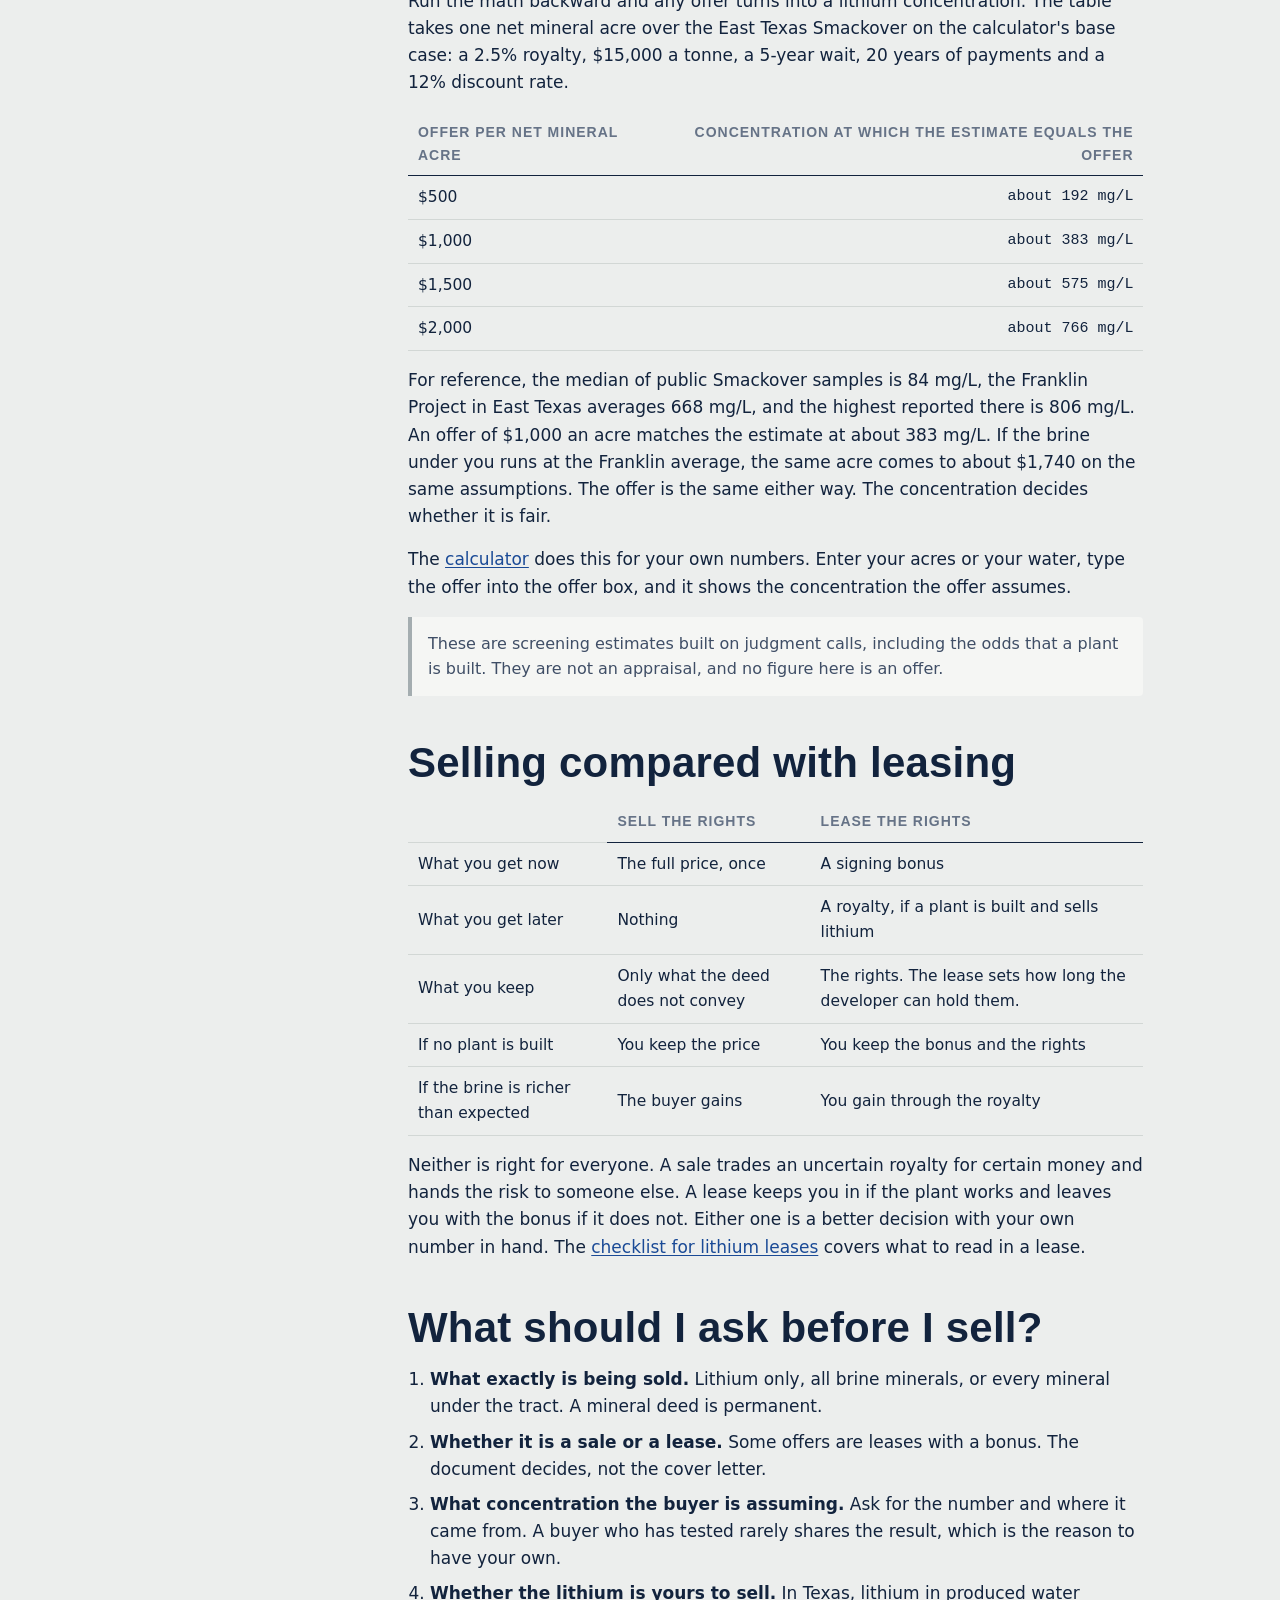
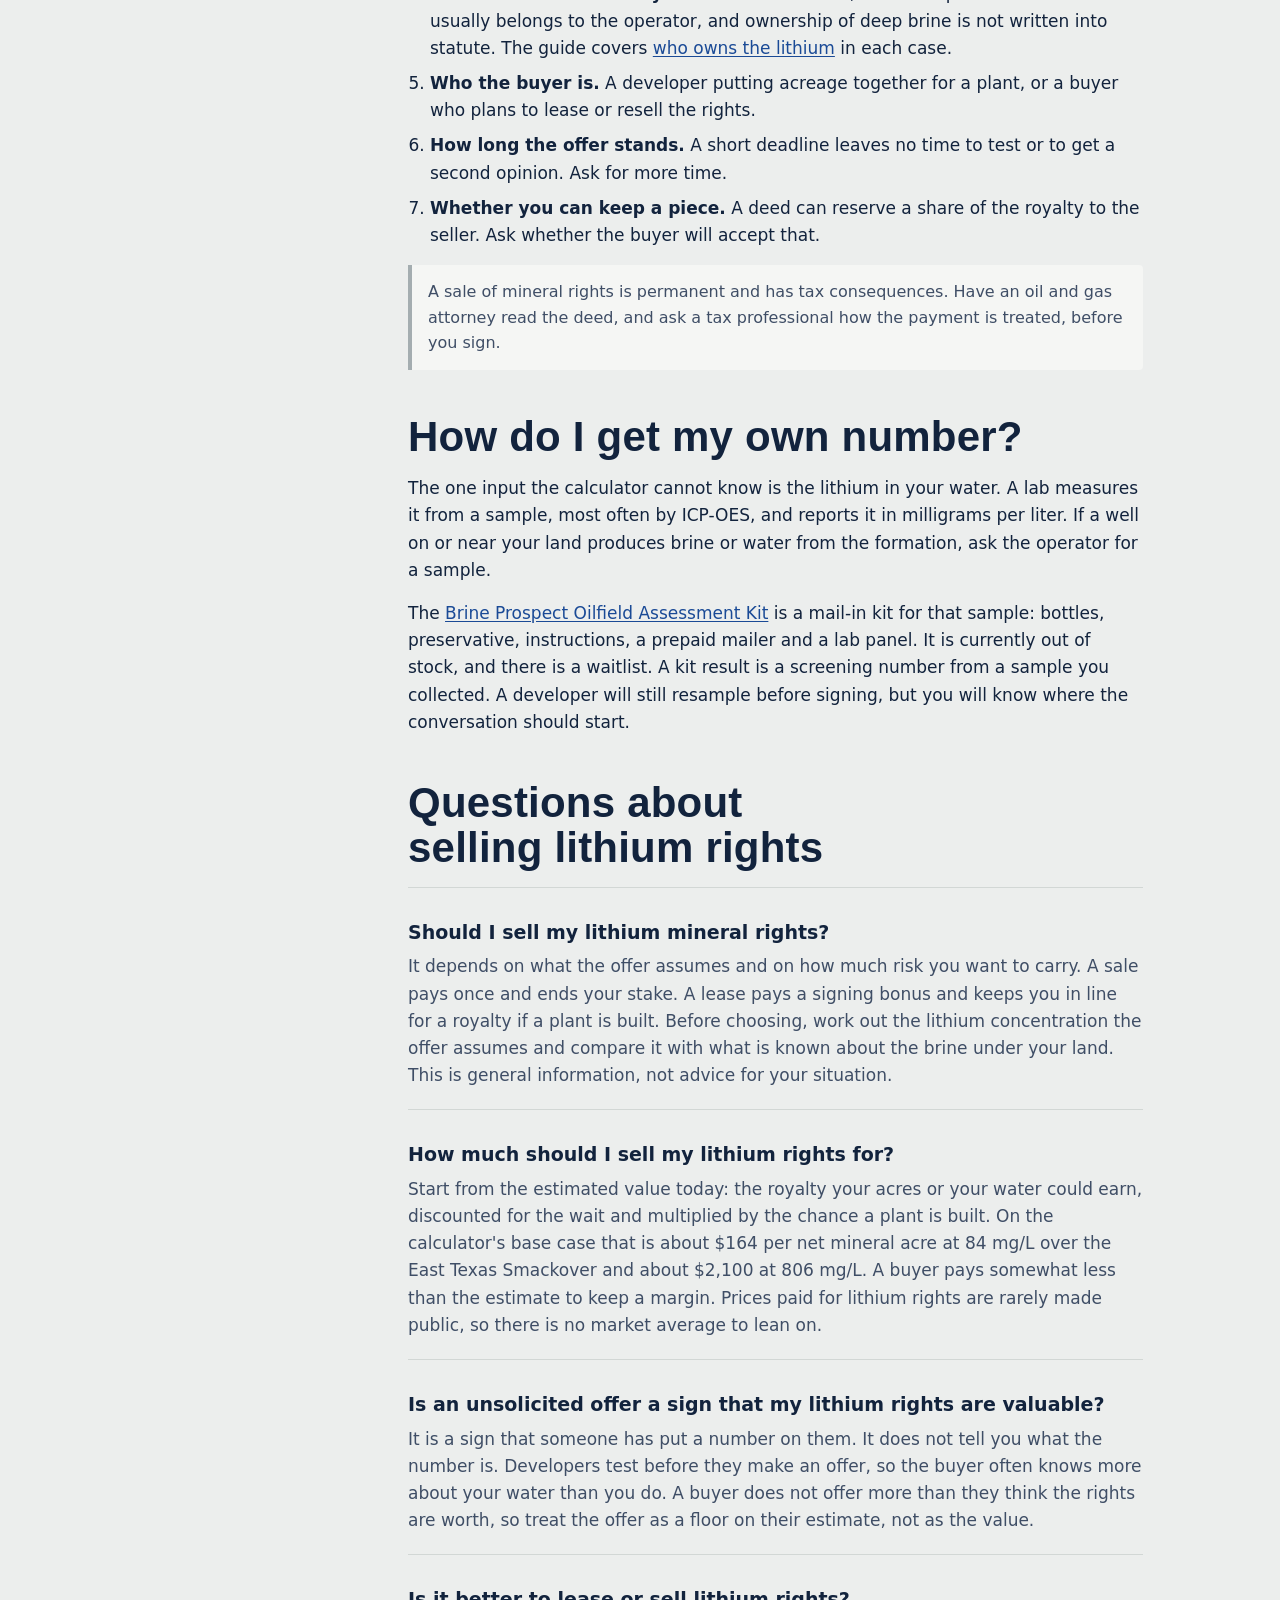
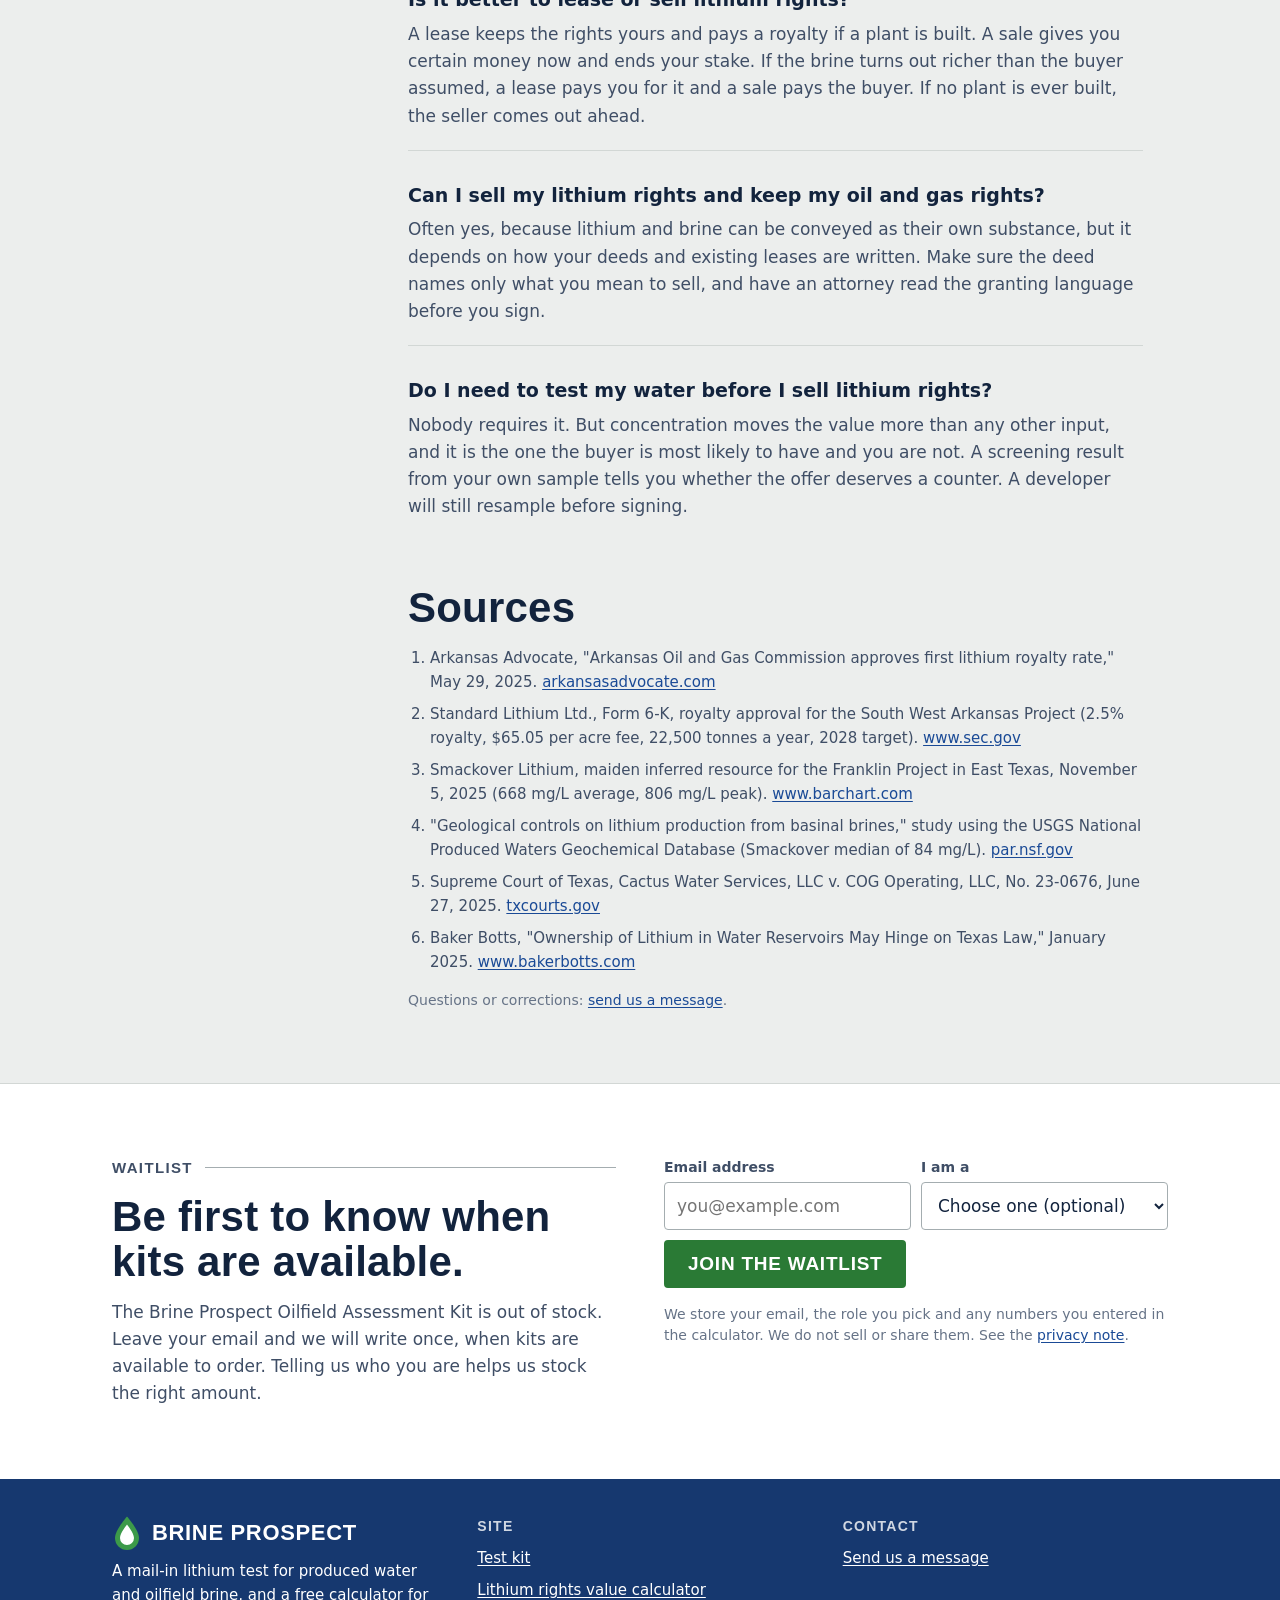
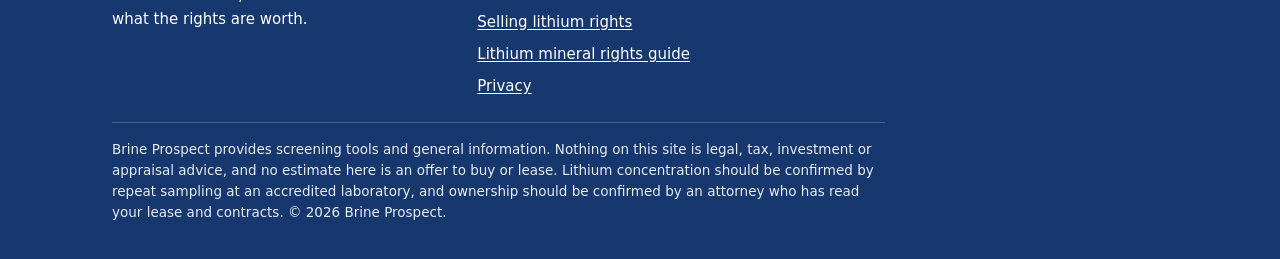
<file: sell-lithium-mineral-rights/index.html>
<!doctype html>
<html lang="en" data-path="/sell-lithium-mineral-rights/">
<head>
<meta charset="utf-8">
<meta name="viewport" content="width=device-width, initial-scale=1, viewport-fit=cover">
<meta http-equiv="Content-Security-Policy" content="default-src 'self'; script-src 'self' https://www.googletagmanager.com; style-src 'self' 'unsafe-inline' https://fonts.googleapis.com; font-src 'self' https://fonts.gstatic.com; img-src 'self' data:; connect-src 'self' https://script.google.com https://script.googleusercontent.com https://*.google-analytics.com https://*.googletagmanager.com; form-action 'self'; base-uri 'self'; object-src 'none'">
<meta name="referrer" content="strict-origin-when-cross-origin">
<title>Should I Sell My Lithium Rights? How to Check an Offer</title>
<meta name="description" content="Got an offer for your lithium mineral rights? See what the price assumes about your brine, how selling compares with leasing, and what to ask first.">
<link rel="canonical" href="https://brineprospect.com/sell-lithium-mineral-rights/">
<meta name="robots" content="index, follow, max-image-preview:large, max-snippet:-1">
<meta property="og:type" content="article">
<meta property="og:site_name" content="Brine Prospect">
<meta property="og:title" content="Should I Sell My Lithium Rights? How to Check an Offer">
<meta property="og:description" content="Got an offer for your lithium mineral rights? See what the price assumes about your brine, how selling compares with leasing, and what to ask first.">
<meta property="og:url" content="https://brineprospect.com/sell-lithium-mineral-rights/">
<meta property="og:image" content="https://brineprospect.com/assets/og.jpg">
<meta property="og:image:width" content="1200">
<meta property="og:image:height" content="630">
<meta property="og:image:alt" content="The Brine Prospect Oilfield Assessment Kit: sample bottles, box, instruction card and return mailer.">
<meta name="twitter:card" content="summary_large_image">
<meta name="theme-color" content="#16386f">
<link rel="icon" href="../assets/favicon.svg" type="image/svg+xml">
<link rel="apple-touch-icon" href="../assets/apple-touch-icon.png">
<link rel="preconnect" href="https://fonts.googleapis.com">
<link rel="preconnect" href="https://fonts.gstatic.com" crossorigin>
<link rel="stylesheet" href="https://fonts.googleapis.com/css2?family=Barlow+Condensed:wght@600;700&family=IBM+Plex+Mono:wght@400;500&family=Public+Sans:wght@400;600;700&display=swap">
<link rel="stylesheet" href="../assets/site.css">
<script type="application/ld+json">{"@context":"https://schema.org","@type":"Article","headline":"Should I sell my lithium mineral rights? How to check an offer","description":"Got an offer for your lithium mineral rights? See what the price assumes about your brine, how selling compares with leasing, and what to ask first.","mainEntityOfPage":"https://brineprospect.com/sell-lithium-mineral-rights/","image":["https://brineprospect.com/assets/og.jpg"],"datePublished":"2026-10-07","dateModified":"2026-10-07","inLanguage":"en-US","author":{"@type":"Organization","name":"Brine Prospect","url":"https://brineprospect.com/"},"publisher":{"@type":"Organization","@id":"https://brineprospect.com/#org","name":"Brine Prospect","url":"https://brineprospect.com/","logo":"https://brineprospect.com/assets/apple-touch-icon.png","contactPoint":{"@type":"ContactPoint","contactType":"customer support","url":"https://brineprospect.com/contact/"}}}</script>
<script type="application/ld+json">{"@context":"https://schema.org","@type":"FAQPage","mainEntity":[{"@type":"Question","name":"Should I sell my lithium mineral rights?","acceptedAnswer":{"@type":"Answer","text":"It depends on what the offer assumes and on how much risk you want to carry. A sale pays once and ends your stake. A lease pays a signing bonus and keeps you in line for a royalty if a plant is built. Before choosing, work out the lithium concentration the offer assumes and compare it with what is known about the brine under your land. This is general information, not advice for your situation."}},{"@type":"Question","name":"How much should I sell my lithium rights for?","acceptedAnswer":{"@type":"Answer","text":"Start from the estimated value today: the royalty your acres or your water could earn, discounted for the wait and multiplied by the chance a plant is built. On the calculator's base case that is about $164 per net mineral acre at 84 mg/L over the East Texas Smackover and about $2,100 at 806 mg/L. A buyer pays somewhat less than the estimate to keep a margin. Prices paid for lithium rights are rarely made public, so there is no market average to lean on."}},{"@type":"Question","name":"Is an unsolicited offer a sign that my lithium rights are valuable?","acceptedAnswer":{"@type":"Answer","text":"It is a sign that someone has put a number on them. It does not tell you what the number is. Developers test before they make an offer, so the buyer often knows more about your water than you do. A buyer does not offer more than they think the rights are worth, so treat the offer as a floor on their estimate, not as the value."}},{"@type":"Question","name":"Is it better to lease or sell lithium rights?","acceptedAnswer":{"@type":"Answer","text":"A lease keeps the rights yours and pays a royalty if a plant is built. A sale gives you certain money now and ends your stake. If the brine turns out richer than the buyer assumed, a lease pays you for it and a sale pays the buyer. If no plant is ever built, the seller comes out ahead."}},{"@type":"Question","name":"Can I sell my lithium rights and keep my oil and gas rights?","acceptedAnswer":{"@type":"Answer","text":"Often yes, because lithium and brine can be conveyed as their own substance, but it depends on how your deeds and existing leases are written. Make sure the deed names only what you mean to sell, and have an attorney read the granting language before you sign."}},{"@type":"Question","name":"Do I need to test my water before I sell lithium rights?","acceptedAnswer":{"@type":"Answer","text":"Nobody requires it. But concentration moves the value more than any other input, and it is the one the buyer is most likely to have and you are not. A screening result from your own sample tells you whether the offer deserves a counter. A developer will still resample before signing."}}]}</script>
<script type="application/ld+json">{"@context":"https://schema.org","@type":"BreadcrumbList","itemListElement":[{"@type":"ListItem","position":1,"name":"Brine Prospect","item":"https://brineprospect.com/"},{"@type":"ListItem","position":2,"name":"Selling lithium rights","item":"https://brineprospect.com/sell-lithium-mineral-rights/"}]}</script>
</head>
<body>
<a class="skip" href="#main">Skip to content</a>
<div class="stockbar">The test kit is currently out of stock. <a href="#waitlist">Join the waitlist</a> to hear when it is available.</div>
<header class="site-head">
  <div class="wrap head-row">
    <a class="logo" href="../" aria-label="Brine Prospect home"><svg viewBox="0 0 30 36" aria-hidden="true" focusable="false"><path d="M15 1.5C15 1.5 3 15.2 3 23a12 12 0 0 0 24 0C27 15.2 15 1.5 15 1.5Z" fill="var(--drop-outer)"/><path d="M15 9.5c0 0-7 8.6-7 13.6a7 7 0 0 0 14 0c0-5-7-13.6-7-13.6Z" fill="var(--drop-inner)"/></svg><span><span class="b">BRINE</span> <span class="p">PROSPECT</span></span></a>
    <nav class="site-nav" aria-label="Main">
      <a href="../">Test kit</a>
      <a href="../lithium-lease-calculator/">Value calculator</a>
      <a href="../lithium-mineral-rights/">Mineral rights guide</a>
      <a class="btn" href="#waitlist">Join waitlist</a>
    </nav>
  </div>
</header>
<main id="main">

<section class="page-hero">
  <div class="wrap">
    <p class="crumbs"><a href="../">Brine Prospect</a> / Selling lithium rights</p>
    <div class="stack">
      <h1>Should I sell my lithium mineral rights? How to check an offer</h1>
      <p class="answer">An offer to buy your lithium rights is a price for a royalty that does not exist yet. Whether it is fair depends on what the buyer assumed about four things: the lithium concentration in your water, the lithium price, how long a plant takes and the chance one gets built. Developers test before they make an offer. Most owners have never seen a number for their own water. This page shows how to back the assumptions out of an offer, and what selling gives up compared with leasing.</p>
      <p class="updated">Updated <time datetime="2026-10-07">October 7, 2026</time>. General information, not legal, tax or investment advice.</p>
    </div>
  </div>
</section>

<section class="sec" aria-label="Guide">
  <div class="wrap article">
    <nav class="toc" aria-label="On this page">
      <p class="label">On this page</p>
      <ol>
        <li><a href="#facts">Key facts</a></li>
        <li><a href="#what">What a buyer is paying for</a></li>
        <li><a href="#assumes">What an offer assumes</a></li>
        <li><a href="#compare">Selling compared with leasing</a></li>
        <li><a href="#ask">What to ask before you sell</a></li>
        <li><a href="#test">Getting your own number</a></li>
        <li><a href="#faq">Questions</a></li>
        <li><a href="#sources">Sources</a></li>
      </ol>
    </nav>
    <div class="prose">
      <div class="keyfacts" id="facts">
        <p class="label">Key facts</p>
        <ul>
          <li><strong>A sale:</strong> one payment now. The buyer takes the royalty and the upside for good.</li>
          <li><strong>A lease:</strong> a signing bonus now and a royalty if a plant is built. The rights stay yours.</li>
          <li><strong>What sets the price:</strong> concentration, lithium price, timing and the chance a plant is built.</li>
          <li><strong>Public benchmarks:</strong> one. Arkansas set a 2.5% lithium royalty in 2025. Sale prices and bonus terms are private.</li>
          <li><strong>Base-case value:</strong> about $164 to $2,100 per net mineral acre today over the East Texas Smackover, depending on concentration.</li>
        </ul>
      </div>

      <h2 id="what">What is a buyer paying for?</h2>
      <p>Until a plant is producing, lithium rights pay nothing. What a buyer is paying for is the chance of a royalty later. The math is the same as in the <a href="../lithium-lease-calculator/">lithium rights value calculator</a>: estimate the royalty your acres or your water would earn each year, discount it for the years before the first check, and multiply by the chance a plant is ever built.</p>
      <p>A buyer then pays less than that figure, because a buyer keeps a margin. So a fair offer sits somewhat under the estimated value today. How far under is a negotiation.</p>

      <h2 id="assumes">What does an offer assume about my brine?</h2>
      <p>Run the math backward and any offer turns into a lithium concentration. The table takes one net mineral acre over the East Texas Smackover on the calculator's base case: a 2.5% royalty, $15,000 a tonne, a 5-year wait, 20 years of payments and a 12% discount rate.</p>
      <div class="tablewrap"><table class="datatable">
        <thead><tr><th scope="col">Offer per net mineral acre</th><th scope="col" class="r">Concentration at which the estimate equals the offer</th></tr></thead>
        <tbody>
          <tr><th scope="row">$500</th><td class="r">about 192 mg/L</td></tr>
          <tr><th scope="row">$1,000</th><td class="r">about 383 mg/L</td></tr>
          <tr><th scope="row">$1,500</th><td class="r">about 575 mg/L</td></tr>
          <tr><th scope="row">$2,000</th><td class="r">about 766 mg/L</td></tr>
        </tbody>
      </table></div>
      <p>For reference, the median of public Smackover samples is 84 mg/L, the Franklin Project in East Texas averages 668 mg/L, and the highest reported there is 806 mg/L. An offer of $1,000 an acre matches the estimate at about 383 mg/L. If the brine under you runs at the Franklin average, the same acre comes to about $1,740 on the same assumptions. The offer is the same either way. The concentration decides whether it is fair.</p>
      <p>The <a href="../lithium-lease-calculator/">calculator</a> does this for your own numbers. Enter your acres or your water, type the offer into the offer box, and it shows the concentration the offer assumes.</p>
      <p class="note">These are screening estimates built on judgment calls, including the odds that a plant is built. They are not an appraisal, and no figure here is an offer.</p>

      <h2 id="compare">Selling compared with leasing</h2>
      <div class="tablewrap"><table class="datatable">
        <thead><tr><td></td><th scope="col">Sell the rights</th><th scope="col">Lease the rights</th></tr></thead>
        <tbody>
          <tr><th scope="row">What you get now</th><td>The full price, once</td><td>A signing bonus</td></tr>
          <tr><th scope="row">What you get later</th><td>Nothing</td><td>A royalty, if a plant is built and sells lithium</td></tr>
          <tr><th scope="row">What you keep</th><td>Only what the deed does not convey</td><td>The rights. The lease sets how long the developer can hold them.</td></tr>
          <tr><th scope="row">If no plant is built</th><td>You keep the price</td><td>You keep the bonus and the rights</td></tr>
          <tr><th scope="row">If the brine is richer than expected</th><td>The buyer gains</td><td>You gain through the royalty</td></tr>
        </tbody>
      </table></div>
      <p>Neither is right for everyone. A sale trades an uncertain royalty for certain money and hands the risk to someone else. A lease keeps you in if the plant works and leaves you with the bonus if it does not. Either one is a better decision with your own number in hand. The <a href="../lithium-mineral-rights/#checklist">checklist for lithium leases</a> covers what to read in a lease.</p>

      <h2 id="ask">What should I ask before I sell?</h2>
      <ol>
        <li><strong>What exactly is being sold.</strong> Lithium only, all brine minerals, or every mineral under the tract. A mineral deed is permanent.</li>
        <li><strong>Whether it is a sale or a lease.</strong> Some offers are leases with a bonus. The document decides, not the cover letter.</li>
        <li><strong>What concentration the buyer is assuming.</strong> Ask for the number and where it came from. A buyer who has tested rarely shares the result, which is the reason to have your own.</li>
        <li><strong>Whether the lithium is yours to sell.</strong> In Texas, lithium in produced water usually belongs to the operator, and ownership of deep brine is not written into statute. The guide covers <a href="../lithium-mineral-rights/#ownership">who owns the lithium</a> in each case.</li>
        <li><strong>Who the buyer is.</strong> A developer putting acreage together for a plant, or a buyer who plans to lease or resell the rights.</li>
        <li><strong>How long the offer stands.</strong> A short deadline leaves no time to test or to get a second opinion. Ask for more time.</li>
        <li><strong>Whether you can keep a piece.</strong> A deed can reserve a share of the royalty to the seller. Ask whether the buyer will accept that.</li>
      </ol>
      <p class="note">A sale of mineral rights is permanent and has tax consequences. Have an oil and gas attorney read the deed, and ask a tax professional how the payment is treated, before you sign.</p>

      <h2 id="test">How do I get my own number?</h2>
      <p>The one input the calculator cannot know is the lithium in your water. A lab measures it from a sample, most often by ICP-OES, and reports it in milligrams per liter. If a well on or near your land produces brine or water from the formation, ask the operator for a sample.</p>
      <p>The <a href="../">Brine Prospect Oilfield Assessment Kit</a> is a mail-in kit for that sample: bottles, preservative, instructions, a prepaid mailer and a lab panel. It is currently out of stock, and there is a waitlist. A kit result is a screening number from a sample you collected. A developer will still resample before signing, but you will know where the conversation should start.</p>

      <h2 id="faq">Questions about selling lithium rights</h2>
      <div class="faq"><div><h3>Should I sell my lithium mineral rights?</h3><p>It depends on what the offer assumes and on how much risk you want to carry. A sale pays once and ends your stake. A lease pays a signing bonus and keeps you in line for a royalty if a plant is built. Before choosing, work out the lithium concentration the offer assumes and compare it with what is known about the brine under your land. This is general information, not advice for your situation.</p></div><div><h3>How much should I sell my lithium rights for?</h3><p>Start from the estimated value today: the royalty your acres or your water could earn, discounted for the wait and multiplied by the chance a plant is built. On the calculator's base case that is about $164 per net mineral acre at 84 mg/L over the East Texas Smackover and about $2,100 at 806 mg/L. A buyer pays somewhat less than the estimate to keep a margin. Prices paid for lithium rights are rarely made public, so there is no market average to lean on.</p></div><div><h3>Is an unsolicited offer a sign that my lithium rights are valuable?</h3><p>It is a sign that someone has put a number on them. It does not tell you what the number is. Developers test before they make an offer, so the buyer often knows more about your water than you do. A buyer does not offer more than they think the rights are worth, so treat the offer as a floor on their estimate, not as the value.</p></div><div><h3>Is it better to lease or sell lithium rights?</h3><p>A lease keeps the rights yours and pays a royalty if a plant is built. A sale gives you certain money now and ends your stake. If the brine turns out richer than the buyer assumed, a lease pays you for it and a sale pays the buyer. If no plant is ever built, the seller comes out ahead.</p></div><div><h3>Can I sell my lithium rights and keep my oil and gas rights?</h3><p>Often yes, because lithium and brine can be conveyed as their own substance, but it depends on how your deeds and existing leases are written. Make sure the deed names only what you mean to sell, and have an attorney read the granting language before you sign.</p></div><div><h3>Do I need to test my water before I sell lithium rights?</h3><p>Nobody requires it. But concentration moves the value more than any other input, and it is the one the buyer is most likely to have and you are not. A screening result from your own sample tells you whether the offer deserves a counter. A developer will still resample before signing.</p></div></div>

      <h2 id="sources">Sources</h2>
      <div class="sources"><ol><li>Arkansas Advocate, "Arkansas Oil and Gas Commission approves first lithium royalty rate," May 29, 2025. <a href="https://arkansasadvocate.com/2025/05/29/arkansas-oil-and-gas-commission-approves-first-lithium-royalty/" rel="noopener">arkansasadvocate.com</a></li><li>Standard Lithium Ltd., Form 6-K, royalty approval for the South West Arkansas Project (2.5% royalty, $65.05 per acre fee, 22,500 tonnes a year, 2028 target). <a href="https://www.sec.gov/Archives/edgar/data/1537137/000117184325003511/exh_991.htm" rel="noopener">www.sec.gov</a></li><li>Smackover Lithium, maiden inferred resource for the Franklin Project in East Texas, November 5, 2025 (668 mg/L average, 806 mg/L peak). <a href="https://www.barchart.com/story/news/35920399/smackover-lithium-files-maiden-inferred-resource-for-its-franklin-project-in-east-texas-containing-the-highest-reported-lithium-in-brine-grades-in-north-america" rel="noopener">www.barchart.com</a></li><li>"Geological controls on lithium production from basinal brines," study using the USGS National Produced Waters Geochemical Database (Smackover median of 84 mg/L). <a href="https://par.nsf.gov/servlets/purl/10534539" rel="noopener">par.nsf.gov</a></li><li>Supreme Court of Texas, Cactus Water Services, LLC v. COG Operating, LLC, No. 23-0676, June 27, 2025. <a href="https://txcourts.gov/media/1460824/230676.pdf" rel="noopener">txcourts.gov</a></li><li>Baker Botts, "Ownership of Lithium in Water Reservoirs May Hinge on Texas Law," January 2025. <a href="https://www.bakerbotts.com/thought-leadership/publications/2025/january/ownership-of-lithium-in-water-reservoirs-may-hinge-on-texas-law" rel="noopener">www.bakerbotts.com</a></li></ol></div>
      <p class="fine">Questions or corrections: <a href="../contact/">send us a message</a>.</p>
    </div>
  </div>
</section>

<section class="sec wl-band" id="waitlist" aria-labelledby="wl-h">
  <div class="wrap inner">
    <div class="copy">
      <p class="label">Waitlist</p>
      <h2 id="wl-h">Be first to know when kits are available.</h2>
      <p>The Brine Prospect Oilfield Assessment Kit is out of stock. Leave your email and we will write once, when kits are available to order. Telling us who you are helps us stock the right amount.</p>
    </div>
    <div class="stack">
      <form class="wl" data-waitlist id="wl-main" novalidate>
  <div class="wl-row">
    <div class="wl-field"><label for="wl-main-email">Email address</label>
      <input type="email" id="wl-main-email" name="email" autocomplete="email" inputmode="email" placeholder="you@example.com" required>
    </div>
    <div class="wl-field"><label for="wl-main-role">I am a</label>
      <select id="wl-main-role" name="role"><option value="">Choose one (optional)</option><option value="Mineral or land owner">Mineral or land owner</option><option value="Oil and gas operator">Oil and gas operator</option><option value="Disposal or water midstream">Disposal well or water midstream</option><option value="Landman, attorney or advisor">Landman, attorney or advisor</option><option value="Lithium developer or investor">Lithium developer or investor</option><option value="Other">Other</option></select>
    </div>
    <button type="submit" class="btn">Join the waitlist</button>
  </div>
  <div class="hp" aria-hidden="true"><label for="wl-main-hp">Leave this field empty</label><input type="text" id="wl-main-hp" name="hp" tabindex="-1" autocomplete="off"></div>
  <p class="wl-status" role="status" hidden></p>
</form>
<div class="wl-done" hidden><b>You are on the list.</b><span class="wl-done-msg"></span></div>
      <p class="fine">We store your email, the role you pick and any numbers you entered in the calculator. We do not sell or share them. See the <a href="../privacy/">privacy note</a>.</p>
    </div>
  </div>
</section>

</main>
<footer class="site-foot">
  <div class="wrap">
    <div class="foot-grid">
      <div>
        <a class="logo" href="../" aria-label="Brine Prospect home"><svg viewBox="0 0 30 36" aria-hidden="true" focusable="false"><path d="M15 1.5C15 1.5 3 15.2 3 23a12 12 0 0 0 24 0C27 15.2 15 1.5 15 1.5Z" fill="var(--drop-outer)"/><path d="M15 9.5c0 0-7 8.6-7 13.6a7 7 0 0 0 14 0c0-5-7-13.6-7-13.6Z" fill="var(--drop-inner)"/></svg><span><span class="b">BRINE</span> <span class="p">PROSPECT</span></span></a>
        <p>A mail-in lithium test for produced water and oilfield brine, and a free calculator for what the rights are worth.</p>
      </div>
      <div>
        <span class="foot-h">Site</span>
        <a href="../">Test kit</a>
        <a href="../lithium-lease-calculator/">Lithium rights value calculator</a>
        <a href="../sell-lithium-mineral-rights/">Selling lithium rights</a>
        <a href="../lithium-mineral-rights/">Lithium mineral rights guide</a>
        <a href="../privacy/">Privacy</a>
      </div>
      <div>
        <span class="foot-h">Contact</span>
        <a href="../contact/">Send us a message</a>
      </div>
    </div>
    <p class="foot-legal">Brine Prospect provides screening tools and general information. Nothing on this site is legal, tax, investment or appraisal advice, and no estimate here is an offer to buy or lease. Lithium concentration should be confirmed by repeat sampling at an accredited laboratory, and ownership should be confirmed by an attorney who has read your lease and contracts. &copy; 2026 Brine Prospect.</p>
  </div>
</footer>
<script src="../assets/config.js"></script>
<script src="../assets/site.js"></script>
</body>
</html>
</file>
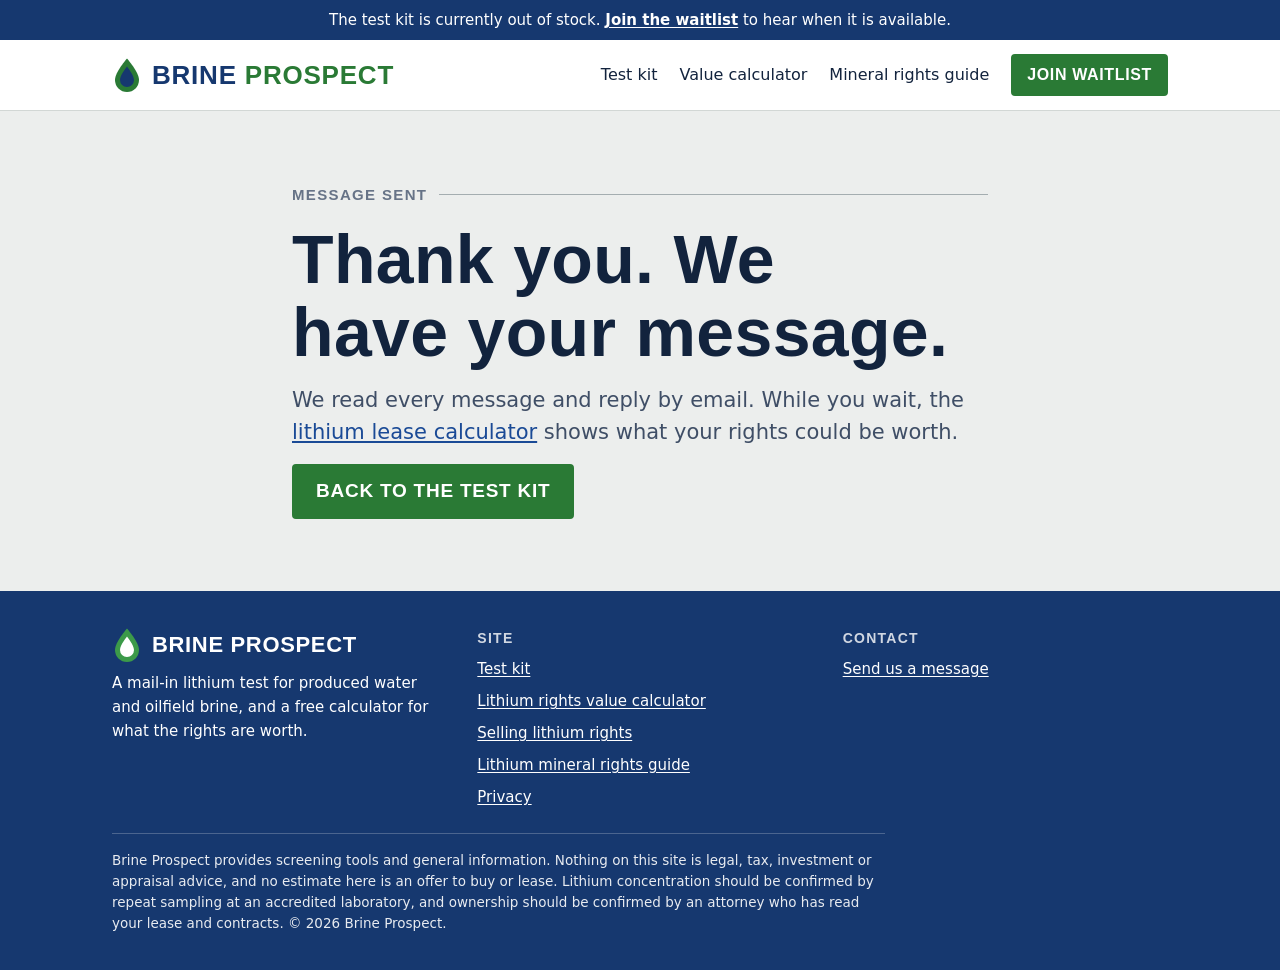
<file: thanks/index.html>
<!doctype html>
<html lang="en" data-path="/thanks/">
<head>
<meta charset="utf-8">
<meta name="viewport" content="width=device-width, initial-scale=1, viewport-fit=cover">
<meta http-equiv="Content-Security-Policy" content="default-src 'self'; script-src 'self' https://www.googletagmanager.com; style-src 'self' 'unsafe-inline' https://fonts.googleapis.com; font-src 'self' https://fonts.gstatic.com; img-src 'self' data:; connect-src 'self' https://script.google.com https://script.googleusercontent.com https://*.google-analytics.com https://*.googletagmanager.com; form-action 'self'; base-uri 'self'; object-src 'none'">
<meta name="referrer" content="strict-origin-when-cross-origin">
<title>Message sent | Brine Prospect</title>
<meta name="description" content="Your message was sent.">
<link rel="canonical" href="https://brineprospect.com/thanks/">
<meta name="robots" content="noindex, follow">
<meta property="og:type" content="website">
<meta property="og:site_name" content="Brine Prospect">
<meta property="og:title" content="Message sent | Brine Prospect">
<meta property="og:description" content="Your message was sent.">
<meta property="og:url" content="https://brineprospect.com/thanks/">
<meta property="og:image" content="https://brineprospect.com/assets/og.jpg">
<meta property="og:image:width" content="1200">
<meta property="og:image:height" content="630">
<meta property="og:image:alt" content="The Brine Prospect Oilfield Assessment Kit: sample bottles, box, instruction card and return mailer.">
<meta name="twitter:card" content="summary_large_image">
<meta name="theme-color" content="#16386f">
<link rel="icon" href="../assets/favicon.svg" type="image/svg+xml">
<link rel="apple-touch-icon" href="../assets/apple-touch-icon.png">
<link rel="preconnect" href="https://fonts.googleapis.com">
<link rel="preconnect" href="https://fonts.gstatic.com" crossorigin>
<link rel="stylesheet" href="https://fonts.googleapis.com/css2?family=Barlow+Condensed:wght@600;700&family=IBM+Plex+Mono:wght@400;500&family=Public+Sans:wght@400;600;700&display=swap">
<link rel="stylesheet" href="../assets/site.css">

</head>
<body>
<a class="skip" href="#main">Skip to content</a>
<div class="stockbar">The test kit is currently out of stock. <a href="../#waitlist">Join the waitlist</a> to hear when it is available.</div>
<header class="site-head">
  <div class="wrap head-row">
    <a class="logo" href="../" aria-label="Brine Prospect home"><svg viewBox="0 0 30 36" aria-hidden="true" focusable="false"><path d="M15 1.5C15 1.5 3 15.2 3 23a12 12 0 0 0 24 0C27 15.2 15 1.5 15 1.5Z" fill="var(--drop-outer)"/><path d="M15 9.5c0 0-7 8.6-7 13.6a7 7 0 0 0 14 0c0-5-7-13.6-7-13.6Z" fill="var(--drop-inner)"/></svg><span><span class="b">BRINE</span> <span class="p">PROSPECT</span></span></a>
    <nav class="site-nav" aria-label="Main">
      <a href="../">Test kit</a>
      <a href="../lithium-lease-calculator/">Value calculator</a>
      <a href="../lithium-mineral-rights/">Mineral rights guide</a>
      <a class="btn" href="../#waitlist">Join waitlist</a>
    </nav>
  </div>
</header>
<main id="main">

<section class="sec">
  <div class="wrap narrow">
    <div class="stack">
      <p class="label">Message sent</p>
      <h1>Thank you. We have your message.</h1>
      <p class="lede">We read every message and reply by email. While you wait, the <a href="../lithium-lease-calculator/">lithium lease calculator</a> shows what your rights could be worth.</p>
      <div><a class="btn" href="../">Back to the test kit</a></div>
    </div>
  </div>
</section>
</main>
<footer class="site-foot">
  <div class="wrap">
    <div class="foot-grid">
      <div>
        <a class="logo" href="../" aria-label="Brine Prospect home"><svg viewBox="0 0 30 36" aria-hidden="true" focusable="false"><path d="M15 1.5C15 1.5 3 15.2 3 23a12 12 0 0 0 24 0C27 15.2 15 1.5 15 1.5Z" fill="var(--drop-outer)"/><path d="M15 9.5c0 0-7 8.6-7 13.6a7 7 0 0 0 14 0c0-5-7-13.6-7-13.6Z" fill="var(--drop-inner)"/></svg><span><span class="b">BRINE</span> <span class="p">PROSPECT</span></span></a>
        <p>A mail-in lithium test for produced water and oilfield brine, and a free calculator for what the rights are worth.</p>
      </div>
      <div>
        <span class="foot-h">Site</span>
        <a href="../">Test kit</a>
        <a href="../lithium-lease-calculator/">Lithium rights value calculator</a>
        <a href="../sell-lithium-mineral-rights/">Selling lithium rights</a>
        <a href="../lithium-mineral-rights/">Lithium mineral rights guide</a>
        <a href="../privacy/">Privacy</a>
      </div>
      <div>
        <span class="foot-h">Contact</span>
        <a href="../contact/">Send us a message</a>
      </div>
    </div>
    <p class="foot-legal">Brine Prospect provides screening tools and general information. Nothing on this site is legal, tax, investment or appraisal advice, and no estimate here is an offer to buy or lease. Lithium concentration should be confirmed by repeat sampling at an accredited laboratory, and ownership should be confirmed by an attorney who has read your lease and contracts. &copy; 2026 Brine Prospect.</p>
  </div>
</footer>
<script src="../assets/config.js"></script>
<script src="../assets/site.js"></script>
</body>
</html>
</file>
<file: assets/site.css>
/* Layout: a field form that turns into a lab report. Label-strip header, product hero, ruled
   sections that read like a chain-of-custody sheet, and results set as a certificate of analysis. */
:root {
  --bg: #eceeed;            /* poured-concrete grey, biased slightly green */
  --paper: #ffffff;         /* label stock */
  --paper-2: #f5f6f4;
  --ink: #12233d;           /* navy-black */
  --ink-2: #3f4e66;
  --muted: #667387;
  --line: #d2d7d5;
  --line-strong: #a4adb0;
  --navy: #16386f;          /* box label blue */
  --navy-ink: #ffffff;
  --link: #1a4a96;
  --green: #2a7a35;         /* box label green */
  --green-ink: #ffffff;
  --green-text: #1f6b2a;
  --green-soft: #e3f0e2;
  --amber-text: #7d4a00;
  --amber-soft: #fbeed3;
  --crit-text: #9c2626;
  --crit-soft: #f8e2e0;
  --focus: #1a4a96;
  --logo-b: #16386f; --logo-p: #2a7a35;         /* wordmark */
  --drop-outer: #2a7a35; --drop-inner: #16386f; /* droplet */
  --bar: #818da0;           /* context bars */
  --bar-you: #2a7a35;       /* the visitor's own bar */
  --tint: #e6e9e7;
  --display: "Barlow Condensed", "Arial Narrow", "Helvetica Neue", Arial, sans-serif;
  --body: "Public Sans", system-ui, -apple-system, "Segoe UI", Roboto, Arial, sans-serif;
  --mono: "IBM Plex Mono", ui-monospace, SFMono-Regular, Menlo, Consolas, monospace;
}
@media (prefers-color-scheme: dark) {
  :root:not([data-theme="light"]) {
    color-scheme: dark;
    --bg: #0d1420; --paper: #151e2e; --paper-2: #1a2538;
    --ink: #eef2f7; --ink-2: #c0cad9; --muted: #8f9bb0;
    --line: #2a364b; --line-strong: #44536e;
    --navy: #1d3d75; --navy-ink: #ffffff; --link: #8fb8ff;
    --green: #2d8039; --green-ink: #ffffff; --green-text: #74d081; --green-soft: #17301d;
    --amber-text: #f2c063; --amber-soft: #3a2c10;
    --crit-text: #f19a94; --crit-soft: #3b1c1b;
    --focus: #8fb8ff;
    --bar: #62708a; --bar-you: #3c9a49; --tint: #1f2a3f;
    --logo-b: #8fb8ff; --logo-p: #74d081; --drop-outer: #3c9a49; --drop-inner: #1d3d75;
  }
}
:root[data-theme="dark"] {
  color-scheme: dark;
  --bg: #0d1420; --paper: #151e2e; --paper-2: #1a2538;
  --ink: #eef2f7; --ink-2: #c0cad9; --muted: #8f9bb0;
  --line: #2a364b; --line-strong: #44536e;
  --navy: #1d3d75; --navy-ink: #ffffff; --link: #8fb8ff;
  --green: #2d8039; --green-ink: #ffffff; --green-text: #74d081; --green-soft: #17301d;
  --amber-text: #f2c063; --amber-soft: #3a2c10;
  --crit-text: #f19a94; --crit-soft: #3b1c1b;
  --focus: #8fb8ff;
  --bar: #62708a; --bar-you: #3c9a49; --tint: #1f2a3f;
  --logo-b: #8fb8ff; --logo-p: #74d081; --drop-outer: #3c9a49; --drop-inner: #1d3d75;
}

*, *::before, *::after { box-sizing: border-box; }
[hidden] { display: none !important; }
html { -webkit-text-size-adjust: 100%; scroll-behavior: smooth; }
@media (prefers-reduced-motion: reduce) { html { scroll-behavior: auto; } }
body {
  margin: 0;
  background: var(--bg);
  color: var(--ink);
  font-family: var(--body);
  font-size: 17px;
  line-height: 1.6;
  -webkit-font-smoothing: antialiased;
}
img { max-width: 100%; height: auto; display: block; }
a { color: var(--link); text-underline-offset: 2px; }
a:hover { text-decoration-thickness: 2px; }
:focus-visible { outline: 3px solid var(--focus); outline-offset: 2px; border-radius: 2px; }
[id] { scroll-margin-top: 24px; }

.wrap { max-width: 1120px; margin-inline: auto; padding-inline: clamp(16px, 4vw, 32px); }
.narrow { max-width: 760px; }
.skip { position: absolute; left: -9999px; }
.skip:focus { left: 16px; top: 16px; z-index: 10; background: var(--paper); padding: 8px 12px; }

/* ---------- type ---------- */
h1, h2, h3 { font-family: var(--display); font-weight: 600; line-height: 1.08; margin: 0; text-wrap: balance; letter-spacing: 0.005em; }
h1 { font-size: clamp(40px, 6.2vw, 68px); font-weight: 700; }
h2 { font-size: clamp(30px, 4vw, 42px); }
h3 { font-size: 24px; line-height: 1.15; }
p { margin: 0; }
.lede { font-size: clamp(18px, 2vw, 21px); line-height: 1.5; color: var(--ink-2); max-width: 60ch; }
.label {
  font-family: var(--display); font-weight: 600; font-size: 15px; letter-spacing: 0.09em; text-transform: uppercase;
  color: var(--muted); display: flex; align-items: center; gap: 12px; margin: 0;
}
.label::after { content: ""; flex: 1; border-bottom: 1px solid var(--line-strong); min-width: 24px; }
.prose { display: flex; flex-direction: column; gap: 16px; max-width: 68ch; }
.prose h2 { margin-top: 28px; }
.prose > h2:first-child { margin-top: 0; }
.prose h3 { margin-top: 12px; }
.prose ul, .prose ol { margin: 0; padding-left: 22px; display: flex; flex-direction: column; gap: 8px; }
.prose strong { font-weight: 600; }
.mono { font-family: var(--mono); font-size: 0.92em; }
.mt { margin-top: 20px; }
.fine { font-size: 14px; color: var(--muted); line-height: 1.5; }

/* ---------- buttons ---------- */
.btn, .btn-ghost {
  display: inline-flex; align-items: center; justify-content: center; gap: 8px;
  font-family: var(--display); font-weight: 600; font-size: 19px; letter-spacing: 0.04em; text-transform: uppercase;
  min-height: 48px; padding: 10px 22px; border-radius: 4px; cursor: pointer; text-decoration: none;
  border: 2px solid var(--green); background: var(--green); color: var(--green-ink);
}
.btn:hover { filter: brightness(1.08); }
.btn[disabled] { opacity: 0.6; cursor: default; }
.btn-ghost { background: transparent; color: var(--ink); border-color: var(--line-strong); }
.btn-ghost:hover { border-color: var(--ink); }

/* ---------- header ---------- */
.stockbar { background: var(--navy); color: var(--navy-ink); font-size: 15px; text-align: center; padding: 8px 16px; }
.stockbar a { color: var(--navy-ink); font-weight: 600; }
.site-head { background: var(--paper); border-bottom: 1px solid var(--line); }
.head-row { display: flex; flex-wrap: wrap; align-items: center; justify-content: space-between; gap: 8px 24px; padding-block: 14px; }
.logo { display: inline-flex; align-items: center; gap: 10px; text-decoration: none; font-family: var(--display); font-weight: 700; font-size: 26px; letter-spacing: 0.03em; line-height: 1; color: var(--ink); }
.logo svg { width: 30px; height: 36px; flex: none; }
.logo .b { color: var(--logo-b); }
.logo .p { color: var(--logo-p); }
.site-nav { display: flex; flex-wrap: wrap; align-items: center; gap: 6px 22px; font-size: 16px; }
.site-nav a { color: var(--ink); text-decoration: none; padding-block: 6px; }
.site-nav a:hover, .site-nav a[aria-current="page"] { text-decoration: underline; text-decoration-thickness: 2px; text-underline-offset: 6px; }
.site-nav .btn { min-height: 40px; font-size: 16px; padding: 6px 14px; color: var(--green-ink); }
.site-nav .btn:hover { text-decoration: none; }

/* ---------- sections ---------- */
main { display: block; }
.sec { padding-block: clamp(40px, 6vw, 72px); }
.sec + .sec { border-top: 1px solid var(--line); }
.sec.paper { background: var(--paper); }
.sec-head { display: flex; flex-direction: column; gap: 14px; margin-bottom: 28px; max-width: 760px; }
.sec-head p { color: var(--ink-2); }
.crumbs { font-size: 14px; color: var(--muted); padding-top: 20px; }
.crumbs a { color: var(--muted); }

/* ---------- hero ---------- */
.hero { padding-block: clamp(28px, 5vw, 56px); background: var(--paper); }
.hero-grid { display: grid; grid-template-columns: minmax(0, 1fr); gap: 32px; align-items: center; }
@media (min-width: 900px) { .hero-grid { grid-template-columns: minmax(0, 1.02fr) minmax(0, 1fr); gap: 48px; } }
.hero-copy { display: flex; flex-direction: column; gap: 18px; min-width: 0; }
.hero-photo { margin: 0; min-width: 0; }
.hero-photo img { width: 100%; border-radius: 6px; border: 1px solid var(--line); }
.hero-photo figcaption { font-size: 14px; color: var(--muted); margin-top: 8px; }
.buyline { display: flex; flex-wrap: wrap; align-items: center; gap: 10px 16px; }
.tag { display: inline-flex; align-items: center; gap: 8px; font-family: var(--display); font-weight: 600; font-size: 16px; letter-spacing: 0.08em; text-transform: uppercase; padding: 4px 12px; border-radius: 3px; }
.tag.out { background: var(--amber-soft); color: var(--amber-text); }
.tag.out::before { content: ""; width: 9px; height: 9px; border-radius: 50%; background: currentColor; }
.price { font-family: var(--mono); font-size: 17px; color: var(--ink-2); }
.price b { color: var(--ink); font-weight: 500; font-size: 22px; }
.page-hero { background: var(--paper); padding-block: 18px clamp(28px, 4vw, 44px); border-bottom: 1px solid var(--line); }
.page-hero .stack { display: flex; flex-direction: column; gap: 16px; max-width: 800px; }
.page-hero h1 { font-size: clamp(36px, 5.4vw, 58px); }
.answer { font-size: clamp(18px, 2vw, 20px); line-height: 1.55; color: var(--ink); max-width: 66ch; }
.updated { font-size: 14px; color: var(--muted); }

/* ---------- waitlist ---------- */
.wl { display: flex; flex-direction: column; gap: 10px; max-width: 560px; }
.wl-row { display: flex; flex-wrap: wrap; gap: 10px; }
.wl-row > .wl-field { flex: 1 1 220px; min-width: 0; }
.wl-field { display: flex; flex-direction: column; gap: 4px; }
.wl-field label { font-size: 14px; font-weight: 600; color: var(--ink-2); }
.wl input[type="email"], .wl input[type="text"], .wl select, .wl textarea {
  width: 100%; font: inherit; font-size: 17px; color: var(--ink); background: var(--paper);
  border: 1.5px solid var(--line-strong); border-radius: 4px; min-height: 48px; padding: 8px 12px;
}
.wl .btn { flex: 0 0 auto; align-self: flex-end; }
.wl.contact { max-width: 640px; gap: 16px; }
.wl textarea { min-height: 160px; resize: vertical; line-height: 1.5; }
.wl .hp { position: absolute; left: -9999px; width: 1px; height: 1px; overflow: hidden; }
.wl-status { font-size: 15px; padding: 8px 12px; border-radius: 4px; }
.wl-status.err { background: var(--crit-soft); color: var(--crit-text); }
.wl-status.warn { background: var(--amber-soft); color: var(--amber-text); }
.wl-done { background: var(--green-soft); border-left: 4px solid var(--green); padding: 14px 16px; border-radius: 0 4px 4px 0; max-width: 560px; }
.wl-done b { display: block; font-family: var(--display); font-size: 24px; font-weight: 600; color: var(--green-text); }
.wl-band { background: var(--paper); }
.wl-band .inner { display: grid; grid-template-columns: minmax(0, 1fr); gap: 24px; align-items: start; }
@media (min-width: 860px) { .wl-band .inner { grid-template-columns: minmax(0, 1fr) minmax(0, 1fr); gap: 48px; } }
.wl-band .copy { display: flex; flex-direction: column; gap: 14px; min-width: 0; }
.wl-band .copy p { color: var(--ink-2); }

/* ---------- grids and cards ---------- */
.cols { display: grid; grid-template-columns: repeat(auto-fit, minmax(240px, 1fr)); gap: 24px 32px; }
.cols > * { min-width: 0; display: flex; flex-direction: column; gap: 8px; }
.cols p { color: var(--ink-2); }
.steps { counter-reset: step; list-style: none; margin: 0; padding: 0; display: grid; grid-template-columns: repeat(auto-fit, minmax(240px, 1fr)); gap: 24px 32px; }
.steps li { counter-increment: step; display: flex; flex-direction: column; gap: 8px; min-width: 0; padding-top: 14px; border-top: 3px solid var(--navy); }
.steps li::before { content: counter(step); font-family: var(--display); font-weight: 700; font-size: 22px; width: 36px; height: 36px; border-radius: 50%; background: var(--green); color: var(--green-ink); display: grid; place-items: center; }
.steps p { color: var(--ink-2); }
.split { display: grid; grid-template-columns: minmax(0, 1fr); gap: 32px; align-items: start; }
@media (min-width: 900px) { .split { grid-template-columns: minmax(0, 1fr) minmax(0, 1fr); gap: 48px; } }
.split > * { min-width: 0; }
.stack { display: flex; flex-direction: column; gap: 16px; }
.ticks { list-style: none; margin: 0; padding: 0; display: flex; flex-direction: column; gap: 10px; }
.ticks li { padding-left: 28px; position: relative; }
.ticks li::before { content: ""; position: absolute; left: 4px; top: 0.5em; width: 12px; height: 7px; border-left: 3px solid var(--green); border-bottom: 3px solid var(--green); transform: rotate(-45deg); }
.note { border-left: 4px solid var(--line-strong); background: var(--paper-2); padding: 14px 16px; border-radius: 0 4px 4px 0; font-size: 16px; color: var(--ink-2); }
.note.warn { border-left-color: var(--amber-text); }

/* ---------- certificate of analysis (sample report and calculator result) ---------- */
.coa { background: var(--paper); border: 1.5px solid var(--ink); border-radius: 4px; padding: 18px clamp(14px, 3vw, 22px) 16px; display: flex; flex-direction: column; gap: 12px; min-width: 0; }
.sec.paper .coa, .hero .coa { background: var(--paper-2); }
.coa-head { display: flex; flex-wrap: wrap; align-items: center; justify-content: space-between; gap: 8px 12px; padding-bottom: 10px; border-bottom: 1.5px solid var(--ink); }
.coa-title { font-family: var(--display); font-weight: 600; font-size: 16px; letter-spacing: 0.1em; text-transform: uppercase; }
.coa-meta { display: grid; grid-template-columns: repeat(auto-fit, minmax(130px, 1fr)); gap: 6px 16px; font-size: 14px; }
.coa-meta span { display: block; font-family: var(--display); letter-spacing: 0.08em; text-transform: uppercase; color: var(--muted); font-size: 13px; }
.coa table { width: 100%; border-collapse: collapse; font-variant-numeric: tabular-nums; }
.coa th, .coa td { text-align: left; padding: 7px 8px 7px 0; border-bottom: 1px solid var(--line); font-size: 15.5px; }
.coa thead th { font-family: var(--display); font-size: 13px; letter-spacing: 0.08em; text-transform: uppercase; color: var(--muted); font-weight: 600; }
.coa td.r, .coa th.r { text-align: right; padding-right: 0; font-family: var(--mono); }
.coa tr.li td, .coa tr.li th { font-weight: 600; background: var(--green-soft); }
.coa tr.li th { padding-left: 8px; }
.coa tr.li td.r { padding-right: 8px; }
.pill { display: inline-flex; align-items: center; gap: 7px; font-size: 14px; font-weight: 600; border-radius: 999px; padding: 3px 12px 3px 9px; border: 1px solid var(--line-strong); }
.pill i { width: 9px; height: 9px; border-radius: 50%; background: var(--muted); }
.pill.good { background: var(--green-soft); color: var(--green-text); border-color: transparent; }
.pill.good i { background: var(--green-text); }
.pill.warn { background: var(--amber-soft); color: var(--amber-text); border-color: transparent; }
.pill.warn i { background: var(--amber-text); }
.pill.crit { background: var(--crit-soft); color: var(--crit-text); border-color: transparent; }
.pill.crit i { background: var(--crit-text); }
.own-note { font-size: 15px; color: var(--ink-2); line-height: 1.5; }
.coa-main { display: grid; grid-template-columns: repeat(auto-fit, minmax(230px, 1fr)); gap: 16px 28px; padding-block: 4px; }
.big { display: flex; flex-direction: column; gap: 2px; min-width: 0; }
.big .lab { font-size: 14px; font-weight: 600; color: var(--ink-2); }
.big .num { font-family: var(--mono); font-weight: 500; font-size: clamp(30px, 4.4vw, 40px); line-height: 1.1; letter-spacing: -0.02em; overflow-wrap: anywhere; }
.big .num small { font-family: var(--body); font-size: 15px; font-weight: 400; letter-spacing: 0; color: var(--ink-2); }
.big .num.zero { color: var(--muted); }
.big .sub { font-size: 14px; color: var(--muted); line-height: 1.45; }
.stats { margin: 0; display: grid; grid-template-columns: repeat(auto-fit, minmax(150px, 1fr)); gap: 10px 20px; border-top: 1px solid var(--line); padding-top: 12px; }
.stats div { min-width: 0; }
.stats dt { font-size: 13.5px; color: var(--muted); }
.stats dd { margin: 0; font-family: var(--mono); font-size: 17px; }

/* ---------- calculator ---------- */
.calc { display: grid; grid-template-columns: minmax(0, 1fr); gap: 24px; align-items: start; }
@media (min-width: 960px) { .calc { grid-template-columns: minmax(0, 0.9fr) minmax(0, 1.1fr); gap: 32px; } }
.calc-form { display: flex; flex-direction: column; gap: 18px; min-width: 0; background: var(--paper); border: 1px solid var(--line); border-radius: 4px; padding: clamp(14px, 3vw, 22px); }
.sec.paper .calc-form { background: var(--paper-2); }
.calc-form fieldset { border: 0; padding: 0; margin: 0; min-width: 0; }
.calc-form legend { padding: 0; font-family: var(--display); font-weight: 600; font-size: 15px; letter-spacing: 0.09em; text-transform: uppercase; color: var(--muted); margin-bottom: 8px; }
.fields { display: grid; grid-template-columns: repeat(2, minmax(0, 1fr)); gap: 16px; }
.fields .full { grid-column: 1 / -1; }
@media (max-width: 520px) { .fields { grid-template-columns: minmax(0, 1fr); } }
.field { display: flex; flex-direction: column; gap: 5px; min-width: 0; }
.field label { font-size: 15px; font-weight: 600; line-height: 1.3; }
.field .help { font-size: 13.5px; color: var(--muted); line-height: 1.45; }
.control { position: relative; display: flex; align-items: center; }
.calc-form input[type="number"], .calc-form select {
  width: 100%; font: inherit; font-size: 17px; color: var(--ink); background: var(--paper);
  border: 1.5px solid var(--line-strong); border-radius: 4px; min-height: 46px; padding: 8px 12px;
}
.calc-form input[type="number"] { font-family: var(--mono); font-size: 16px; }
.calc-form input[disabled] { color: var(--muted); background: var(--paper-2); }
.unit { position: absolute; right: 12px; font-family: var(--mono); font-size: 13px; color: var(--muted); pointer-events: none; }
.control.has-unit input { padding-right: 78px; }
.check { display: flex; align-items: center; gap: 8px; font-size: 14.5px; color: var(--ink-2); font-weight: 400; }
.check input { width: 18px; height: 18px; margin: 0; accent-color: var(--green); }
.adv { border-top: 1px solid var(--line); padding-top: 14px; }
.adv > summary, .built > summary { cursor: pointer; font-weight: 600; font-size: 16px; color: var(--link); }
.adv[open] > summary { margin-bottom: 16px; }
.built[open] > summary { margin-bottom: 4px; }
.adv .group { display: flex; flex-direction: column; gap: 16px; }
.form-actions { display: flex; flex-wrap: wrap; gap: 10px; }
.form-actions .btn-ghost { min-height: 40px; font-size: 16px; padding: 6px 14px; }
.calc-out { display: flex; flex-direction: column; gap: 18px; min-width: 0; }
.blk { display: flex; flex-direction: column; gap: 10px; min-width: 0; }
.blk h3 { font-size: 22px; }
.chain { list-style: none; margin: 0; padding: 0; }
.chain li { display: grid; grid-template-columns: minmax(0, 1.3fr) minmax(0, 1fr); gap: 2px 16px; padding: 9px 0; border-top: 1px solid var(--line); align-items: baseline; }
.chain .k { font-size: 15.5px; }
.chain .v { font-family: var(--mono); font-size: 15.5px; text-align: right; font-variant-numeric: tabular-nums; }
.chain .n { grid-column: 1 / -1; font-size: 13.5px; color: var(--muted); line-height: 1.4; }
.chain li.total { border-top: 1.5px solid var(--ink); }
.chain li.total .k, .chain li.total .v { font-weight: 600; }
.tablewrap { overflow-x: auto; }
.tablewrap table { border-collapse: collapse; width: 100%; min-width: 440px; font-variant-numeric: tabular-nums; }
.tablewrap th, .tablewrap td { padding: 9px 10px; text-align: right; font-size: 15.5px; border-bottom: 1px solid var(--line); }
.tablewrap td { font-family: var(--mono); font-size: 15px; }
.tablewrap thead th { font-family: var(--display); font-size: 14px; letter-spacing: 0.07em; text-transform: uppercase; color: var(--muted); font-weight: 600; border-bottom: 1.5px solid var(--ink); }
.tablewrap th:first-child, .tablewrap td:first-child { text-align: left; }
.tablewrap tbody th { font-weight: 500; }
.tablewrap tr.you th, .tablewrap tr.you td { background: var(--green-soft); }
.datatable td { font-family: var(--body); font-size: 15.5px; }
.datatable td.r, .datatable th.r { text-align: right; font-family: var(--mono); font-size: 15px; }
.datatable td:not(.r), .datatable th:not(.r) { text-align: left; }
.datatable thead th.r { font-family: var(--display); font-size: 14px; }
.calc-cta { background: var(--navy); color: var(--navy-ink); border-radius: 4px; padding: 18px clamp(14px, 3vw, 22px); display: flex; flex-direction: column; gap: 14px; }
.calc-cta p { font-size: 16px; line-height: 1.5; }
.cta-row { display: flex; flex-wrap: wrap; gap: 10px; }
.calc-cta .btn-ghost { color: var(--navy-ink); border-color: rgba(255, 255, 255, 0.55); }
.calc-cta .btn-ghost:hover { border-color: var(--navy-ink); }

/* ---------- value range and concentration ladder ---------- */
.sr { position: absolute; width: 1px; height: 1px; overflow: hidden; clip-path: inset(50%); white-space: nowrap; }
.range { display: flex; flex-direction: column; gap: 4px; min-width: 0; }
.range .lab { font-size: 15px; font-weight: 600; color: var(--ink-2); }
.range .num { font-family: var(--mono); font-weight: 500; font-size: clamp(28px, 4.4vw, 42px); line-height: 1.12; letter-spacing: -0.02em; overflow-wrap: anywhere; }
.range .num small { font-family: var(--body); font-size: 17px; font-weight: 400; letter-spacing: 0; color: var(--muted); }
.range .sub { font-size: 15px; color: var(--ink-2); line-height: 1.5; max-width: 62ch; }
.ladder { display: flex; flex-direction: column; gap: 2px; border-top: 1px solid var(--line); padding-top: 12px; min-width: 0; }
.ladder-title { display: flex; flex-wrap: wrap; justify-content: space-between; gap: 2px 12px; font-size: 14px; font-weight: 600; color: var(--ink-2); margin-bottom: 4px; }
.ladder-title .hint { font-weight: 400; color: var(--muted); }
.rung {
  appearance: none; background: none; border: 0; margin: 0; font: inherit; color: inherit; text-align: left; cursor: pointer;
  width: 100%; display: grid; grid-template-columns: minmax(0, 1fr); gap: 4px 14px; align-items: center;
  padding: 8px; border-radius: 4px; min-width: 0;
}
@media (min-width: 560px) { .rung { grid-template-columns: minmax(0, 0.95fr) minmax(0, 1.05fr); } }
.rung:hover { background: var(--tint); }
.rung.you { background: var(--green-soft); }
.rc { min-width: 0; }
.rc b { display: block; font-family: var(--mono); font-size: 15px; font-weight: 500; }
.rc i { display: block; font-style: normal; font-size: 13.5px; color: var(--muted); line-height: 1.35; }
.rung.you .rc i { color: var(--ink-2); }
.rb { display: flex; align-items: center; gap: 8px; min-width: 0; }
.bar { flex: none; height: 14px; min-width: 3px; width: calc((100% - 128px) * var(--f, 0)); background: var(--bar); border-radius: 0 4px 4px 0; }
.rung.you .bar { background: var(--bar-you); }
.rv { font-family: var(--mono); font-size: 15px; white-space: nowrap; font-variant-numeric: tabular-nums; }
.rung.you .rv { font-weight: 500; }
.atline { font-size: 16px; line-height: 1.5; }
.note.offer { border-left-color: var(--navy); }

/* ---------- concentration slider ---------- */
.conc-row { display: grid; grid-template-columns: minmax(0, 1fr); gap: 8px 14px; align-items: start; }
@media (min-width: 440px) { .conc-row { grid-template-columns: minmax(0, 1fr) 148px; } }
.slider { display: flex; flex-direction: column; gap: 2px; min-width: 0; }
.calc-form input[type="range"] { width: 100%; height: 44px; margin: 0; accent-color: var(--green); cursor: pointer; }
.scale { display: flex; justify-content: space-between; font-family: var(--mono); font-size: 12.5px; color: var(--muted); }
.help.full { grid-column: 1 / -1; }

/* ---------- waitlist inside the calculator ---------- */
.calc-cta h3 { font-size: 24px; color: var(--navy-ink); }
.calc-cta .wl { max-width: none; }
.calc-cta .wl-field label { color: var(--navy-ink); }
.calc-cta .fine { color: var(--navy-ink); opacity: 0.85; font-size: 14px; }
.wl-done { color: var(--ink); }

/* ---------- FAQ and long-form ---------- */
.faq { display: flex; flex-direction: column; gap: 0; max-width: 800px; }
.faq > div { padding-block: 20px; border-top: 1px solid var(--line); display: flex; flex-direction: column; gap: 8px; }
.faq h3 { font-family: var(--body); font-size: 19px; font-weight: 600; line-height: 1.35; letter-spacing: 0; }
.faq p { color: var(--ink-2); max-width: 70ch; }
.article { display: grid; grid-template-columns: minmax(0, 1fr); gap: 32px; }
@media (min-width: 980px) { .article { grid-template-columns: 240px minmax(0, 1fr); gap: 56px; } }
.toc { font-size: 15px; display: flex; flex-direction: column; gap: 10px; align-self: start; }
@media (min-width: 980px) { .toc { position: sticky; top: calc(env(safe-area-inset-top, 0px) + 20px); } }
.toc ol { list-style: none; margin: 0; padding: 0; display: flex; flex-direction: column; gap: 8px; }
.toc a { color: var(--ink-2); text-decoration: none; }
.toc a:hover { text-decoration: underline; }
.keyfacts { background: var(--paper); border: 1.5px solid var(--ink); border-radius: 4px; padding: 18px clamp(14px, 3vw, 22px); display: flex; flex-direction: column; gap: 12px; }
.sec.paper .keyfacts { background: var(--paper-2); }
.keyfacts ul { margin: 0; padding-left: 20px; display: flex; flex-direction: column; gap: 8px; }
.sources { font-size: 15px; color: var(--ink-2); }
.sources ol { margin: 0; padding-left: 22px; display: flex; flex-direction: column; gap: 8px; }
.sources a { overflow-wrap: anywhere; }
dl.gloss { margin: 0; display: grid; grid-template-columns: minmax(0, 1fr); gap: 12px; }
dl.gloss dt { font-weight: 600; }
dl.gloss dd { margin: 0; color: var(--ink-2); }

/* ---------- footer ---------- */
.site-foot { background: var(--navy); color: var(--navy-ink); padding-block: 36px; font-size: 15px; }
.site-foot a { color: var(--navy-ink); }
.foot-grid { display: grid; grid-template-columns: repeat(auto-fit, minmax(220px, 1fr)); gap: 24px 40px; }
.foot-grid > div { display: flex; flex-direction: column; gap: 8px; min-width: 0; }
.foot-grid .logo { color: var(--navy-ink); font-size: 22px; }
.foot-grid .logo .b, .foot-grid .logo .p { color: var(--navy-ink); }
.foot-grid .logo { --drop-outer: #3c9a49; --drop-inner: #ffffff; }
.foot-h { font-family: var(--display); font-weight: 600; letter-spacing: 0.09em; text-transform: uppercase; font-size: 14px; opacity: 0.8; }
.foot-legal { margin-top: 24px; padding-top: 16px; border-top: 1px solid rgba(255, 255, 255, 0.25); font-size: 13.5px; line-height: 1.55; opacity: 0.9; max-width: 90ch; }
</file>
